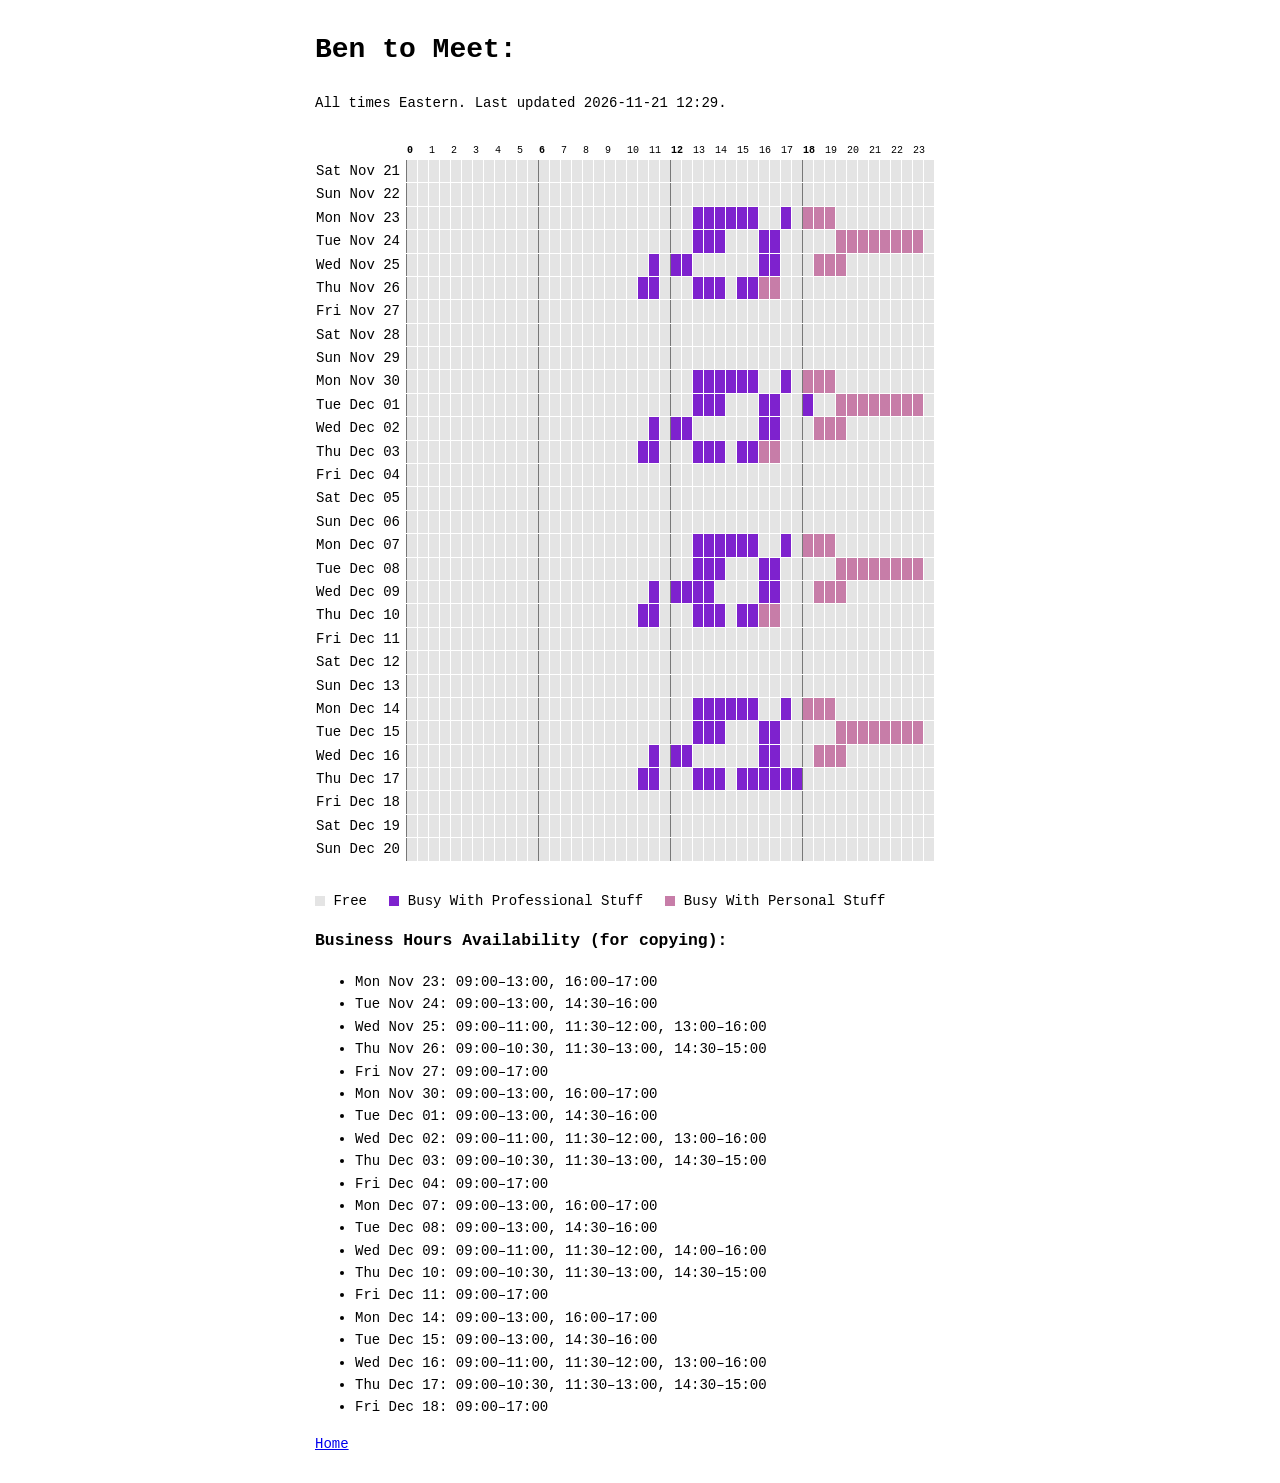
<file: availability/index.html>
<!DOCTYPE html>
<html lang="en"><head><meta charset="utf-8">
<meta name="viewport" content="width=device-width, initial-scale=1">
<title>Ben to Meet</title>
<link rel="stylesheet" href="/style.css">
<style>
.s{overflow-x:auto}
table{border-collapse:separate;border-spacing:1px;margin:1em 0}
th{font-weight:normal;text-align:left;padding:0 6px 0 0;white-space:nowrap}
thead th{font-size:10px;padding:0}
thead th:nth-child(6n+2){font-weight:bold}
td:nth-child(12n+2){box-shadow:-1px 0 0 #777}
td{width:10px;height:10px;background:#e4e4e4;padding:0}
.k{display:inline-block;width:10px;height:10px;vertical-align:middle;margin-left:1em}
.k:first-child{margin-left:0}
.c0{background:#7E22CE}
.c1{background:#C77DA8}
</style></head><body>
<h1>Ben to Meet:</h1>
<p>All times Eastern. Last updated 2026-11-21 12:29.</p>
<div class="s"><table><thead><tr><th></th><th colspan="2">0</th><th colspan="2">1</th><th colspan="2">2</th><th colspan="2">3</th><th colspan="2">4</th><th colspan="2">5</th><th colspan="2">6</th><th colspan="2">7</th><th colspan="2">8</th><th colspan="2">9</th><th colspan="2">10</th><th colspan="2">11</th><th colspan="2">12</th><th colspan="2">13</th><th colspan="2">14</th><th colspan="2">15</th><th colspan="2">16</th><th colspan="2">17</th><th colspan="2">18</th><th colspan="2">19</th><th colspan="2">20</th><th colspan="2">21</th><th colspan="2">22</th><th colspan="2">23</th></tr></thead><tbody>
<tr><th>Sat Nov 21</th><td title="Sat Nov 21 00:00–00:30: Free"></td><td title="Sat Nov 21 00:30–01:00: Free"></td><td title="Sat Nov 21 01:00–01:30: Free"></td><td title="Sat Nov 21 01:30–02:00: Free"></td><td title="Sat Nov 21 02:00–02:30: Free"></td><td title="Sat Nov 21 02:30–03:00: Free"></td><td title="Sat Nov 21 03:00–03:30: Free"></td><td title="Sat Nov 21 03:30–04:00: Free"></td><td title="Sat Nov 21 04:00–04:30: Free"></td><td title="Sat Nov 21 04:30–05:00: Free"></td><td title="Sat Nov 21 05:00–05:30: Free"></td><td title="Sat Nov 21 05:30–06:00: Free"></td><td title="Sat Nov 21 06:00–06:30: Free"></td><td title="Sat Nov 21 06:30–07:00: Free"></td><td title="Sat Nov 21 07:00–07:30: Free"></td><td title="Sat Nov 21 07:30–08:00: Free"></td><td title="Sat Nov 21 08:00–08:30: Free"></td><td title="Sat Nov 21 08:30–09:00: Free"></td><td title="Sat Nov 21 09:00–09:30: Free"></td><td title="Sat Nov 21 09:30–10:00: Free"></td><td title="Sat Nov 21 10:00–10:30: Free"></td><td title="Sat Nov 21 10:30–11:00: Free"></td><td title="Sat Nov 21 11:00–11:30: Free"></td><td title="Sat Nov 21 11:30–12:00: Free"></td><td title="Sat Nov 21 12:00–12:30: Free"></td><td title="Sat Nov 21 12:30–13:00: Free"></td><td title="Sat Nov 21 13:00–13:30: Free"></td><td title="Sat Nov 21 13:30–14:00: Free"></td><td title="Sat Nov 21 14:00–14:30: Free"></td><td title="Sat Nov 21 14:30–15:00: Free"></td><td title="Sat Nov 21 15:00–15:30: Free"></td><td title="Sat Nov 21 15:30–16:00: Free"></td><td title="Sat Nov 21 16:00–16:30: Free"></td><td title="Sat Nov 21 16:30–17:00: Free"></td><td title="Sat Nov 21 17:00–17:30: Free"></td><td title="Sat Nov 21 17:30–18:00: Free"></td><td title="Sat Nov 21 18:00–18:30: Free"></td><td title="Sat Nov 21 18:30–19:00: Free"></td><td title="Sat Nov 21 19:00–19:30: Free"></td><td title="Sat Nov 21 19:30–20:00: Free"></td><td title="Sat Nov 21 20:00–20:30: Free"></td><td title="Sat Nov 21 20:30–21:00: Free"></td><td title="Sat Nov 21 21:00–21:30: Free"></td><td title="Sat Nov 21 21:30–22:00: Free"></td><td title="Sat Nov 21 22:00–22:30: Free"></td><td title="Sat Nov 21 22:30–23:00: Free"></td><td title="Sat Nov 21 23:00–23:30: Free"></td><td title="Sat Nov 21 23:30–24:00: Free"></td></tr>
<tr><th>Sun Nov 22</th><td title="Sun Nov 22 00:00–00:30: Free"></td><td title="Sun Nov 22 00:30–01:00: Free"></td><td title="Sun Nov 22 01:00–01:30: Free"></td><td title="Sun Nov 22 01:30–02:00: Free"></td><td title="Sun Nov 22 02:00–02:30: Free"></td><td title="Sun Nov 22 02:30–03:00: Free"></td><td title="Sun Nov 22 03:00–03:30: Free"></td><td title="Sun Nov 22 03:30–04:00: Free"></td><td title="Sun Nov 22 04:00–04:30: Free"></td><td title="Sun Nov 22 04:30–05:00: Free"></td><td title="Sun Nov 22 05:00–05:30: Free"></td><td title="Sun Nov 22 05:30–06:00: Free"></td><td title="Sun Nov 22 06:00–06:30: Free"></td><td title="Sun Nov 22 06:30–07:00: Free"></td><td title="Sun Nov 22 07:00–07:30: Free"></td><td title="Sun Nov 22 07:30–08:00: Free"></td><td title="Sun Nov 22 08:00–08:30: Free"></td><td title="Sun Nov 22 08:30–09:00: Free"></td><td title="Sun Nov 22 09:00–09:30: Free"></td><td title="Sun Nov 22 09:30–10:00: Free"></td><td title="Sun Nov 22 10:00–10:30: Free"></td><td title="Sun Nov 22 10:30–11:00: Free"></td><td title="Sun Nov 22 11:00–11:30: Free"></td><td title="Sun Nov 22 11:30–12:00: Free"></td><td title="Sun Nov 22 12:00–12:30: Free"></td><td title="Sun Nov 22 12:30–13:00: Free"></td><td title="Sun Nov 22 13:00–13:30: Free"></td><td title="Sun Nov 22 13:30–14:00: Free"></td><td title="Sun Nov 22 14:00–14:30: Free"></td><td title="Sun Nov 22 14:30–15:00: Free"></td><td title="Sun Nov 22 15:00–15:30: Free"></td><td title="Sun Nov 22 15:30–16:00: Free"></td><td title="Sun Nov 22 16:00–16:30: Free"></td><td title="Sun Nov 22 16:30–17:00: Free"></td><td title="Sun Nov 22 17:00–17:30: Free"></td><td title="Sun Nov 22 17:30–18:00: Free"></td><td title="Sun Nov 22 18:00–18:30: Free"></td><td title="Sun Nov 22 18:30–19:00: Free"></td><td title="Sun Nov 22 19:00–19:30: Free"></td><td title="Sun Nov 22 19:30–20:00: Free"></td><td title="Sun Nov 22 20:00–20:30: Free"></td><td title="Sun Nov 22 20:30–21:00: Free"></td><td title="Sun Nov 22 21:00–21:30: Free"></td><td title="Sun Nov 22 21:30–22:00: Free"></td><td title="Sun Nov 22 22:00–22:30: Free"></td><td title="Sun Nov 22 22:30–23:00: Free"></td><td title="Sun Nov 22 23:00–23:30: Free"></td><td title="Sun Nov 22 23:30–24:00: Free"></td></tr>
<tr><th>Mon Nov 23</th><td title="Mon Nov 23 00:00–00:30: Free"></td><td title="Mon Nov 23 00:30–01:00: Free"></td><td title="Mon Nov 23 01:00–01:30: Free"></td><td title="Mon Nov 23 01:30–02:00: Free"></td><td title="Mon Nov 23 02:00–02:30: Free"></td><td title="Mon Nov 23 02:30–03:00: Free"></td><td title="Mon Nov 23 03:00–03:30: Free"></td><td title="Mon Nov 23 03:30–04:00: Free"></td><td title="Mon Nov 23 04:00–04:30: Free"></td><td title="Mon Nov 23 04:30–05:00: Free"></td><td title="Mon Nov 23 05:00–05:30: Free"></td><td title="Mon Nov 23 05:30–06:00: Free"></td><td title="Mon Nov 23 06:00–06:30: Free"></td><td title="Mon Nov 23 06:30–07:00: Free"></td><td title="Mon Nov 23 07:00–07:30: Free"></td><td title="Mon Nov 23 07:30–08:00: Free"></td><td title="Mon Nov 23 08:00–08:30: Free"></td><td title="Mon Nov 23 08:30–09:00: Free"></td><td title="Mon Nov 23 09:00–09:30: Free"></td><td title="Mon Nov 23 09:30–10:00: Free"></td><td title="Mon Nov 23 10:00–10:30: Free"></td><td title="Mon Nov 23 10:30–11:00: Free"></td><td title="Mon Nov 23 11:00–11:30: Free"></td><td title="Mon Nov 23 11:30–12:00: Free"></td><td title="Mon Nov 23 12:00–12:30: Free"></td><td title="Mon Nov 23 12:30–13:00: Free"></td><td class="c0" title="Mon Nov 23 13:00–13:30: Busy With Professional Stuff"></td><td class="c0" title="Mon Nov 23 13:30–14:00: Busy With Professional Stuff"></td><td class="c0" title="Mon Nov 23 14:00–14:30: Busy With Professional Stuff"></td><td class="c0" title="Mon Nov 23 14:30–15:00: Busy With Professional Stuff"></td><td class="c0" title="Mon Nov 23 15:00–15:30: Busy With Professional Stuff"></td><td class="c0" title="Mon Nov 23 15:30–16:00: Busy With Professional Stuff"></td><td title="Mon Nov 23 16:00–16:30: Free"></td><td title="Mon Nov 23 16:30–17:00: Free"></td><td class="c0" title="Mon Nov 23 17:00–17:30: Busy With Professional Stuff"></td><td title="Mon Nov 23 17:30–18:00: Free"></td><td class="c1" title="Mon Nov 23 18:00–18:30: Busy With Personal Stuff"></td><td class="c1" title="Mon Nov 23 18:30–19:00: Busy With Personal Stuff"></td><td class="c1" title="Mon Nov 23 19:00–19:30: Busy With Personal Stuff"></td><td title="Mon Nov 23 19:30–20:00: Free"></td><td title="Mon Nov 23 20:00–20:30: Free"></td><td title="Mon Nov 23 20:30–21:00: Free"></td><td title="Mon Nov 23 21:00–21:30: Free"></td><td title="Mon Nov 23 21:30–22:00: Free"></td><td title="Mon Nov 23 22:00–22:30: Free"></td><td title="Mon Nov 23 22:30–23:00: Free"></td><td title="Mon Nov 23 23:00–23:30: Free"></td><td title="Mon Nov 23 23:30–24:00: Free"></td></tr>
<tr><th>Tue Nov 24</th><td title="Tue Nov 24 00:00–00:30: Free"></td><td title="Tue Nov 24 00:30–01:00: Free"></td><td title="Tue Nov 24 01:00–01:30: Free"></td><td title="Tue Nov 24 01:30–02:00: Free"></td><td title="Tue Nov 24 02:00–02:30: Free"></td><td title="Tue Nov 24 02:30–03:00: Free"></td><td title="Tue Nov 24 03:00–03:30: Free"></td><td title="Tue Nov 24 03:30–04:00: Free"></td><td title="Tue Nov 24 04:00–04:30: Free"></td><td title="Tue Nov 24 04:30–05:00: Free"></td><td title="Tue Nov 24 05:00–05:30: Free"></td><td title="Tue Nov 24 05:30–06:00: Free"></td><td title="Tue Nov 24 06:00–06:30: Free"></td><td title="Tue Nov 24 06:30–07:00: Free"></td><td title="Tue Nov 24 07:00–07:30: Free"></td><td title="Tue Nov 24 07:30–08:00: Free"></td><td title="Tue Nov 24 08:00–08:30: Free"></td><td title="Tue Nov 24 08:30–09:00: Free"></td><td title="Tue Nov 24 09:00–09:30: Free"></td><td title="Tue Nov 24 09:30–10:00: Free"></td><td title="Tue Nov 24 10:00–10:30: Free"></td><td title="Tue Nov 24 10:30–11:00: Free"></td><td title="Tue Nov 24 11:00–11:30: Free"></td><td title="Tue Nov 24 11:30–12:00: Free"></td><td title="Tue Nov 24 12:00–12:30: Free"></td><td title="Tue Nov 24 12:30–13:00: Free"></td><td class="c0" title="Tue Nov 24 13:00–13:30: Busy With Professional Stuff"></td><td class="c0" title="Tue Nov 24 13:30–14:00: Busy With Professional Stuff"></td><td class="c0" title="Tue Nov 24 14:00–14:30: Busy With Professional Stuff"></td><td title="Tue Nov 24 14:30–15:00: Free"></td><td title="Tue Nov 24 15:00–15:30: Free"></td><td title="Tue Nov 24 15:30–16:00: Free"></td><td class="c0" title="Tue Nov 24 16:00–16:30: Busy With Professional Stuff"></td><td class="c0" title="Tue Nov 24 16:30–17:00: Busy With Professional Stuff"></td><td title="Tue Nov 24 17:00–17:30: Free"></td><td title="Tue Nov 24 17:30–18:00: Free"></td><td title="Tue Nov 24 18:00–18:30: Free"></td><td title="Tue Nov 24 18:30–19:00: Free"></td><td title="Tue Nov 24 19:00–19:30: Free"></td><td class="c1" title="Tue Nov 24 19:30–20:00: Busy With Personal Stuff"></td><td class="c1" title="Tue Nov 24 20:00–20:30: Busy With Personal Stuff"></td><td class="c1" title="Tue Nov 24 20:30–21:00: Busy With Personal Stuff"></td><td class="c1" title="Tue Nov 24 21:00–21:30: Busy With Personal Stuff"></td><td class="c1" title="Tue Nov 24 21:30–22:00: Busy With Personal Stuff"></td><td class="c1" title="Tue Nov 24 22:00–22:30: Busy With Personal Stuff"></td><td class="c1" title="Tue Nov 24 22:30–23:00: Busy With Personal Stuff"></td><td class="c1" title="Tue Nov 24 23:00–23:30: Busy With Personal Stuff"></td><td title="Tue Nov 24 23:30–24:00: Free"></td></tr>
<tr><th>Wed Nov 25</th><td title="Wed Nov 25 00:00–00:30: Free"></td><td title="Wed Nov 25 00:30–01:00: Free"></td><td title="Wed Nov 25 01:00–01:30: Free"></td><td title="Wed Nov 25 01:30–02:00: Free"></td><td title="Wed Nov 25 02:00–02:30: Free"></td><td title="Wed Nov 25 02:30–03:00: Free"></td><td title="Wed Nov 25 03:00–03:30: Free"></td><td title="Wed Nov 25 03:30–04:00: Free"></td><td title="Wed Nov 25 04:00–04:30: Free"></td><td title="Wed Nov 25 04:30–05:00: Free"></td><td title="Wed Nov 25 05:00–05:30: Free"></td><td title="Wed Nov 25 05:30–06:00: Free"></td><td title="Wed Nov 25 06:00–06:30: Free"></td><td title="Wed Nov 25 06:30–07:00: Free"></td><td title="Wed Nov 25 07:00–07:30: Free"></td><td title="Wed Nov 25 07:30–08:00: Free"></td><td title="Wed Nov 25 08:00–08:30: Free"></td><td title="Wed Nov 25 08:30–09:00: Free"></td><td title="Wed Nov 25 09:00–09:30: Free"></td><td title="Wed Nov 25 09:30–10:00: Free"></td><td title="Wed Nov 25 10:00–10:30: Free"></td><td title="Wed Nov 25 10:30–11:00: Free"></td><td class="c0" title="Wed Nov 25 11:00–11:30: Busy With Professional Stuff"></td><td title="Wed Nov 25 11:30–12:00: Free"></td><td class="c0" title="Wed Nov 25 12:00–12:30: Busy With Professional Stuff"></td><td class="c0" title="Wed Nov 25 12:30–13:00: Busy With Professional Stuff"></td><td title="Wed Nov 25 13:00–13:30: Free"></td><td title="Wed Nov 25 13:30–14:00: Free"></td><td title="Wed Nov 25 14:00–14:30: Free"></td><td title="Wed Nov 25 14:30–15:00: Free"></td><td title="Wed Nov 25 15:00–15:30: Free"></td><td title="Wed Nov 25 15:30–16:00: Free"></td><td class="c0" title="Wed Nov 25 16:00–16:30: Busy With Professional Stuff"></td><td class="c0" title="Wed Nov 25 16:30–17:00: Busy With Professional Stuff"></td><td title="Wed Nov 25 17:00–17:30: Free"></td><td title="Wed Nov 25 17:30–18:00: Free"></td><td title="Wed Nov 25 18:00–18:30: Free"></td><td class="c1" title="Wed Nov 25 18:30–19:00: Busy With Personal Stuff"></td><td class="c1" title="Wed Nov 25 19:00–19:30: Busy With Personal Stuff"></td><td class="c1" title="Wed Nov 25 19:30–20:00: Busy With Personal Stuff"></td><td title="Wed Nov 25 20:00–20:30: Free"></td><td title="Wed Nov 25 20:30–21:00: Free"></td><td title="Wed Nov 25 21:00–21:30: Free"></td><td title="Wed Nov 25 21:30–22:00: Free"></td><td title="Wed Nov 25 22:00–22:30: Free"></td><td title="Wed Nov 25 22:30–23:00: Free"></td><td title="Wed Nov 25 23:00–23:30: Free"></td><td title="Wed Nov 25 23:30–24:00: Free"></td></tr>
<tr><th>Thu Nov 26</th><td title="Thu Nov 26 00:00–00:30: Free"></td><td title="Thu Nov 26 00:30–01:00: Free"></td><td title="Thu Nov 26 01:00–01:30: Free"></td><td title="Thu Nov 26 01:30–02:00: Free"></td><td title="Thu Nov 26 02:00–02:30: Free"></td><td title="Thu Nov 26 02:30–03:00: Free"></td><td title="Thu Nov 26 03:00–03:30: Free"></td><td title="Thu Nov 26 03:30–04:00: Free"></td><td title="Thu Nov 26 04:00–04:30: Free"></td><td title="Thu Nov 26 04:30–05:00: Free"></td><td title="Thu Nov 26 05:00–05:30: Free"></td><td title="Thu Nov 26 05:30–06:00: Free"></td><td title="Thu Nov 26 06:00–06:30: Free"></td><td title="Thu Nov 26 06:30–07:00: Free"></td><td title="Thu Nov 26 07:00–07:30: Free"></td><td title="Thu Nov 26 07:30–08:00: Free"></td><td title="Thu Nov 26 08:00–08:30: Free"></td><td title="Thu Nov 26 08:30–09:00: Free"></td><td title="Thu Nov 26 09:00–09:30: Free"></td><td title="Thu Nov 26 09:30–10:00: Free"></td><td title="Thu Nov 26 10:00–10:30: Free"></td><td class="c0" title="Thu Nov 26 10:30–11:00: Busy With Professional Stuff"></td><td class="c0" title="Thu Nov 26 11:00–11:30: Busy With Professional Stuff"></td><td title="Thu Nov 26 11:30–12:00: Free"></td><td title="Thu Nov 26 12:00–12:30: Free"></td><td title="Thu Nov 26 12:30–13:00: Free"></td><td class="c0" title="Thu Nov 26 13:00–13:30: Busy With Professional Stuff"></td><td class="c0" title="Thu Nov 26 13:30–14:00: Busy With Professional Stuff"></td><td class="c0" title="Thu Nov 26 14:00–14:30: Busy With Professional Stuff"></td><td title="Thu Nov 26 14:30–15:00: Free"></td><td class="c0" title="Thu Nov 26 15:00–15:30: Busy With Professional Stuff"></td><td class="c0" title="Thu Nov 26 15:30–16:00: Busy With Professional Stuff"></td><td class="c1" title="Thu Nov 26 16:00–16:30: Busy With Personal Stuff"></td><td class="c1" title="Thu Nov 26 16:30–17:00: Busy With Personal Stuff"></td><td title="Thu Nov 26 17:00–17:30: Free"></td><td title="Thu Nov 26 17:30–18:00: Free"></td><td title="Thu Nov 26 18:00–18:30: Free"></td><td title="Thu Nov 26 18:30–19:00: Free"></td><td title="Thu Nov 26 19:00–19:30: Free"></td><td title="Thu Nov 26 19:30–20:00: Free"></td><td title="Thu Nov 26 20:00–20:30: Free"></td><td title="Thu Nov 26 20:30–21:00: Free"></td><td title="Thu Nov 26 21:00–21:30: Free"></td><td title="Thu Nov 26 21:30–22:00: Free"></td><td title="Thu Nov 26 22:00–22:30: Free"></td><td title="Thu Nov 26 22:30–23:00: Free"></td><td title="Thu Nov 26 23:00–23:30: Free"></td><td title="Thu Nov 26 23:30–24:00: Free"></td></tr>
<tr><th>Fri Nov 27</th><td title="Fri Nov 27 00:00–00:30: Free"></td><td title="Fri Nov 27 00:30–01:00: Free"></td><td title="Fri Nov 27 01:00–01:30: Free"></td><td title="Fri Nov 27 01:30–02:00: Free"></td><td title="Fri Nov 27 02:00–02:30: Free"></td><td title="Fri Nov 27 02:30–03:00: Free"></td><td title="Fri Nov 27 03:00–03:30: Free"></td><td title="Fri Nov 27 03:30–04:00: Free"></td><td title="Fri Nov 27 04:00–04:30: Free"></td><td title="Fri Nov 27 04:30–05:00: Free"></td><td title="Fri Nov 27 05:00–05:30: Free"></td><td title="Fri Nov 27 05:30–06:00: Free"></td><td title="Fri Nov 27 06:00–06:30: Free"></td><td title="Fri Nov 27 06:30–07:00: Free"></td><td title="Fri Nov 27 07:00–07:30: Free"></td><td title="Fri Nov 27 07:30–08:00: Free"></td><td title="Fri Nov 27 08:00–08:30: Free"></td><td title="Fri Nov 27 08:30–09:00: Free"></td><td title="Fri Nov 27 09:00–09:30: Free"></td><td title="Fri Nov 27 09:30–10:00: Free"></td><td title="Fri Nov 27 10:00–10:30: Free"></td><td title="Fri Nov 27 10:30–11:00: Free"></td><td title="Fri Nov 27 11:00–11:30: Free"></td><td title="Fri Nov 27 11:30–12:00: Free"></td><td title="Fri Nov 27 12:00–12:30: Free"></td><td title="Fri Nov 27 12:30–13:00: Free"></td><td title="Fri Nov 27 13:00–13:30: Free"></td><td title="Fri Nov 27 13:30–14:00: Free"></td><td title="Fri Nov 27 14:00–14:30: Free"></td><td title="Fri Nov 27 14:30–15:00: Free"></td><td title="Fri Nov 27 15:00–15:30: Free"></td><td title="Fri Nov 27 15:30–16:00: Free"></td><td title="Fri Nov 27 16:00–16:30: Free"></td><td title="Fri Nov 27 16:30–17:00: Free"></td><td title="Fri Nov 27 17:00–17:30: Free"></td><td title="Fri Nov 27 17:30–18:00: Free"></td><td title="Fri Nov 27 18:00–18:30: Free"></td><td title="Fri Nov 27 18:30–19:00: Free"></td><td title="Fri Nov 27 19:00–19:30: Free"></td><td title="Fri Nov 27 19:30–20:00: Free"></td><td title="Fri Nov 27 20:00–20:30: Free"></td><td title="Fri Nov 27 20:30–21:00: Free"></td><td title="Fri Nov 27 21:00–21:30: Free"></td><td title="Fri Nov 27 21:30–22:00: Free"></td><td title="Fri Nov 27 22:00–22:30: Free"></td><td title="Fri Nov 27 22:30–23:00: Free"></td><td title="Fri Nov 27 23:00–23:30: Free"></td><td title="Fri Nov 27 23:30–24:00: Free"></td></tr>
<tr><th>Sat Nov 28</th><td title="Sat Nov 28 00:00–00:30: Free"></td><td title="Sat Nov 28 00:30–01:00: Free"></td><td title="Sat Nov 28 01:00–01:30: Free"></td><td title="Sat Nov 28 01:30–02:00: Free"></td><td title="Sat Nov 28 02:00–02:30: Free"></td><td title="Sat Nov 28 02:30–03:00: Free"></td><td title="Sat Nov 28 03:00–03:30: Free"></td><td title="Sat Nov 28 03:30–04:00: Free"></td><td title="Sat Nov 28 04:00–04:30: Free"></td><td title="Sat Nov 28 04:30–05:00: Free"></td><td title="Sat Nov 28 05:00–05:30: Free"></td><td title="Sat Nov 28 05:30–06:00: Free"></td><td title="Sat Nov 28 06:00–06:30: Free"></td><td title="Sat Nov 28 06:30–07:00: Free"></td><td title="Sat Nov 28 07:00–07:30: Free"></td><td title="Sat Nov 28 07:30–08:00: Free"></td><td title="Sat Nov 28 08:00–08:30: Free"></td><td title="Sat Nov 28 08:30–09:00: Free"></td><td title="Sat Nov 28 09:00–09:30: Free"></td><td title="Sat Nov 28 09:30–10:00: Free"></td><td title="Sat Nov 28 10:00–10:30: Free"></td><td title="Sat Nov 28 10:30–11:00: Free"></td><td title="Sat Nov 28 11:00–11:30: Free"></td><td title="Sat Nov 28 11:30–12:00: Free"></td><td title="Sat Nov 28 12:00–12:30: Free"></td><td title="Sat Nov 28 12:30–13:00: Free"></td><td title="Sat Nov 28 13:00–13:30: Free"></td><td title="Sat Nov 28 13:30–14:00: Free"></td><td title="Sat Nov 28 14:00–14:30: Free"></td><td title="Sat Nov 28 14:30–15:00: Free"></td><td title="Sat Nov 28 15:00–15:30: Free"></td><td title="Sat Nov 28 15:30–16:00: Free"></td><td title="Sat Nov 28 16:00–16:30: Free"></td><td title="Sat Nov 28 16:30–17:00: Free"></td><td title="Sat Nov 28 17:00–17:30: Free"></td><td title="Sat Nov 28 17:30–18:00: Free"></td><td title="Sat Nov 28 18:00–18:30: Free"></td><td title="Sat Nov 28 18:30–19:00: Free"></td><td title="Sat Nov 28 19:00–19:30: Free"></td><td title="Sat Nov 28 19:30–20:00: Free"></td><td title="Sat Nov 28 20:00–20:30: Free"></td><td title="Sat Nov 28 20:30–21:00: Free"></td><td title="Sat Nov 28 21:00–21:30: Free"></td><td title="Sat Nov 28 21:30–22:00: Free"></td><td title="Sat Nov 28 22:00–22:30: Free"></td><td title="Sat Nov 28 22:30–23:00: Free"></td><td title="Sat Nov 28 23:00–23:30: Free"></td><td title="Sat Nov 28 23:30–24:00: Free"></td></tr>
<tr><th>Sun Nov 29</th><td title="Sun Nov 29 00:00–00:30: Free"></td><td title="Sun Nov 29 00:30–01:00: Free"></td><td title="Sun Nov 29 01:00–01:30: Free"></td><td title="Sun Nov 29 01:30–02:00: Free"></td><td title="Sun Nov 29 02:00–02:30: Free"></td><td title="Sun Nov 29 02:30–03:00: Free"></td><td title="Sun Nov 29 03:00–03:30: Free"></td><td title="Sun Nov 29 03:30–04:00: Free"></td><td title="Sun Nov 29 04:00–04:30: Free"></td><td title="Sun Nov 29 04:30–05:00: Free"></td><td title="Sun Nov 29 05:00–05:30: Free"></td><td title="Sun Nov 29 05:30–06:00: Free"></td><td title="Sun Nov 29 06:00–06:30: Free"></td><td title="Sun Nov 29 06:30–07:00: Free"></td><td title="Sun Nov 29 07:00–07:30: Free"></td><td title="Sun Nov 29 07:30–08:00: Free"></td><td title="Sun Nov 29 08:00–08:30: Free"></td><td title="Sun Nov 29 08:30–09:00: Free"></td><td title="Sun Nov 29 09:00–09:30: Free"></td><td title="Sun Nov 29 09:30–10:00: Free"></td><td title="Sun Nov 29 10:00–10:30: Free"></td><td title="Sun Nov 29 10:30–11:00: Free"></td><td title="Sun Nov 29 11:00–11:30: Free"></td><td title="Sun Nov 29 11:30–12:00: Free"></td><td title="Sun Nov 29 12:00–12:30: Free"></td><td title="Sun Nov 29 12:30–13:00: Free"></td><td title="Sun Nov 29 13:00–13:30: Free"></td><td title="Sun Nov 29 13:30–14:00: Free"></td><td title="Sun Nov 29 14:00–14:30: Free"></td><td title="Sun Nov 29 14:30–15:00: Free"></td><td title="Sun Nov 29 15:00–15:30: Free"></td><td title="Sun Nov 29 15:30–16:00: Free"></td><td title="Sun Nov 29 16:00–16:30: Free"></td><td title="Sun Nov 29 16:30–17:00: Free"></td><td title="Sun Nov 29 17:00–17:30: Free"></td><td title="Sun Nov 29 17:30–18:00: Free"></td><td title="Sun Nov 29 18:00–18:30: Free"></td><td title="Sun Nov 29 18:30–19:00: Free"></td><td title="Sun Nov 29 19:00–19:30: Free"></td><td title="Sun Nov 29 19:30–20:00: Free"></td><td title="Sun Nov 29 20:00–20:30: Free"></td><td title="Sun Nov 29 20:30–21:00: Free"></td><td title="Sun Nov 29 21:00–21:30: Free"></td><td title="Sun Nov 29 21:30–22:00: Free"></td><td title="Sun Nov 29 22:00–22:30: Free"></td><td title="Sun Nov 29 22:30–23:00: Free"></td><td title="Sun Nov 29 23:00–23:30: Free"></td><td title="Sun Nov 29 23:30–24:00: Free"></td></tr>
<tr><th>Mon Nov 30</th><td title="Mon Nov 30 00:00–00:30: Free"></td><td title="Mon Nov 30 00:30–01:00: Free"></td><td title="Mon Nov 30 01:00–01:30: Free"></td><td title="Mon Nov 30 01:30–02:00: Free"></td><td title="Mon Nov 30 02:00–02:30: Free"></td><td title="Mon Nov 30 02:30–03:00: Free"></td><td title="Mon Nov 30 03:00–03:30: Free"></td><td title="Mon Nov 30 03:30–04:00: Free"></td><td title="Mon Nov 30 04:00–04:30: Free"></td><td title="Mon Nov 30 04:30–05:00: Free"></td><td title="Mon Nov 30 05:00–05:30: Free"></td><td title="Mon Nov 30 05:30–06:00: Free"></td><td title="Mon Nov 30 06:00–06:30: Free"></td><td title="Mon Nov 30 06:30–07:00: Free"></td><td title="Mon Nov 30 07:00–07:30: Free"></td><td title="Mon Nov 30 07:30–08:00: Free"></td><td title="Mon Nov 30 08:00–08:30: Free"></td><td title="Mon Nov 30 08:30–09:00: Free"></td><td title="Mon Nov 30 09:00–09:30: Free"></td><td title="Mon Nov 30 09:30–10:00: Free"></td><td title="Mon Nov 30 10:00–10:30: Free"></td><td title="Mon Nov 30 10:30–11:00: Free"></td><td title="Mon Nov 30 11:00–11:30: Free"></td><td title="Mon Nov 30 11:30–12:00: Free"></td><td title="Mon Nov 30 12:00–12:30: Free"></td><td title="Mon Nov 30 12:30–13:00: Free"></td><td class="c0" title="Mon Nov 30 13:00–13:30: Busy With Professional Stuff"></td><td class="c0" title="Mon Nov 30 13:30–14:00: Busy With Professional Stuff"></td><td class="c0" title="Mon Nov 30 14:00–14:30: Busy With Professional Stuff"></td><td class="c0" title="Mon Nov 30 14:30–15:00: Busy With Professional Stuff"></td><td class="c0" title="Mon Nov 30 15:00–15:30: Busy With Professional Stuff"></td><td class="c0" title="Mon Nov 30 15:30–16:00: Busy With Professional Stuff"></td><td title="Mon Nov 30 16:00–16:30: Free"></td><td title="Mon Nov 30 16:30–17:00: Free"></td><td class="c0" title="Mon Nov 30 17:00–17:30: Busy With Professional Stuff"></td><td title="Mon Nov 30 17:30–18:00: Free"></td><td class="c1" title="Mon Nov 30 18:00–18:30: Busy With Personal Stuff"></td><td class="c1" title="Mon Nov 30 18:30–19:00: Busy With Personal Stuff"></td><td class="c1" title="Mon Nov 30 19:00–19:30: Busy With Personal Stuff"></td><td title="Mon Nov 30 19:30–20:00: Free"></td><td title="Mon Nov 30 20:00–20:30: Free"></td><td title="Mon Nov 30 20:30–21:00: Free"></td><td title="Mon Nov 30 21:00–21:30: Free"></td><td title="Mon Nov 30 21:30–22:00: Free"></td><td title="Mon Nov 30 22:00–22:30: Free"></td><td title="Mon Nov 30 22:30–23:00: Free"></td><td title="Mon Nov 30 23:00–23:30: Free"></td><td title="Mon Nov 30 23:30–24:00: Free"></td></tr>
<tr><th>Tue Dec 01</th><td title="Tue Dec 01 00:00–00:30: Free"></td><td title="Tue Dec 01 00:30–01:00: Free"></td><td title="Tue Dec 01 01:00–01:30: Free"></td><td title="Tue Dec 01 01:30–02:00: Free"></td><td title="Tue Dec 01 02:00–02:30: Free"></td><td title="Tue Dec 01 02:30–03:00: Free"></td><td title="Tue Dec 01 03:00–03:30: Free"></td><td title="Tue Dec 01 03:30–04:00: Free"></td><td title="Tue Dec 01 04:00–04:30: Free"></td><td title="Tue Dec 01 04:30–05:00: Free"></td><td title="Tue Dec 01 05:00–05:30: Free"></td><td title="Tue Dec 01 05:30–06:00: Free"></td><td title="Tue Dec 01 06:00–06:30: Free"></td><td title="Tue Dec 01 06:30–07:00: Free"></td><td title="Tue Dec 01 07:00–07:30: Free"></td><td title="Tue Dec 01 07:30–08:00: Free"></td><td title="Tue Dec 01 08:00–08:30: Free"></td><td title="Tue Dec 01 08:30–09:00: Free"></td><td title="Tue Dec 01 09:00–09:30: Free"></td><td title="Tue Dec 01 09:30–10:00: Free"></td><td title="Tue Dec 01 10:00–10:30: Free"></td><td title="Tue Dec 01 10:30–11:00: Free"></td><td title="Tue Dec 01 11:00–11:30: Free"></td><td title="Tue Dec 01 11:30–12:00: Free"></td><td title="Tue Dec 01 12:00–12:30: Free"></td><td title="Tue Dec 01 12:30–13:00: Free"></td><td class="c0" title="Tue Dec 01 13:00–13:30: Busy With Professional Stuff"></td><td class="c0" title="Tue Dec 01 13:30–14:00: Busy With Professional Stuff"></td><td class="c0" title="Tue Dec 01 14:00–14:30: Busy With Professional Stuff"></td><td title="Tue Dec 01 14:30–15:00: Free"></td><td title="Tue Dec 01 15:00–15:30: Free"></td><td title="Tue Dec 01 15:30–16:00: Free"></td><td class="c0" title="Tue Dec 01 16:00–16:30: Busy With Professional Stuff"></td><td class="c0" title="Tue Dec 01 16:30–17:00: Busy With Professional Stuff"></td><td title="Tue Dec 01 17:00–17:30: Free"></td><td title="Tue Dec 01 17:30–18:00: Free"></td><td class="c0" title="Tue Dec 01 18:00–18:30: Busy With Professional Stuff"></td><td title="Tue Dec 01 18:30–19:00: Free"></td><td title="Tue Dec 01 19:00–19:30: Free"></td><td class="c1" title="Tue Dec 01 19:30–20:00: Busy With Personal Stuff"></td><td class="c1" title="Tue Dec 01 20:00–20:30: Busy With Personal Stuff"></td><td class="c1" title="Tue Dec 01 20:30–21:00: Busy With Personal Stuff"></td><td class="c1" title="Tue Dec 01 21:00–21:30: Busy With Personal Stuff"></td><td class="c1" title="Tue Dec 01 21:30–22:00: Busy With Personal Stuff"></td><td class="c1" title="Tue Dec 01 22:00–22:30: Busy With Personal Stuff"></td><td class="c1" title="Tue Dec 01 22:30–23:00: Busy With Personal Stuff"></td><td class="c1" title="Tue Dec 01 23:00–23:30: Busy With Personal Stuff"></td><td title="Tue Dec 01 23:30–24:00: Free"></td></tr>
<tr><th>Wed Dec 02</th><td title="Wed Dec 02 00:00–00:30: Free"></td><td title="Wed Dec 02 00:30–01:00: Free"></td><td title="Wed Dec 02 01:00–01:30: Free"></td><td title="Wed Dec 02 01:30–02:00: Free"></td><td title="Wed Dec 02 02:00–02:30: Free"></td><td title="Wed Dec 02 02:30–03:00: Free"></td><td title="Wed Dec 02 03:00–03:30: Free"></td><td title="Wed Dec 02 03:30–04:00: Free"></td><td title="Wed Dec 02 04:00–04:30: Free"></td><td title="Wed Dec 02 04:30–05:00: Free"></td><td title="Wed Dec 02 05:00–05:30: Free"></td><td title="Wed Dec 02 05:30–06:00: Free"></td><td title="Wed Dec 02 06:00–06:30: Free"></td><td title="Wed Dec 02 06:30–07:00: Free"></td><td title="Wed Dec 02 07:00–07:30: Free"></td><td title="Wed Dec 02 07:30–08:00: Free"></td><td title="Wed Dec 02 08:00–08:30: Free"></td><td title="Wed Dec 02 08:30–09:00: Free"></td><td title="Wed Dec 02 09:00–09:30: Free"></td><td title="Wed Dec 02 09:30–10:00: Free"></td><td title="Wed Dec 02 10:00–10:30: Free"></td><td title="Wed Dec 02 10:30–11:00: Free"></td><td class="c0" title="Wed Dec 02 11:00–11:30: Busy With Professional Stuff"></td><td title="Wed Dec 02 11:30–12:00: Free"></td><td class="c0" title="Wed Dec 02 12:00–12:30: Busy With Professional Stuff"></td><td class="c0" title="Wed Dec 02 12:30–13:00: Busy With Professional Stuff"></td><td title="Wed Dec 02 13:00–13:30: Free"></td><td title="Wed Dec 02 13:30–14:00: Free"></td><td title="Wed Dec 02 14:00–14:30: Free"></td><td title="Wed Dec 02 14:30–15:00: Free"></td><td title="Wed Dec 02 15:00–15:30: Free"></td><td title="Wed Dec 02 15:30–16:00: Free"></td><td class="c0" title="Wed Dec 02 16:00–16:30: Busy With Professional Stuff"></td><td class="c0" title="Wed Dec 02 16:30–17:00: Busy With Professional Stuff"></td><td title="Wed Dec 02 17:00–17:30: Free"></td><td title="Wed Dec 02 17:30–18:00: Free"></td><td title="Wed Dec 02 18:00–18:30: Free"></td><td class="c1" title="Wed Dec 02 18:30–19:00: Busy With Personal Stuff"></td><td class="c1" title="Wed Dec 02 19:00–19:30: Busy With Personal Stuff"></td><td class="c1" title="Wed Dec 02 19:30–20:00: Busy With Personal Stuff"></td><td title="Wed Dec 02 20:00–20:30: Free"></td><td title="Wed Dec 02 20:30–21:00: Free"></td><td title="Wed Dec 02 21:00–21:30: Free"></td><td title="Wed Dec 02 21:30–22:00: Free"></td><td title="Wed Dec 02 22:00–22:30: Free"></td><td title="Wed Dec 02 22:30–23:00: Free"></td><td title="Wed Dec 02 23:00–23:30: Free"></td><td title="Wed Dec 02 23:30–24:00: Free"></td></tr>
<tr><th>Thu Dec 03</th><td title="Thu Dec 03 00:00–00:30: Free"></td><td title="Thu Dec 03 00:30–01:00: Free"></td><td title="Thu Dec 03 01:00–01:30: Free"></td><td title="Thu Dec 03 01:30–02:00: Free"></td><td title="Thu Dec 03 02:00–02:30: Free"></td><td title="Thu Dec 03 02:30–03:00: Free"></td><td title="Thu Dec 03 03:00–03:30: Free"></td><td title="Thu Dec 03 03:30–04:00: Free"></td><td title="Thu Dec 03 04:00–04:30: Free"></td><td title="Thu Dec 03 04:30–05:00: Free"></td><td title="Thu Dec 03 05:00–05:30: Free"></td><td title="Thu Dec 03 05:30–06:00: Free"></td><td title="Thu Dec 03 06:00–06:30: Free"></td><td title="Thu Dec 03 06:30–07:00: Free"></td><td title="Thu Dec 03 07:00–07:30: Free"></td><td title="Thu Dec 03 07:30–08:00: Free"></td><td title="Thu Dec 03 08:00–08:30: Free"></td><td title="Thu Dec 03 08:30–09:00: Free"></td><td title="Thu Dec 03 09:00–09:30: Free"></td><td title="Thu Dec 03 09:30–10:00: Free"></td><td title="Thu Dec 03 10:00–10:30: Free"></td><td class="c0" title="Thu Dec 03 10:30–11:00: Busy With Professional Stuff"></td><td class="c0" title="Thu Dec 03 11:00–11:30: Busy With Professional Stuff"></td><td title="Thu Dec 03 11:30–12:00: Free"></td><td title="Thu Dec 03 12:00–12:30: Free"></td><td title="Thu Dec 03 12:30–13:00: Free"></td><td class="c0" title="Thu Dec 03 13:00–13:30: Busy With Professional Stuff"></td><td class="c0" title="Thu Dec 03 13:30–14:00: Busy With Professional Stuff"></td><td class="c0" title="Thu Dec 03 14:00–14:30: Busy With Professional Stuff"></td><td title="Thu Dec 03 14:30–15:00: Free"></td><td class="c0" title="Thu Dec 03 15:00–15:30: Busy With Professional Stuff"></td><td class="c0" title="Thu Dec 03 15:30–16:00: Busy With Professional Stuff"></td><td class="c1" title="Thu Dec 03 16:00–16:30: Busy With Personal Stuff"></td><td class="c1" title="Thu Dec 03 16:30–17:00: Busy With Personal Stuff"></td><td title="Thu Dec 03 17:00–17:30: Free"></td><td title="Thu Dec 03 17:30–18:00: Free"></td><td title="Thu Dec 03 18:00–18:30: Free"></td><td title="Thu Dec 03 18:30–19:00: Free"></td><td title="Thu Dec 03 19:00–19:30: Free"></td><td title="Thu Dec 03 19:30–20:00: Free"></td><td title="Thu Dec 03 20:00–20:30: Free"></td><td title="Thu Dec 03 20:30–21:00: Free"></td><td title="Thu Dec 03 21:00–21:30: Free"></td><td title="Thu Dec 03 21:30–22:00: Free"></td><td title="Thu Dec 03 22:00–22:30: Free"></td><td title="Thu Dec 03 22:30–23:00: Free"></td><td title="Thu Dec 03 23:00–23:30: Free"></td><td title="Thu Dec 03 23:30–24:00: Free"></td></tr>
<tr><th>Fri Dec 04</th><td title="Fri Dec 04 00:00–00:30: Free"></td><td title="Fri Dec 04 00:30–01:00: Free"></td><td title="Fri Dec 04 01:00–01:30: Free"></td><td title="Fri Dec 04 01:30–02:00: Free"></td><td title="Fri Dec 04 02:00–02:30: Free"></td><td title="Fri Dec 04 02:30–03:00: Free"></td><td title="Fri Dec 04 03:00–03:30: Free"></td><td title="Fri Dec 04 03:30–04:00: Free"></td><td title="Fri Dec 04 04:00–04:30: Free"></td><td title="Fri Dec 04 04:30–05:00: Free"></td><td title="Fri Dec 04 05:00–05:30: Free"></td><td title="Fri Dec 04 05:30–06:00: Free"></td><td title="Fri Dec 04 06:00–06:30: Free"></td><td title="Fri Dec 04 06:30–07:00: Free"></td><td title="Fri Dec 04 07:00–07:30: Free"></td><td title="Fri Dec 04 07:30–08:00: Free"></td><td title="Fri Dec 04 08:00–08:30: Free"></td><td title="Fri Dec 04 08:30–09:00: Free"></td><td title="Fri Dec 04 09:00–09:30: Free"></td><td title="Fri Dec 04 09:30–10:00: Free"></td><td title="Fri Dec 04 10:00–10:30: Free"></td><td title="Fri Dec 04 10:30–11:00: Free"></td><td title="Fri Dec 04 11:00–11:30: Free"></td><td title="Fri Dec 04 11:30–12:00: Free"></td><td title="Fri Dec 04 12:00–12:30: Free"></td><td title="Fri Dec 04 12:30–13:00: Free"></td><td title="Fri Dec 04 13:00–13:30: Free"></td><td title="Fri Dec 04 13:30–14:00: Free"></td><td title="Fri Dec 04 14:00–14:30: Free"></td><td title="Fri Dec 04 14:30–15:00: Free"></td><td title="Fri Dec 04 15:00–15:30: Free"></td><td title="Fri Dec 04 15:30–16:00: Free"></td><td title="Fri Dec 04 16:00–16:30: Free"></td><td title="Fri Dec 04 16:30–17:00: Free"></td><td title="Fri Dec 04 17:00–17:30: Free"></td><td title="Fri Dec 04 17:30–18:00: Free"></td><td title="Fri Dec 04 18:00–18:30: Free"></td><td title="Fri Dec 04 18:30–19:00: Free"></td><td title="Fri Dec 04 19:00–19:30: Free"></td><td title="Fri Dec 04 19:30–20:00: Free"></td><td title="Fri Dec 04 20:00–20:30: Free"></td><td title="Fri Dec 04 20:30–21:00: Free"></td><td title="Fri Dec 04 21:00–21:30: Free"></td><td title="Fri Dec 04 21:30–22:00: Free"></td><td title="Fri Dec 04 22:00–22:30: Free"></td><td title="Fri Dec 04 22:30–23:00: Free"></td><td title="Fri Dec 04 23:00–23:30: Free"></td><td title="Fri Dec 04 23:30–24:00: Free"></td></tr>
<tr><th>Sat Dec 05</th><td title="Sat Dec 05 00:00–00:30: Free"></td><td title="Sat Dec 05 00:30–01:00: Free"></td><td title="Sat Dec 05 01:00–01:30: Free"></td><td title="Sat Dec 05 01:30–02:00: Free"></td><td title="Sat Dec 05 02:00–02:30: Free"></td><td title="Sat Dec 05 02:30–03:00: Free"></td><td title="Sat Dec 05 03:00–03:30: Free"></td><td title="Sat Dec 05 03:30–04:00: Free"></td><td title="Sat Dec 05 04:00–04:30: Free"></td><td title="Sat Dec 05 04:30–05:00: Free"></td><td title="Sat Dec 05 05:00–05:30: Free"></td><td title="Sat Dec 05 05:30–06:00: Free"></td><td title="Sat Dec 05 06:00–06:30: Free"></td><td title="Sat Dec 05 06:30–07:00: Free"></td><td title="Sat Dec 05 07:00–07:30: Free"></td><td title="Sat Dec 05 07:30–08:00: Free"></td><td title="Sat Dec 05 08:00–08:30: Free"></td><td title="Sat Dec 05 08:30–09:00: Free"></td><td title="Sat Dec 05 09:00–09:30: Free"></td><td title="Sat Dec 05 09:30–10:00: Free"></td><td title="Sat Dec 05 10:00–10:30: Free"></td><td title="Sat Dec 05 10:30–11:00: Free"></td><td title="Sat Dec 05 11:00–11:30: Free"></td><td title="Sat Dec 05 11:30–12:00: Free"></td><td title="Sat Dec 05 12:00–12:30: Free"></td><td title="Sat Dec 05 12:30–13:00: Free"></td><td title="Sat Dec 05 13:00–13:30: Free"></td><td title="Sat Dec 05 13:30–14:00: Free"></td><td title="Sat Dec 05 14:00–14:30: Free"></td><td title="Sat Dec 05 14:30–15:00: Free"></td><td title="Sat Dec 05 15:00–15:30: Free"></td><td title="Sat Dec 05 15:30–16:00: Free"></td><td title="Sat Dec 05 16:00–16:30: Free"></td><td title="Sat Dec 05 16:30–17:00: Free"></td><td title="Sat Dec 05 17:00–17:30: Free"></td><td title="Sat Dec 05 17:30–18:00: Free"></td><td title="Sat Dec 05 18:00–18:30: Free"></td><td title="Sat Dec 05 18:30–19:00: Free"></td><td title="Sat Dec 05 19:00–19:30: Free"></td><td title="Sat Dec 05 19:30–20:00: Free"></td><td title="Sat Dec 05 20:00–20:30: Free"></td><td title="Sat Dec 05 20:30–21:00: Free"></td><td title="Sat Dec 05 21:00–21:30: Free"></td><td title="Sat Dec 05 21:30–22:00: Free"></td><td title="Sat Dec 05 22:00–22:30: Free"></td><td title="Sat Dec 05 22:30–23:00: Free"></td><td title="Sat Dec 05 23:00–23:30: Free"></td><td title="Sat Dec 05 23:30–24:00: Free"></td></tr>
<tr><th>Sun Dec 06</th><td title="Sun Dec 06 00:00–00:30: Free"></td><td title="Sun Dec 06 00:30–01:00: Free"></td><td title="Sun Dec 06 01:00–01:30: Free"></td><td title="Sun Dec 06 01:30–02:00: Free"></td><td title="Sun Dec 06 02:00–02:30: Free"></td><td title="Sun Dec 06 02:30–03:00: Free"></td><td title="Sun Dec 06 03:00–03:30: Free"></td><td title="Sun Dec 06 03:30–04:00: Free"></td><td title="Sun Dec 06 04:00–04:30: Free"></td><td title="Sun Dec 06 04:30–05:00: Free"></td><td title="Sun Dec 06 05:00–05:30: Free"></td><td title="Sun Dec 06 05:30–06:00: Free"></td><td title="Sun Dec 06 06:00–06:30: Free"></td><td title="Sun Dec 06 06:30–07:00: Free"></td><td title="Sun Dec 06 07:00–07:30: Free"></td><td title="Sun Dec 06 07:30–08:00: Free"></td><td title="Sun Dec 06 08:00–08:30: Free"></td><td title="Sun Dec 06 08:30–09:00: Free"></td><td title="Sun Dec 06 09:00–09:30: Free"></td><td title="Sun Dec 06 09:30–10:00: Free"></td><td title="Sun Dec 06 10:00–10:30: Free"></td><td title="Sun Dec 06 10:30–11:00: Free"></td><td title="Sun Dec 06 11:00–11:30: Free"></td><td title="Sun Dec 06 11:30–12:00: Free"></td><td title="Sun Dec 06 12:00–12:30: Free"></td><td title="Sun Dec 06 12:30–13:00: Free"></td><td title="Sun Dec 06 13:00–13:30: Free"></td><td title="Sun Dec 06 13:30–14:00: Free"></td><td title="Sun Dec 06 14:00–14:30: Free"></td><td title="Sun Dec 06 14:30–15:00: Free"></td><td title="Sun Dec 06 15:00–15:30: Free"></td><td title="Sun Dec 06 15:30–16:00: Free"></td><td title="Sun Dec 06 16:00–16:30: Free"></td><td title="Sun Dec 06 16:30–17:00: Free"></td><td title="Sun Dec 06 17:00–17:30: Free"></td><td title="Sun Dec 06 17:30–18:00: Free"></td><td title="Sun Dec 06 18:00–18:30: Free"></td><td title="Sun Dec 06 18:30–19:00: Free"></td><td title="Sun Dec 06 19:00–19:30: Free"></td><td title="Sun Dec 06 19:30–20:00: Free"></td><td title="Sun Dec 06 20:00–20:30: Free"></td><td title="Sun Dec 06 20:30–21:00: Free"></td><td title="Sun Dec 06 21:00–21:30: Free"></td><td title="Sun Dec 06 21:30–22:00: Free"></td><td title="Sun Dec 06 22:00–22:30: Free"></td><td title="Sun Dec 06 22:30–23:00: Free"></td><td title="Sun Dec 06 23:00–23:30: Free"></td><td title="Sun Dec 06 23:30–24:00: Free"></td></tr>
<tr><th>Mon Dec 07</th><td title="Mon Dec 07 00:00–00:30: Free"></td><td title="Mon Dec 07 00:30–01:00: Free"></td><td title="Mon Dec 07 01:00–01:30: Free"></td><td title="Mon Dec 07 01:30–02:00: Free"></td><td title="Mon Dec 07 02:00–02:30: Free"></td><td title="Mon Dec 07 02:30–03:00: Free"></td><td title="Mon Dec 07 03:00–03:30: Free"></td><td title="Mon Dec 07 03:30–04:00: Free"></td><td title="Mon Dec 07 04:00–04:30: Free"></td><td title="Mon Dec 07 04:30–05:00: Free"></td><td title="Mon Dec 07 05:00–05:30: Free"></td><td title="Mon Dec 07 05:30–06:00: Free"></td><td title="Mon Dec 07 06:00–06:30: Free"></td><td title="Mon Dec 07 06:30–07:00: Free"></td><td title="Mon Dec 07 07:00–07:30: Free"></td><td title="Mon Dec 07 07:30–08:00: Free"></td><td title="Mon Dec 07 08:00–08:30: Free"></td><td title="Mon Dec 07 08:30–09:00: Free"></td><td title="Mon Dec 07 09:00–09:30: Free"></td><td title="Mon Dec 07 09:30–10:00: Free"></td><td title="Mon Dec 07 10:00–10:30: Free"></td><td title="Mon Dec 07 10:30–11:00: Free"></td><td title="Mon Dec 07 11:00–11:30: Free"></td><td title="Mon Dec 07 11:30–12:00: Free"></td><td title="Mon Dec 07 12:00–12:30: Free"></td><td title="Mon Dec 07 12:30–13:00: Free"></td><td class="c0" title="Mon Dec 07 13:00–13:30: Busy With Professional Stuff"></td><td class="c0" title="Mon Dec 07 13:30–14:00: Busy With Professional Stuff"></td><td class="c0" title="Mon Dec 07 14:00–14:30: Busy With Professional Stuff"></td><td class="c0" title="Mon Dec 07 14:30–15:00: Busy With Professional Stuff"></td><td class="c0" title="Mon Dec 07 15:00–15:30: Busy With Professional Stuff"></td><td class="c0" title="Mon Dec 07 15:30–16:00: Busy With Professional Stuff"></td><td title="Mon Dec 07 16:00–16:30: Free"></td><td title="Mon Dec 07 16:30–17:00: Free"></td><td class="c0" title="Mon Dec 07 17:00–17:30: Busy With Professional Stuff"></td><td title="Mon Dec 07 17:30–18:00: Free"></td><td class="c1" title="Mon Dec 07 18:00–18:30: Busy With Personal Stuff"></td><td class="c1" title="Mon Dec 07 18:30–19:00: Busy With Personal Stuff"></td><td class="c1" title="Mon Dec 07 19:00–19:30: Busy With Personal Stuff"></td><td title="Mon Dec 07 19:30–20:00: Free"></td><td title="Mon Dec 07 20:00–20:30: Free"></td><td title="Mon Dec 07 20:30–21:00: Free"></td><td title="Mon Dec 07 21:00–21:30: Free"></td><td title="Mon Dec 07 21:30–22:00: Free"></td><td title="Mon Dec 07 22:00–22:30: Free"></td><td title="Mon Dec 07 22:30–23:00: Free"></td><td title="Mon Dec 07 23:00–23:30: Free"></td><td title="Mon Dec 07 23:30–24:00: Free"></td></tr>
<tr><th>Tue Dec 08</th><td title="Tue Dec 08 00:00–00:30: Free"></td><td title="Tue Dec 08 00:30–01:00: Free"></td><td title="Tue Dec 08 01:00–01:30: Free"></td><td title="Tue Dec 08 01:30–02:00: Free"></td><td title="Tue Dec 08 02:00–02:30: Free"></td><td title="Tue Dec 08 02:30–03:00: Free"></td><td title="Tue Dec 08 03:00–03:30: Free"></td><td title="Tue Dec 08 03:30–04:00: Free"></td><td title="Tue Dec 08 04:00–04:30: Free"></td><td title="Tue Dec 08 04:30–05:00: Free"></td><td title="Tue Dec 08 05:00–05:30: Free"></td><td title="Tue Dec 08 05:30–06:00: Free"></td><td title="Tue Dec 08 06:00–06:30: Free"></td><td title="Tue Dec 08 06:30–07:00: Free"></td><td title="Tue Dec 08 07:00–07:30: Free"></td><td title="Tue Dec 08 07:30–08:00: Free"></td><td title="Tue Dec 08 08:00–08:30: Free"></td><td title="Tue Dec 08 08:30–09:00: Free"></td><td title="Tue Dec 08 09:00–09:30: Free"></td><td title="Tue Dec 08 09:30–10:00: Free"></td><td title="Tue Dec 08 10:00–10:30: Free"></td><td title="Tue Dec 08 10:30–11:00: Free"></td><td title="Tue Dec 08 11:00–11:30: Free"></td><td title="Tue Dec 08 11:30–12:00: Free"></td><td title="Tue Dec 08 12:00–12:30: Free"></td><td title="Tue Dec 08 12:30–13:00: Free"></td><td class="c0" title="Tue Dec 08 13:00–13:30: Busy With Professional Stuff"></td><td class="c0" title="Tue Dec 08 13:30–14:00: Busy With Professional Stuff"></td><td class="c0" title="Tue Dec 08 14:00–14:30: Busy With Professional Stuff"></td><td title="Tue Dec 08 14:30–15:00: Free"></td><td title="Tue Dec 08 15:00–15:30: Free"></td><td title="Tue Dec 08 15:30–16:00: Free"></td><td class="c0" title="Tue Dec 08 16:00–16:30: Busy With Professional Stuff"></td><td class="c0" title="Tue Dec 08 16:30–17:00: Busy With Professional Stuff"></td><td title="Tue Dec 08 17:00–17:30: Free"></td><td title="Tue Dec 08 17:30–18:00: Free"></td><td title="Tue Dec 08 18:00–18:30: Free"></td><td title="Tue Dec 08 18:30–19:00: Free"></td><td title="Tue Dec 08 19:00–19:30: Free"></td><td class="c1" title="Tue Dec 08 19:30–20:00: Busy With Personal Stuff"></td><td class="c1" title="Tue Dec 08 20:00–20:30: Busy With Personal Stuff"></td><td class="c1" title="Tue Dec 08 20:30–21:00: Busy With Personal Stuff"></td><td class="c1" title="Tue Dec 08 21:00–21:30: Busy With Personal Stuff"></td><td class="c1" title="Tue Dec 08 21:30–22:00: Busy With Personal Stuff"></td><td class="c1" title="Tue Dec 08 22:00–22:30: Busy With Personal Stuff"></td><td class="c1" title="Tue Dec 08 22:30–23:00: Busy With Personal Stuff"></td><td class="c1" title="Tue Dec 08 23:00–23:30: Busy With Personal Stuff"></td><td title="Tue Dec 08 23:30–24:00: Free"></td></tr>
<tr><th>Wed Dec 09</th><td title="Wed Dec 09 00:00–00:30: Free"></td><td title="Wed Dec 09 00:30–01:00: Free"></td><td title="Wed Dec 09 01:00–01:30: Free"></td><td title="Wed Dec 09 01:30–02:00: Free"></td><td title="Wed Dec 09 02:00–02:30: Free"></td><td title="Wed Dec 09 02:30–03:00: Free"></td><td title="Wed Dec 09 03:00–03:30: Free"></td><td title="Wed Dec 09 03:30–04:00: Free"></td><td title="Wed Dec 09 04:00–04:30: Free"></td><td title="Wed Dec 09 04:30–05:00: Free"></td><td title="Wed Dec 09 05:00–05:30: Free"></td><td title="Wed Dec 09 05:30–06:00: Free"></td><td title="Wed Dec 09 06:00–06:30: Free"></td><td title="Wed Dec 09 06:30–07:00: Free"></td><td title="Wed Dec 09 07:00–07:30: Free"></td><td title="Wed Dec 09 07:30–08:00: Free"></td><td title="Wed Dec 09 08:00–08:30: Free"></td><td title="Wed Dec 09 08:30–09:00: Free"></td><td title="Wed Dec 09 09:00–09:30: Free"></td><td title="Wed Dec 09 09:30–10:00: Free"></td><td title="Wed Dec 09 10:00–10:30: Free"></td><td title="Wed Dec 09 10:30–11:00: Free"></td><td class="c0" title="Wed Dec 09 11:00–11:30: Busy With Professional Stuff"></td><td title="Wed Dec 09 11:30–12:00: Free"></td><td class="c0" title="Wed Dec 09 12:00–12:30: Busy With Professional Stuff"></td><td class="c0" title="Wed Dec 09 12:30–13:00: Busy With Professional Stuff"></td><td class="c0" title="Wed Dec 09 13:00–13:30: Busy With Professional Stuff"></td><td class="c0" title="Wed Dec 09 13:30–14:00: Busy With Professional Stuff"></td><td title="Wed Dec 09 14:00–14:30: Free"></td><td title="Wed Dec 09 14:30–15:00: Free"></td><td title="Wed Dec 09 15:00–15:30: Free"></td><td title="Wed Dec 09 15:30–16:00: Free"></td><td class="c0" title="Wed Dec 09 16:00–16:30: Busy With Professional Stuff"></td><td class="c0" title="Wed Dec 09 16:30–17:00: Busy With Professional Stuff"></td><td title="Wed Dec 09 17:00–17:30: Free"></td><td title="Wed Dec 09 17:30–18:00: Free"></td><td title="Wed Dec 09 18:00–18:30: Free"></td><td class="c1" title="Wed Dec 09 18:30–19:00: Busy With Personal Stuff"></td><td class="c1" title="Wed Dec 09 19:00–19:30: Busy With Personal Stuff"></td><td class="c1" title="Wed Dec 09 19:30–20:00: Busy With Personal Stuff"></td><td title="Wed Dec 09 20:00–20:30: Free"></td><td title="Wed Dec 09 20:30–21:00: Free"></td><td title="Wed Dec 09 21:00–21:30: Free"></td><td title="Wed Dec 09 21:30–22:00: Free"></td><td title="Wed Dec 09 22:00–22:30: Free"></td><td title="Wed Dec 09 22:30–23:00: Free"></td><td title="Wed Dec 09 23:00–23:30: Free"></td><td title="Wed Dec 09 23:30–24:00: Free"></td></tr>
<tr><th>Thu Dec 10</th><td title="Thu Dec 10 00:00–00:30: Free"></td><td title="Thu Dec 10 00:30–01:00: Free"></td><td title="Thu Dec 10 01:00–01:30: Free"></td><td title="Thu Dec 10 01:30–02:00: Free"></td><td title="Thu Dec 10 02:00–02:30: Free"></td><td title="Thu Dec 10 02:30–03:00: Free"></td><td title="Thu Dec 10 03:00–03:30: Free"></td><td title="Thu Dec 10 03:30–04:00: Free"></td><td title="Thu Dec 10 04:00–04:30: Free"></td><td title="Thu Dec 10 04:30–05:00: Free"></td><td title="Thu Dec 10 05:00–05:30: Free"></td><td title="Thu Dec 10 05:30–06:00: Free"></td><td title="Thu Dec 10 06:00–06:30: Free"></td><td title="Thu Dec 10 06:30–07:00: Free"></td><td title="Thu Dec 10 07:00–07:30: Free"></td><td title="Thu Dec 10 07:30–08:00: Free"></td><td title="Thu Dec 10 08:00–08:30: Free"></td><td title="Thu Dec 10 08:30–09:00: Free"></td><td title="Thu Dec 10 09:00–09:30: Free"></td><td title="Thu Dec 10 09:30–10:00: Free"></td><td title="Thu Dec 10 10:00–10:30: Free"></td><td class="c0" title="Thu Dec 10 10:30–11:00: Busy With Professional Stuff"></td><td class="c0" title="Thu Dec 10 11:00–11:30: Busy With Professional Stuff"></td><td title="Thu Dec 10 11:30–12:00: Free"></td><td title="Thu Dec 10 12:00–12:30: Free"></td><td title="Thu Dec 10 12:30–13:00: Free"></td><td class="c0" title="Thu Dec 10 13:00–13:30: Busy With Professional Stuff"></td><td class="c0" title="Thu Dec 10 13:30–14:00: Busy With Professional Stuff"></td><td class="c0" title="Thu Dec 10 14:00–14:30: Busy With Professional Stuff"></td><td title="Thu Dec 10 14:30–15:00: Free"></td><td class="c0" title="Thu Dec 10 15:00–15:30: Busy With Professional Stuff"></td><td class="c0" title="Thu Dec 10 15:30–16:00: Busy With Professional Stuff"></td><td class="c1" title="Thu Dec 10 16:00–16:30: Busy With Personal Stuff"></td><td class="c1" title="Thu Dec 10 16:30–17:00: Busy With Personal Stuff"></td><td title="Thu Dec 10 17:00–17:30: Free"></td><td title="Thu Dec 10 17:30–18:00: Free"></td><td title="Thu Dec 10 18:00–18:30: Free"></td><td title="Thu Dec 10 18:30–19:00: Free"></td><td title="Thu Dec 10 19:00–19:30: Free"></td><td title="Thu Dec 10 19:30–20:00: Free"></td><td title="Thu Dec 10 20:00–20:30: Free"></td><td title="Thu Dec 10 20:30–21:00: Free"></td><td title="Thu Dec 10 21:00–21:30: Free"></td><td title="Thu Dec 10 21:30–22:00: Free"></td><td title="Thu Dec 10 22:00–22:30: Free"></td><td title="Thu Dec 10 22:30–23:00: Free"></td><td title="Thu Dec 10 23:00–23:30: Free"></td><td title="Thu Dec 10 23:30–24:00: Free"></td></tr>
<tr><th>Fri Dec 11</th><td title="Fri Dec 11 00:00–00:30: Free"></td><td title="Fri Dec 11 00:30–01:00: Free"></td><td title="Fri Dec 11 01:00–01:30: Free"></td><td title="Fri Dec 11 01:30–02:00: Free"></td><td title="Fri Dec 11 02:00–02:30: Free"></td><td title="Fri Dec 11 02:30–03:00: Free"></td><td title="Fri Dec 11 03:00–03:30: Free"></td><td title="Fri Dec 11 03:30–04:00: Free"></td><td title="Fri Dec 11 04:00–04:30: Free"></td><td title="Fri Dec 11 04:30–05:00: Free"></td><td title="Fri Dec 11 05:00–05:30: Free"></td><td title="Fri Dec 11 05:30–06:00: Free"></td><td title="Fri Dec 11 06:00–06:30: Free"></td><td title="Fri Dec 11 06:30–07:00: Free"></td><td title="Fri Dec 11 07:00–07:30: Free"></td><td title="Fri Dec 11 07:30–08:00: Free"></td><td title="Fri Dec 11 08:00–08:30: Free"></td><td title="Fri Dec 11 08:30–09:00: Free"></td><td title="Fri Dec 11 09:00–09:30: Free"></td><td title="Fri Dec 11 09:30–10:00: Free"></td><td title="Fri Dec 11 10:00–10:30: Free"></td><td title="Fri Dec 11 10:30–11:00: Free"></td><td title="Fri Dec 11 11:00–11:30: Free"></td><td title="Fri Dec 11 11:30–12:00: Free"></td><td title="Fri Dec 11 12:00–12:30: Free"></td><td title="Fri Dec 11 12:30–13:00: Free"></td><td title="Fri Dec 11 13:00–13:30: Free"></td><td title="Fri Dec 11 13:30–14:00: Free"></td><td title="Fri Dec 11 14:00–14:30: Free"></td><td title="Fri Dec 11 14:30–15:00: Free"></td><td title="Fri Dec 11 15:00–15:30: Free"></td><td title="Fri Dec 11 15:30–16:00: Free"></td><td title="Fri Dec 11 16:00–16:30: Free"></td><td title="Fri Dec 11 16:30–17:00: Free"></td><td title="Fri Dec 11 17:00–17:30: Free"></td><td title="Fri Dec 11 17:30–18:00: Free"></td><td title="Fri Dec 11 18:00–18:30: Free"></td><td title="Fri Dec 11 18:30–19:00: Free"></td><td title="Fri Dec 11 19:00–19:30: Free"></td><td title="Fri Dec 11 19:30–20:00: Free"></td><td title="Fri Dec 11 20:00–20:30: Free"></td><td title="Fri Dec 11 20:30–21:00: Free"></td><td title="Fri Dec 11 21:00–21:30: Free"></td><td title="Fri Dec 11 21:30–22:00: Free"></td><td title="Fri Dec 11 22:00–22:30: Free"></td><td title="Fri Dec 11 22:30–23:00: Free"></td><td title="Fri Dec 11 23:00–23:30: Free"></td><td title="Fri Dec 11 23:30–24:00: Free"></td></tr>
<tr><th>Sat Dec 12</th><td title="Sat Dec 12 00:00–00:30: Free"></td><td title="Sat Dec 12 00:30–01:00: Free"></td><td title="Sat Dec 12 01:00–01:30: Free"></td><td title="Sat Dec 12 01:30–02:00: Free"></td><td title="Sat Dec 12 02:00–02:30: Free"></td><td title="Sat Dec 12 02:30–03:00: Free"></td><td title="Sat Dec 12 03:00–03:30: Free"></td><td title="Sat Dec 12 03:30–04:00: Free"></td><td title="Sat Dec 12 04:00–04:30: Free"></td><td title="Sat Dec 12 04:30–05:00: Free"></td><td title="Sat Dec 12 05:00–05:30: Free"></td><td title="Sat Dec 12 05:30–06:00: Free"></td><td title="Sat Dec 12 06:00–06:30: Free"></td><td title="Sat Dec 12 06:30–07:00: Free"></td><td title="Sat Dec 12 07:00–07:30: Free"></td><td title="Sat Dec 12 07:30–08:00: Free"></td><td title="Sat Dec 12 08:00–08:30: Free"></td><td title="Sat Dec 12 08:30–09:00: Free"></td><td title="Sat Dec 12 09:00–09:30: Free"></td><td title="Sat Dec 12 09:30–10:00: Free"></td><td title="Sat Dec 12 10:00–10:30: Free"></td><td title="Sat Dec 12 10:30–11:00: Free"></td><td title="Sat Dec 12 11:00–11:30: Free"></td><td title="Sat Dec 12 11:30–12:00: Free"></td><td title="Sat Dec 12 12:00–12:30: Free"></td><td title="Sat Dec 12 12:30–13:00: Free"></td><td title="Sat Dec 12 13:00–13:30: Free"></td><td title="Sat Dec 12 13:30–14:00: Free"></td><td title="Sat Dec 12 14:00–14:30: Free"></td><td title="Sat Dec 12 14:30–15:00: Free"></td><td title="Sat Dec 12 15:00–15:30: Free"></td><td title="Sat Dec 12 15:30–16:00: Free"></td><td title="Sat Dec 12 16:00–16:30: Free"></td><td title="Sat Dec 12 16:30–17:00: Free"></td><td title="Sat Dec 12 17:00–17:30: Free"></td><td title="Sat Dec 12 17:30–18:00: Free"></td><td title="Sat Dec 12 18:00–18:30: Free"></td><td title="Sat Dec 12 18:30–19:00: Free"></td><td title="Sat Dec 12 19:00–19:30: Free"></td><td title="Sat Dec 12 19:30–20:00: Free"></td><td title="Sat Dec 12 20:00–20:30: Free"></td><td title="Sat Dec 12 20:30–21:00: Free"></td><td title="Sat Dec 12 21:00–21:30: Free"></td><td title="Sat Dec 12 21:30–22:00: Free"></td><td title="Sat Dec 12 22:00–22:30: Free"></td><td title="Sat Dec 12 22:30–23:00: Free"></td><td title="Sat Dec 12 23:00–23:30: Free"></td><td title="Sat Dec 12 23:30–24:00: Free"></td></tr>
<tr><th>Sun Dec 13</th><td title="Sun Dec 13 00:00–00:30: Free"></td><td title="Sun Dec 13 00:30–01:00: Free"></td><td title="Sun Dec 13 01:00–01:30: Free"></td><td title="Sun Dec 13 01:30–02:00: Free"></td><td title="Sun Dec 13 02:00–02:30: Free"></td><td title="Sun Dec 13 02:30–03:00: Free"></td><td title="Sun Dec 13 03:00–03:30: Free"></td><td title="Sun Dec 13 03:30–04:00: Free"></td><td title="Sun Dec 13 04:00–04:30: Free"></td><td title="Sun Dec 13 04:30–05:00: Free"></td><td title="Sun Dec 13 05:00–05:30: Free"></td><td title="Sun Dec 13 05:30–06:00: Free"></td><td title="Sun Dec 13 06:00–06:30: Free"></td><td title="Sun Dec 13 06:30–07:00: Free"></td><td title="Sun Dec 13 07:00–07:30: Free"></td><td title="Sun Dec 13 07:30–08:00: Free"></td><td title="Sun Dec 13 08:00–08:30: Free"></td><td title="Sun Dec 13 08:30–09:00: Free"></td><td title="Sun Dec 13 09:00–09:30: Free"></td><td title="Sun Dec 13 09:30–10:00: Free"></td><td title="Sun Dec 13 10:00–10:30: Free"></td><td title="Sun Dec 13 10:30–11:00: Free"></td><td title="Sun Dec 13 11:00–11:30: Free"></td><td title="Sun Dec 13 11:30–12:00: Free"></td><td title="Sun Dec 13 12:00–12:30: Free"></td><td title="Sun Dec 13 12:30–13:00: Free"></td><td title="Sun Dec 13 13:00–13:30: Free"></td><td title="Sun Dec 13 13:30–14:00: Free"></td><td title="Sun Dec 13 14:00–14:30: Free"></td><td title="Sun Dec 13 14:30–15:00: Free"></td><td title="Sun Dec 13 15:00–15:30: Free"></td><td title="Sun Dec 13 15:30–16:00: Free"></td><td title="Sun Dec 13 16:00–16:30: Free"></td><td title="Sun Dec 13 16:30–17:00: Free"></td><td title="Sun Dec 13 17:00–17:30: Free"></td><td title="Sun Dec 13 17:30–18:00: Free"></td><td title="Sun Dec 13 18:00–18:30: Free"></td><td title="Sun Dec 13 18:30–19:00: Free"></td><td title="Sun Dec 13 19:00–19:30: Free"></td><td title="Sun Dec 13 19:30–20:00: Free"></td><td title="Sun Dec 13 20:00–20:30: Free"></td><td title="Sun Dec 13 20:30–21:00: Free"></td><td title="Sun Dec 13 21:00–21:30: Free"></td><td title="Sun Dec 13 21:30–22:00: Free"></td><td title="Sun Dec 13 22:00–22:30: Free"></td><td title="Sun Dec 13 22:30–23:00: Free"></td><td title="Sun Dec 13 23:00–23:30: Free"></td><td title="Sun Dec 13 23:30–24:00: Free"></td></tr>
<tr><th>Mon Dec 14</th><td title="Mon Dec 14 00:00–00:30: Free"></td><td title="Mon Dec 14 00:30–01:00: Free"></td><td title="Mon Dec 14 01:00–01:30: Free"></td><td title="Mon Dec 14 01:30–02:00: Free"></td><td title="Mon Dec 14 02:00–02:30: Free"></td><td title="Mon Dec 14 02:30–03:00: Free"></td><td title="Mon Dec 14 03:00–03:30: Free"></td><td title="Mon Dec 14 03:30–04:00: Free"></td><td title="Mon Dec 14 04:00–04:30: Free"></td><td title="Mon Dec 14 04:30–05:00: Free"></td><td title="Mon Dec 14 05:00–05:30: Free"></td><td title="Mon Dec 14 05:30–06:00: Free"></td><td title="Mon Dec 14 06:00–06:30: Free"></td><td title="Mon Dec 14 06:30–07:00: Free"></td><td title="Mon Dec 14 07:00–07:30: Free"></td><td title="Mon Dec 14 07:30–08:00: Free"></td><td title="Mon Dec 14 08:00–08:30: Free"></td><td title="Mon Dec 14 08:30–09:00: Free"></td><td title="Mon Dec 14 09:00–09:30: Free"></td><td title="Mon Dec 14 09:30–10:00: Free"></td><td title="Mon Dec 14 10:00–10:30: Free"></td><td title="Mon Dec 14 10:30–11:00: Free"></td><td title="Mon Dec 14 11:00–11:30: Free"></td><td title="Mon Dec 14 11:30–12:00: Free"></td><td title="Mon Dec 14 12:00–12:30: Free"></td><td title="Mon Dec 14 12:30–13:00: Free"></td><td class="c0" title="Mon Dec 14 13:00–13:30: Busy With Professional Stuff"></td><td class="c0" title="Mon Dec 14 13:30–14:00: Busy With Professional Stuff"></td><td class="c0" title="Mon Dec 14 14:00–14:30: Busy With Professional Stuff"></td><td class="c0" title="Mon Dec 14 14:30–15:00: Busy With Professional Stuff"></td><td class="c0" title="Mon Dec 14 15:00–15:30: Busy With Professional Stuff"></td><td class="c0" title="Mon Dec 14 15:30–16:00: Busy With Professional Stuff"></td><td title="Mon Dec 14 16:00–16:30: Free"></td><td title="Mon Dec 14 16:30–17:00: Free"></td><td class="c0" title="Mon Dec 14 17:00–17:30: Busy With Professional Stuff"></td><td title="Mon Dec 14 17:30–18:00: Free"></td><td class="c1" title="Mon Dec 14 18:00–18:30: Busy With Personal Stuff"></td><td class="c1" title="Mon Dec 14 18:30–19:00: Busy With Personal Stuff"></td><td class="c1" title="Mon Dec 14 19:00–19:30: Busy With Personal Stuff"></td><td title="Mon Dec 14 19:30–20:00: Free"></td><td title="Mon Dec 14 20:00–20:30: Free"></td><td title="Mon Dec 14 20:30–21:00: Free"></td><td title="Mon Dec 14 21:00–21:30: Free"></td><td title="Mon Dec 14 21:30–22:00: Free"></td><td title="Mon Dec 14 22:00–22:30: Free"></td><td title="Mon Dec 14 22:30–23:00: Free"></td><td title="Mon Dec 14 23:00–23:30: Free"></td><td title="Mon Dec 14 23:30–24:00: Free"></td></tr>
<tr><th>Tue Dec 15</th><td title="Tue Dec 15 00:00–00:30: Free"></td><td title="Tue Dec 15 00:30–01:00: Free"></td><td title="Tue Dec 15 01:00–01:30: Free"></td><td title="Tue Dec 15 01:30–02:00: Free"></td><td title="Tue Dec 15 02:00–02:30: Free"></td><td title="Tue Dec 15 02:30–03:00: Free"></td><td title="Tue Dec 15 03:00–03:30: Free"></td><td title="Tue Dec 15 03:30–04:00: Free"></td><td title="Tue Dec 15 04:00–04:30: Free"></td><td title="Tue Dec 15 04:30–05:00: Free"></td><td title="Tue Dec 15 05:00–05:30: Free"></td><td title="Tue Dec 15 05:30–06:00: Free"></td><td title="Tue Dec 15 06:00–06:30: Free"></td><td title="Tue Dec 15 06:30–07:00: Free"></td><td title="Tue Dec 15 07:00–07:30: Free"></td><td title="Tue Dec 15 07:30–08:00: Free"></td><td title="Tue Dec 15 08:00–08:30: Free"></td><td title="Tue Dec 15 08:30–09:00: Free"></td><td title="Tue Dec 15 09:00–09:30: Free"></td><td title="Tue Dec 15 09:30–10:00: Free"></td><td title="Tue Dec 15 10:00–10:30: Free"></td><td title="Tue Dec 15 10:30–11:00: Free"></td><td title="Tue Dec 15 11:00–11:30: Free"></td><td title="Tue Dec 15 11:30–12:00: Free"></td><td title="Tue Dec 15 12:00–12:30: Free"></td><td title="Tue Dec 15 12:30–13:00: Free"></td><td class="c0" title="Tue Dec 15 13:00–13:30: Busy With Professional Stuff"></td><td class="c0" title="Tue Dec 15 13:30–14:00: Busy With Professional Stuff"></td><td class="c0" title="Tue Dec 15 14:00–14:30: Busy With Professional Stuff"></td><td title="Tue Dec 15 14:30–15:00: Free"></td><td title="Tue Dec 15 15:00–15:30: Free"></td><td title="Tue Dec 15 15:30–16:00: Free"></td><td class="c0" title="Tue Dec 15 16:00–16:30: Busy With Professional Stuff"></td><td class="c0" title="Tue Dec 15 16:30–17:00: Busy With Professional Stuff"></td><td title="Tue Dec 15 17:00–17:30: Free"></td><td title="Tue Dec 15 17:30–18:00: Free"></td><td title="Tue Dec 15 18:00–18:30: Free"></td><td title="Tue Dec 15 18:30–19:00: Free"></td><td title="Tue Dec 15 19:00–19:30: Free"></td><td class="c1" title="Tue Dec 15 19:30–20:00: Busy With Personal Stuff"></td><td class="c1" title="Tue Dec 15 20:00–20:30: Busy With Personal Stuff"></td><td class="c1" title="Tue Dec 15 20:30–21:00: Busy With Personal Stuff"></td><td class="c1" title="Tue Dec 15 21:00–21:30: Busy With Personal Stuff"></td><td class="c1" title="Tue Dec 15 21:30–22:00: Busy With Personal Stuff"></td><td class="c1" title="Tue Dec 15 22:00–22:30: Busy With Personal Stuff"></td><td class="c1" title="Tue Dec 15 22:30–23:00: Busy With Personal Stuff"></td><td class="c1" title="Tue Dec 15 23:00–23:30: Busy With Personal Stuff"></td><td title="Tue Dec 15 23:30–24:00: Free"></td></tr>
<tr><th>Wed Dec 16</th><td title="Wed Dec 16 00:00–00:30: Free"></td><td title="Wed Dec 16 00:30–01:00: Free"></td><td title="Wed Dec 16 01:00–01:30: Free"></td><td title="Wed Dec 16 01:30–02:00: Free"></td><td title="Wed Dec 16 02:00–02:30: Free"></td><td title="Wed Dec 16 02:30–03:00: Free"></td><td title="Wed Dec 16 03:00–03:30: Free"></td><td title="Wed Dec 16 03:30–04:00: Free"></td><td title="Wed Dec 16 04:00–04:30: Free"></td><td title="Wed Dec 16 04:30–05:00: Free"></td><td title="Wed Dec 16 05:00–05:30: Free"></td><td title="Wed Dec 16 05:30–06:00: Free"></td><td title="Wed Dec 16 06:00–06:30: Free"></td><td title="Wed Dec 16 06:30–07:00: Free"></td><td title="Wed Dec 16 07:00–07:30: Free"></td><td title="Wed Dec 16 07:30–08:00: Free"></td><td title="Wed Dec 16 08:00–08:30: Free"></td><td title="Wed Dec 16 08:30–09:00: Free"></td><td title="Wed Dec 16 09:00–09:30: Free"></td><td title="Wed Dec 16 09:30–10:00: Free"></td><td title="Wed Dec 16 10:00–10:30: Free"></td><td title="Wed Dec 16 10:30–11:00: Free"></td><td class="c0" title="Wed Dec 16 11:00–11:30: Busy With Professional Stuff"></td><td title="Wed Dec 16 11:30–12:00: Free"></td><td class="c0" title="Wed Dec 16 12:00–12:30: Busy With Professional Stuff"></td><td class="c0" title="Wed Dec 16 12:30–13:00: Busy With Professional Stuff"></td><td title="Wed Dec 16 13:00–13:30: Free"></td><td title="Wed Dec 16 13:30–14:00: Free"></td><td title="Wed Dec 16 14:00–14:30: Free"></td><td title="Wed Dec 16 14:30–15:00: Free"></td><td title="Wed Dec 16 15:00–15:30: Free"></td><td title="Wed Dec 16 15:30–16:00: Free"></td><td class="c0" title="Wed Dec 16 16:00–16:30: Busy With Professional Stuff"></td><td class="c0" title="Wed Dec 16 16:30–17:00: Busy With Professional Stuff"></td><td title="Wed Dec 16 17:00–17:30: Free"></td><td title="Wed Dec 16 17:30–18:00: Free"></td><td title="Wed Dec 16 18:00–18:30: Free"></td><td class="c1" title="Wed Dec 16 18:30–19:00: Busy With Personal Stuff"></td><td class="c1" title="Wed Dec 16 19:00–19:30: Busy With Personal Stuff"></td><td class="c1" title="Wed Dec 16 19:30–20:00: Busy With Personal Stuff"></td><td title="Wed Dec 16 20:00–20:30: Free"></td><td title="Wed Dec 16 20:30–21:00: Free"></td><td title="Wed Dec 16 21:00–21:30: Free"></td><td title="Wed Dec 16 21:30–22:00: Free"></td><td title="Wed Dec 16 22:00–22:30: Free"></td><td title="Wed Dec 16 22:30–23:00: Free"></td><td title="Wed Dec 16 23:00–23:30: Free"></td><td title="Wed Dec 16 23:30–24:00: Free"></td></tr>
<tr><th>Thu Dec 17</th><td title="Thu Dec 17 00:00–00:30: Free"></td><td title="Thu Dec 17 00:30–01:00: Free"></td><td title="Thu Dec 17 01:00–01:30: Free"></td><td title="Thu Dec 17 01:30–02:00: Free"></td><td title="Thu Dec 17 02:00–02:30: Free"></td><td title="Thu Dec 17 02:30–03:00: Free"></td><td title="Thu Dec 17 03:00–03:30: Free"></td><td title="Thu Dec 17 03:30–04:00: Free"></td><td title="Thu Dec 17 04:00–04:30: Free"></td><td title="Thu Dec 17 04:30–05:00: Free"></td><td title="Thu Dec 17 05:00–05:30: Free"></td><td title="Thu Dec 17 05:30–06:00: Free"></td><td title="Thu Dec 17 06:00–06:30: Free"></td><td title="Thu Dec 17 06:30–07:00: Free"></td><td title="Thu Dec 17 07:00–07:30: Free"></td><td title="Thu Dec 17 07:30–08:00: Free"></td><td title="Thu Dec 17 08:00–08:30: Free"></td><td title="Thu Dec 17 08:30–09:00: Free"></td><td title="Thu Dec 17 09:00–09:30: Free"></td><td title="Thu Dec 17 09:30–10:00: Free"></td><td title="Thu Dec 17 10:00–10:30: Free"></td><td class="c0" title="Thu Dec 17 10:30–11:00: Busy With Professional Stuff"></td><td class="c0" title="Thu Dec 17 11:00–11:30: Busy With Professional Stuff"></td><td title="Thu Dec 17 11:30–12:00: Free"></td><td title="Thu Dec 17 12:00–12:30: Free"></td><td title="Thu Dec 17 12:30–13:00: Free"></td><td class="c0" title="Thu Dec 17 13:00–13:30: Busy With Professional Stuff"></td><td class="c0" title="Thu Dec 17 13:30–14:00: Busy With Professional Stuff"></td><td class="c0" title="Thu Dec 17 14:00–14:30: Busy With Professional Stuff"></td><td title="Thu Dec 17 14:30–15:00: Free"></td><td class="c0" title="Thu Dec 17 15:00–15:30: Busy With Professional Stuff"></td><td class="c0" title="Thu Dec 17 15:30–16:00: Busy With Professional Stuff"></td><td class="c0" title="Thu Dec 17 16:00–16:30: Busy With Professional Stuff"></td><td class="c0" title="Thu Dec 17 16:30–17:00: Busy With Professional Stuff"></td><td class="c0" title="Thu Dec 17 17:00–17:30: Busy With Professional Stuff"></td><td class="c0" title="Thu Dec 17 17:30–18:00: Busy With Professional Stuff"></td><td title="Thu Dec 17 18:00–18:30: Free"></td><td title="Thu Dec 17 18:30–19:00: Free"></td><td title="Thu Dec 17 19:00–19:30: Free"></td><td title="Thu Dec 17 19:30–20:00: Free"></td><td title="Thu Dec 17 20:00–20:30: Free"></td><td title="Thu Dec 17 20:30–21:00: Free"></td><td title="Thu Dec 17 21:00–21:30: Free"></td><td title="Thu Dec 17 21:30–22:00: Free"></td><td title="Thu Dec 17 22:00–22:30: Free"></td><td title="Thu Dec 17 22:30–23:00: Free"></td><td title="Thu Dec 17 23:00–23:30: Free"></td><td title="Thu Dec 17 23:30–24:00: Free"></td></tr>
<tr><th>Fri Dec 18</th><td title="Fri Dec 18 00:00–00:30: Free"></td><td title="Fri Dec 18 00:30–01:00: Free"></td><td title="Fri Dec 18 01:00–01:30: Free"></td><td title="Fri Dec 18 01:30–02:00: Free"></td><td title="Fri Dec 18 02:00–02:30: Free"></td><td title="Fri Dec 18 02:30–03:00: Free"></td><td title="Fri Dec 18 03:00–03:30: Free"></td><td title="Fri Dec 18 03:30–04:00: Free"></td><td title="Fri Dec 18 04:00–04:30: Free"></td><td title="Fri Dec 18 04:30–05:00: Free"></td><td title="Fri Dec 18 05:00–05:30: Free"></td><td title="Fri Dec 18 05:30–06:00: Free"></td><td title="Fri Dec 18 06:00–06:30: Free"></td><td title="Fri Dec 18 06:30–07:00: Free"></td><td title="Fri Dec 18 07:00–07:30: Free"></td><td title="Fri Dec 18 07:30–08:00: Free"></td><td title="Fri Dec 18 08:00–08:30: Free"></td><td title="Fri Dec 18 08:30–09:00: Free"></td><td title="Fri Dec 18 09:00–09:30: Free"></td><td title="Fri Dec 18 09:30–10:00: Free"></td><td title="Fri Dec 18 10:00–10:30: Free"></td><td title="Fri Dec 18 10:30–11:00: Free"></td><td title="Fri Dec 18 11:00–11:30: Free"></td><td title="Fri Dec 18 11:30–12:00: Free"></td><td title="Fri Dec 18 12:00–12:30: Free"></td><td title="Fri Dec 18 12:30–13:00: Free"></td><td title="Fri Dec 18 13:00–13:30: Free"></td><td title="Fri Dec 18 13:30–14:00: Free"></td><td title="Fri Dec 18 14:00–14:30: Free"></td><td title="Fri Dec 18 14:30–15:00: Free"></td><td title="Fri Dec 18 15:00–15:30: Free"></td><td title="Fri Dec 18 15:30–16:00: Free"></td><td title="Fri Dec 18 16:00–16:30: Free"></td><td title="Fri Dec 18 16:30–17:00: Free"></td><td title="Fri Dec 18 17:00–17:30: Free"></td><td title="Fri Dec 18 17:30–18:00: Free"></td><td title="Fri Dec 18 18:00–18:30: Free"></td><td title="Fri Dec 18 18:30–19:00: Free"></td><td title="Fri Dec 18 19:00–19:30: Free"></td><td title="Fri Dec 18 19:30–20:00: Free"></td><td title="Fri Dec 18 20:00–20:30: Free"></td><td title="Fri Dec 18 20:30–21:00: Free"></td><td title="Fri Dec 18 21:00–21:30: Free"></td><td title="Fri Dec 18 21:30–22:00: Free"></td><td title="Fri Dec 18 22:00–22:30: Free"></td><td title="Fri Dec 18 22:30–23:00: Free"></td><td title="Fri Dec 18 23:00–23:30: Free"></td><td title="Fri Dec 18 23:30–24:00: Free"></td></tr>
<tr><th>Sat Dec 19</th><td title="Sat Dec 19 00:00–00:30: Free"></td><td title="Sat Dec 19 00:30–01:00: Free"></td><td title="Sat Dec 19 01:00–01:30: Free"></td><td title="Sat Dec 19 01:30–02:00: Free"></td><td title="Sat Dec 19 02:00–02:30: Free"></td><td title="Sat Dec 19 02:30–03:00: Free"></td><td title="Sat Dec 19 03:00–03:30: Free"></td><td title="Sat Dec 19 03:30–04:00: Free"></td><td title="Sat Dec 19 04:00–04:30: Free"></td><td title="Sat Dec 19 04:30–05:00: Free"></td><td title="Sat Dec 19 05:00–05:30: Free"></td><td title="Sat Dec 19 05:30–06:00: Free"></td><td title="Sat Dec 19 06:00–06:30: Free"></td><td title="Sat Dec 19 06:30–07:00: Free"></td><td title="Sat Dec 19 07:00–07:30: Free"></td><td title="Sat Dec 19 07:30–08:00: Free"></td><td title="Sat Dec 19 08:00–08:30: Free"></td><td title="Sat Dec 19 08:30–09:00: Free"></td><td title="Sat Dec 19 09:00–09:30: Free"></td><td title="Sat Dec 19 09:30–10:00: Free"></td><td title="Sat Dec 19 10:00–10:30: Free"></td><td title="Sat Dec 19 10:30–11:00: Free"></td><td title="Sat Dec 19 11:00–11:30: Free"></td><td title="Sat Dec 19 11:30–12:00: Free"></td><td title="Sat Dec 19 12:00–12:30: Free"></td><td title="Sat Dec 19 12:30–13:00: Free"></td><td title="Sat Dec 19 13:00–13:30: Free"></td><td title="Sat Dec 19 13:30–14:00: Free"></td><td title="Sat Dec 19 14:00–14:30: Free"></td><td title="Sat Dec 19 14:30–15:00: Free"></td><td title="Sat Dec 19 15:00–15:30: Free"></td><td title="Sat Dec 19 15:30–16:00: Free"></td><td title="Sat Dec 19 16:00–16:30: Free"></td><td title="Sat Dec 19 16:30–17:00: Free"></td><td title="Sat Dec 19 17:00–17:30: Free"></td><td title="Sat Dec 19 17:30–18:00: Free"></td><td title="Sat Dec 19 18:00–18:30: Free"></td><td title="Sat Dec 19 18:30–19:00: Free"></td><td title="Sat Dec 19 19:00–19:30: Free"></td><td title="Sat Dec 19 19:30–20:00: Free"></td><td title="Sat Dec 19 20:00–20:30: Free"></td><td title="Sat Dec 19 20:30–21:00: Free"></td><td title="Sat Dec 19 21:00–21:30: Free"></td><td title="Sat Dec 19 21:30–22:00: Free"></td><td title="Sat Dec 19 22:00–22:30: Free"></td><td title="Sat Dec 19 22:30–23:00: Free"></td><td title="Sat Dec 19 23:00–23:30: Free"></td><td title="Sat Dec 19 23:30–24:00: Free"></td></tr>
<tr><th>Sun Dec 20</th><td title="Sun Dec 20 00:00–00:30: Free"></td><td title="Sun Dec 20 00:30–01:00: Free"></td><td title="Sun Dec 20 01:00–01:30: Free"></td><td title="Sun Dec 20 01:30–02:00: Free"></td><td title="Sun Dec 20 02:00–02:30: Free"></td><td title="Sun Dec 20 02:30–03:00: Free"></td><td title="Sun Dec 20 03:00–03:30: Free"></td><td title="Sun Dec 20 03:30–04:00: Free"></td><td title="Sun Dec 20 04:00–04:30: Free"></td><td title="Sun Dec 20 04:30–05:00: Free"></td><td title="Sun Dec 20 05:00–05:30: Free"></td><td title="Sun Dec 20 05:30–06:00: Free"></td><td title="Sun Dec 20 06:00–06:30: Free"></td><td title="Sun Dec 20 06:30–07:00: Free"></td><td title="Sun Dec 20 07:00–07:30: Free"></td><td title="Sun Dec 20 07:30–08:00: Free"></td><td title="Sun Dec 20 08:00–08:30: Free"></td><td title="Sun Dec 20 08:30–09:00: Free"></td><td title="Sun Dec 20 09:00–09:30: Free"></td><td title="Sun Dec 20 09:30–10:00: Free"></td><td title="Sun Dec 20 10:00–10:30: Free"></td><td title="Sun Dec 20 10:30–11:00: Free"></td><td title="Sun Dec 20 11:00–11:30: Free"></td><td title="Sun Dec 20 11:30–12:00: Free"></td><td title="Sun Dec 20 12:00–12:30: Free"></td><td title="Sun Dec 20 12:30–13:00: Free"></td><td title="Sun Dec 20 13:00–13:30: Free"></td><td title="Sun Dec 20 13:30–14:00: Free"></td><td title="Sun Dec 20 14:00–14:30: Free"></td><td title="Sun Dec 20 14:30–15:00: Free"></td><td title="Sun Dec 20 15:00–15:30: Free"></td><td title="Sun Dec 20 15:30–16:00: Free"></td><td title="Sun Dec 20 16:00–16:30: Free"></td><td title="Sun Dec 20 16:30–17:00: Free"></td><td title="Sun Dec 20 17:00–17:30: Free"></td><td title="Sun Dec 20 17:30–18:00: Free"></td><td title="Sun Dec 20 18:00–18:30: Free"></td><td title="Sun Dec 20 18:30–19:00: Free"></td><td title="Sun Dec 20 19:00–19:30: Free"></td><td title="Sun Dec 20 19:30–20:00: Free"></td><td title="Sun Dec 20 20:00–20:30: Free"></td><td title="Sun Dec 20 20:30–21:00: Free"></td><td title="Sun Dec 20 21:00–21:30: Free"></td><td title="Sun Dec 20 21:30–22:00: Free"></td><td title="Sun Dec 20 22:00–22:30: Free"></td><td title="Sun Dec 20 22:30–23:00: Free"></td><td title="Sun Dec 20 23:00–23:30: Free"></td><td title="Sun Dec 20 23:30–24:00: Free"></td></tr>
</tbody></table></div>
<p><span class="k" style="margin-left:0;background:#e4e4e4"></span> Free <span class="k c0"></span> Busy With Professional Stuff <span class="k c1"></span> Busy With Personal Stuff</p>
<h3> Business Hours Availability (for copying): </h3>
<ul>
<li>Mon Nov 23: 09:00–13:00, 16:00–17:00</li>
<li>Tue Nov 24: 09:00–13:00, 14:30–16:00</li>
<li>Wed Nov 25: 09:00–11:00, 11:30–12:00, 13:00–16:00</li>
<li>Thu Nov 26: 09:00–10:30, 11:30–13:00, 14:30–15:00</li>
<li>Fri Nov 27: 09:00–17:00</li>
<li>Mon Nov 30: 09:00–13:00, 16:00–17:00</li>
<li>Tue Dec 01: 09:00–13:00, 14:30–16:00</li>
<li>Wed Dec 02: 09:00–11:00, 11:30–12:00, 13:00–16:00</li>
<li>Thu Dec 03: 09:00–10:30, 11:30–13:00, 14:30–15:00</li>
<li>Fri Dec 04: 09:00–17:00</li>
<li>Mon Dec 07: 09:00–13:00, 16:00–17:00</li>
<li>Tue Dec 08: 09:00–13:00, 14:30–16:00</li>
<li>Wed Dec 09: 09:00–11:00, 11:30–12:00, 14:00–16:00</li>
<li>Thu Dec 10: 09:00–10:30, 11:30–13:00, 14:30–15:00</li>
<li>Fri Dec 11: 09:00–17:00</li>
<li>Mon Dec 14: 09:00–13:00, 16:00–17:00</li>
<li>Tue Dec 15: 09:00–13:00, 14:30–16:00</li>
<li>Wed Dec 16: 09:00–11:00, 11:30–12:00, 13:00–16:00</li>
<li>Thu Dec 17: 09:00–10:30, 11:30–13:00, 14:30–15:00</li>
<li>Fri Dec 18: 09:00–17:00</li>
</ul>
<p><a href="/">Home</a></p>
</body></html>
</file>
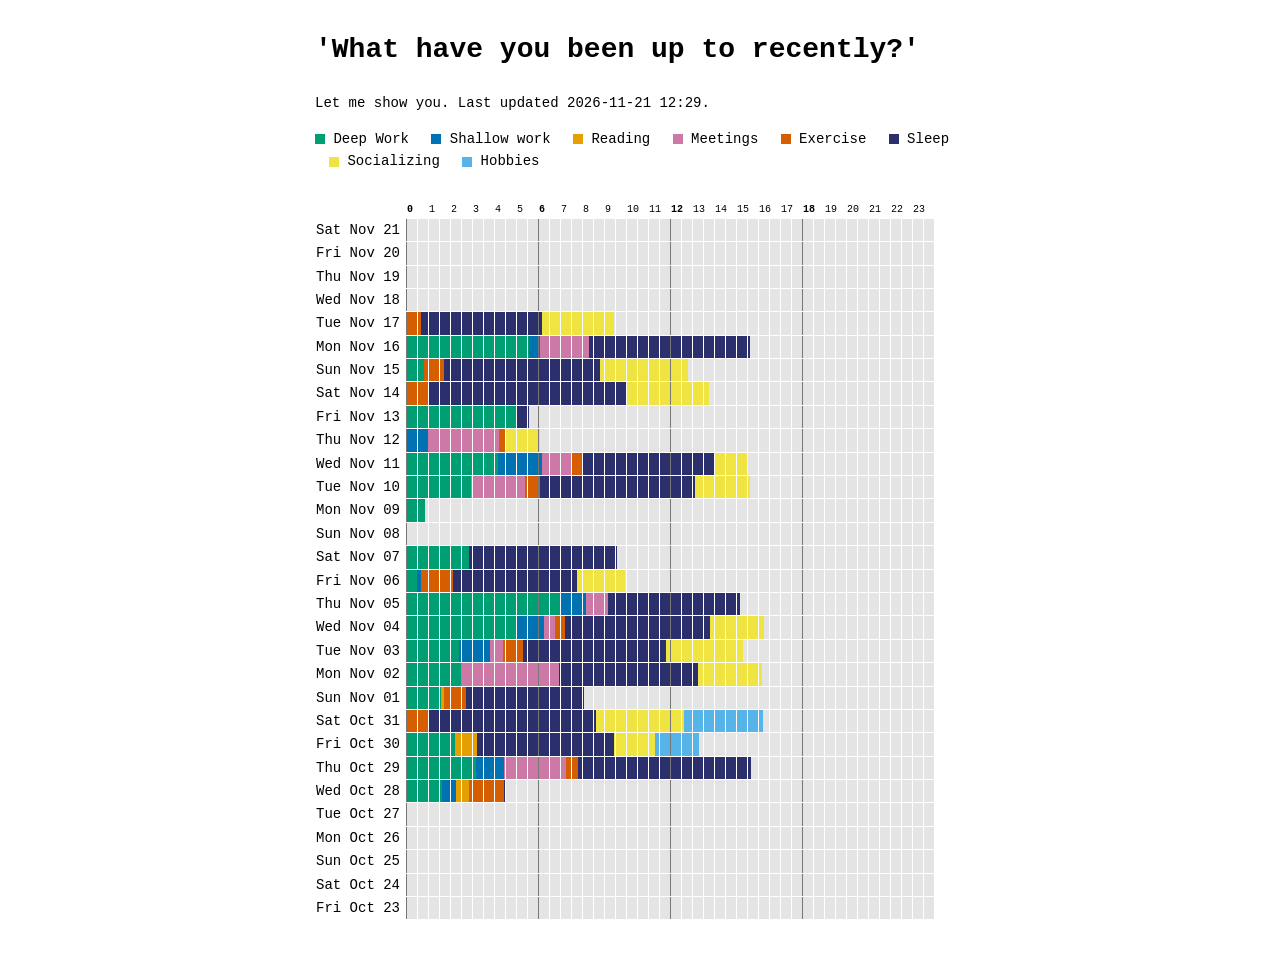
<file: stats/index.html>
<!DOCTYPE html>
<html lang="en"><head><meta charset="utf-8">
<meta name="viewport" content="width=device-width, initial-scale=1">
<title>&#x27;What have you been up to recently?&#x27; · beniamino.org</title>
<link rel="stylesheet" href="/style.css">
<style>/* Base typography and page width come from /style.css, as on /availability/. */
.time-stats .s { overflow-x: auto; }
.time-stats table { border-collapse: separate; border-spacing: 1px; margin: 1em 0; }
.time-stats th { font-weight: normal; text-align: left; padding: 0 6px 0 0; white-space: nowrap; }
.time-stats thead th { font-size: 10px; padding: 0; }
.time-stats thead th:nth-child(6n+2) { font-weight: bold; }
.time-stats td:nth-child(12n+2) { box-shadow: -1px 0 0 #777; }
.time-stats td { width: 10px; height: 10px; background: #e4e4e4; padding: 0; }
.time-stats .block { position: relative; }
.time-stats .fill { position: absolute; top: 0; bottom: 0; display: block; }
.time-stats .k { display: inline-block; width: 10px; height: 10px; vertical-align: middle; margin-left: 1em; }
.time-stats .k:first-child { margin-left: 0; }
@media print {
  .time-stats .block, .time-stats .fill, .time-stats .k { print-color-adjust: exact; }
}

.time-stats .c0{background:#009e73}
.time-stats .c1{background:#0072b2}
.time-stats .c2{background:#e69f00}
.time-stats .c3{background:#cc79a7}
.time-stats .c4{background:#d55e00}
.time-stats .c5{background:#2b2f6b}
.time-stats .c6{background:#f0e442}
.time-stats .c7{background:#56b4e9}</style>
</head><body>
<main class="time-stats" id="time-stats">
<h1>&#x27;What have you been up to recently?&#x27;</h1>
<p> Let me show you. Last updated 2026-11-21 12:29.</p>
<p class="legend" aria-label="Activities"><span class="k c0" aria-hidden="true"></span> Deep Work <span class="k c1" aria-hidden="true"></span> Shallow work <span class="k c2" aria-hidden="true"></span> Reading <span class="k c3" aria-hidden="true"></span> Meetings <span class="k c4" aria-hidden="true"></span> Exercise <span class="k c5" aria-hidden="true"></span> Sleep <span class="k c6" aria-hidden="true"></span> Socializing <span class="k c7" aria-hidden="true"></span> Hobbies</p>
<div class="s"><table aria-label="Daily time totals, hours grouped by activity"><thead><tr><th scope="col" aria-label="Day"></th><th colspan="2" scope="colgroup">0</th><th colspan="2" scope="colgroup">1</th><th colspan="2" scope="colgroup">2</th><th colspan="2" scope="colgroup">3</th><th colspan="2" scope="colgroup">4</th><th colspan="2" scope="colgroup">5</th><th colspan="2" scope="colgroup">6</th><th colspan="2" scope="colgroup">7</th><th colspan="2" scope="colgroup">8</th><th colspan="2" scope="colgroup">9</th><th colspan="2" scope="colgroup">10</th><th colspan="2" scope="colgroup">11</th><th colspan="2" scope="colgroup">12</th><th colspan="2" scope="colgroup">13</th><th colspan="2" scope="colgroup">14</th><th colspan="2" scope="colgroup">15</th><th colspan="2" scope="colgroup">16</th><th colspan="2" scope="colgroup">17</th><th colspan="2" scope="colgroup">18</th><th colspan="2" scope="colgroup">19</th><th colspan="2" scope="colgroup">20</th><th colspan="2" scope="colgroup">21</th><th colspan="2" scope="colgroup">22</th><th colspan="2" scope="colgroup">23</th></tr></thead><tbody><tr class="day" title="Sat 21 Nov · Deep Work: 0m · Shallow work: 0m · Reading: 0m · Meetings: 0m · Exercise: 0m · Sleep: 0m · Socializing: 0m · Hobbies: 0m · Total: 0m" aria-label="Sat 21 Nov · Deep Work: 0m · Shallow work: 0m · Reading: 0m · Meetings: 0m · Exercise: 0m · Sleep: 0m · Socializing: 0m · Hobbies: 0m · Total: 0m"><th scope="row"><time datetime="2026-11-21">Sat Nov 21</time></th><td class="block" aria-hidden="true"></td><td class="block" aria-hidden="true"></td><td class="block" aria-hidden="true"></td><td class="block" aria-hidden="true"></td><td class="block" aria-hidden="true"></td><td class="block" aria-hidden="true"></td><td class="block" aria-hidden="true"></td><td class="block" aria-hidden="true"></td><td class="block" aria-hidden="true"></td><td class="block" aria-hidden="true"></td><td class="block" aria-hidden="true"></td><td class="block" aria-hidden="true"></td><td class="block" aria-hidden="true"></td><td class="block" aria-hidden="true"></td><td class="block" aria-hidden="true"></td><td class="block" aria-hidden="true"></td><td class="block" aria-hidden="true"></td><td class="block" aria-hidden="true"></td><td class="block" aria-hidden="true"></td><td class="block" aria-hidden="true"></td><td class="block" aria-hidden="true"></td><td class="block" aria-hidden="true"></td><td class="block" aria-hidden="true"></td><td class="block" aria-hidden="true"></td><td class="block" aria-hidden="true"></td><td class="block" aria-hidden="true"></td><td class="block" aria-hidden="true"></td><td class="block" aria-hidden="true"></td><td class="block" aria-hidden="true"></td><td class="block" aria-hidden="true"></td><td class="block" aria-hidden="true"></td><td class="block" aria-hidden="true"></td><td class="block" aria-hidden="true"></td><td class="block" aria-hidden="true"></td><td class="block" aria-hidden="true"></td><td class="block" aria-hidden="true"></td><td class="block" aria-hidden="true"></td><td class="block" aria-hidden="true"></td><td class="block" aria-hidden="true"></td><td class="block" aria-hidden="true"></td><td class="block" aria-hidden="true"></td><td class="block" aria-hidden="true"></td><td class="block" aria-hidden="true"></td><td class="block" aria-hidden="true"></td><td class="block" aria-hidden="true"></td><td class="block" aria-hidden="true"></td><td class="block" aria-hidden="true"></td><td class="block" aria-hidden="true"></td></tr>
<tr class="day" title="Fri 20 Nov · Deep Work: 0m · Shallow work: 0m · Reading: 0m · Meetings: 0m · Exercise: 0m · Sleep: 0m · Socializing: 0m · Hobbies: 0m · Total: 0m" aria-label="Fri 20 Nov · Deep Work: 0m · Shallow work: 0m · Reading: 0m · Meetings: 0m · Exercise: 0m · Sleep: 0m · Socializing: 0m · Hobbies: 0m · Total: 0m"><th scope="row"><time datetime="2026-11-20">Fri Nov 20</time></th><td class="block" aria-hidden="true"></td><td class="block" aria-hidden="true"></td><td class="block" aria-hidden="true"></td><td class="block" aria-hidden="true"></td><td class="block" aria-hidden="true"></td><td class="block" aria-hidden="true"></td><td class="block" aria-hidden="true"></td><td class="block" aria-hidden="true"></td><td class="block" aria-hidden="true"></td><td class="block" aria-hidden="true"></td><td class="block" aria-hidden="true"></td><td class="block" aria-hidden="true"></td><td class="block" aria-hidden="true"></td><td class="block" aria-hidden="true"></td><td class="block" aria-hidden="true"></td><td class="block" aria-hidden="true"></td><td class="block" aria-hidden="true"></td><td class="block" aria-hidden="true"></td><td class="block" aria-hidden="true"></td><td class="block" aria-hidden="true"></td><td class="block" aria-hidden="true"></td><td class="block" aria-hidden="true"></td><td class="block" aria-hidden="true"></td><td class="block" aria-hidden="true"></td><td class="block" aria-hidden="true"></td><td class="block" aria-hidden="true"></td><td class="block" aria-hidden="true"></td><td class="block" aria-hidden="true"></td><td class="block" aria-hidden="true"></td><td class="block" aria-hidden="true"></td><td class="block" aria-hidden="true"></td><td class="block" aria-hidden="true"></td><td class="block" aria-hidden="true"></td><td class="block" aria-hidden="true"></td><td class="block" aria-hidden="true"></td><td class="block" aria-hidden="true"></td><td class="block" aria-hidden="true"></td><td class="block" aria-hidden="true"></td><td class="block" aria-hidden="true"></td><td class="block" aria-hidden="true"></td><td class="block" aria-hidden="true"></td><td class="block" aria-hidden="true"></td><td class="block" aria-hidden="true"></td><td class="block" aria-hidden="true"></td><td class="block" aria-hidden="true"></td><td class="block" aria-hidden="true"></td><td class="block" aria-hidden="true"></td><td class="block" aria-hidden="true"></td></tr>
<tr class="day" title="Thu 19 Nov · Deep Work: 0m · Shallow work: 0m · Reading: 0m · Meetings: 0m · Exercise: 0m · Sleep: 0m · Socializing: 0m · Hobbies: 0m · Total: 0m" aria-label="Thu 19 Nov · Deep Work: 0m · Shallow work: 0m · Reading: 0m · Meetings: 0m · Exercise: 0m · Sleep: 0m · Socializing: 0m · Hobbies: 0m · Total: 0m"><th scope="row"><time datetime="2026-11-19">Thu Nov 19</time></th><td class="block" aria-hidden="true"></td><td class="block" aria-hidden="true"></td><td class="block" aria-hidden="true"></td><td class="block" aria-hidden="true"></td><td class="block" aria-hidden="true"></td><td class="block" aria-hidden="true"></td><td class="block" aria-hidden="true"></td><td class="block" aria-hidden="true"></td><td class="block" aria-hidden="true"></td><td class="block" aria-hidden="true"></td><td class="block" aria-hidden="true"></td><td class="block" aria-hidden="true"></td><td class="block" aria-hidden="true"></td><td class="block" aria-hidden="true"></td><td class="block" aria-hidden="true"></td><td class="block" aria-hidden="true"></td><td class="block" aria-hidden="true"></td><td class="block" aria-hidden="true"></td><td class="block" aria-hidden="true"></td><td class="block" aria-hidden="true"></td><td class="block" aria-hidden="true"></td><td class="block" aria-hidden="true"></td><td class="block" aria-hidden="true"></td><td class="block" aria-hidden="true"></td><td class="block" aria-hidden="true"></td><td class="block" aria-hidden="true"></td><td class="block" aria-hidden="true"></td><td class="block" aria-hidden="true"></td><td class="block" aria-hidden="true"></td><td class="block" aria-hidden="true"></td><td class="block" aria-hidden="true"></td><td class="block" aria-hidden="true"></td><td class="block" aria-hidden="true"></td><td class="block" aria-hidden="true"></td><td class="block" aria-hidden="true"></td><td class="block" aria-hidden="true"></td><td class="block" aria-hidden="true"></td><td class="block" aria-hidden="true"></td><td class="block" aria-hidden="true"></td><td class="block" aria-hidden="true"></td><td class="block" aria-hidden="true"></td><td class="block" aria-hidden="true"></td><td class="block" aria-hidden="true"></td><td class="block" aria-hidden="true"></td><td class="block" aria-hidden="true"></td><td class="block" aria-hidden="true"></td><td class="block" aria-hidden="true"></td><td class="block" aria-hidden="true"></td></tr>
<tr class="day" title="Wed 18 Nov · Deep Work: 0m · Shallow work: 0m · Reading: 0m · Meetings: 0m · Exercise: 0m · Sleep: 0m · Socializing: 0m · Hobbies: 0m · Total: 0m" aria-label="Wed 18 Nov · Deep Work: 0m · Shallow work: 0m · Reading: 0m · Meetings: 0m · Exercise: 0m · Sleep: 0m · Socializing: 0m · Hobbies: 0m · Total: 0m"><th scope="row"><time datetime="2026-11-18">Wed Nov 18</time></th><td class="block" aria-hidden="true"></td><td class="block" aria-hidden="true"></td><td class="block" aria-hidden="true"></td><td class="block" aria-hidden="true"></td><td class="block" aria-hidden="true"></td><td class="block" aria-hidden="true"></td><td class="block" aria-hidden="true"></td><td class="block" aria-hidden="true"></td><td class="block" aria-hidden="true"></td><td class="block" aria-hidden="true"></td><td class="block" aria-hidden="true"></td><td class="block" aria-hidden="true"></td><td class="block" aria-hidden="true"></td><td class="block" aria-hidden="true"></td><td class="block" aria-hidden="true"></td><td class="block" aria-hidden="true"></td><td class="block" aria-hidden="true"></td><td class="block" aria-hidden="true"></td><td class="block" aria-hidden="true"></td><td class="block" aria-hidden="true"></td><td class="block" aria-hidden="true"></td><td class="block" aria-hidden="true"></td><td class="block" aria-hidden="true"></td><td class="block" aria-hidden="true"></td><td class="block" aria-hidden="true"></td><td class="block" aria-hidden="true"></td><td class="block" aria-hidden="true"></td><td class="block" aria-hidden="true"></td><td class="block" aria-hidden="true"></td><td class="block" aria-hidden="true"></td><td class="block" aria-hidden="true"></td><td class="block" aria-hidden="true"></td><td class="block" aria-hidden="true"></td><td class="block" aria-hidden="true"></td><td class="block" aria-hidden="true"></td><td class="block" aria-hidden="true"></td><td class="block" aria-hidden="true"></td><td class="block" aria-hidden="true"></td><td class="block" aria-hidden="true"></td><td class="block" aria-hidden="true"></td><td class="block" aria-hidden="true"></td><td class="block" aria-hidden="true"></td><td class="block" aria-hidden="true"></td><td class="block" aria-hidden="true"></td><td class="block" aria-hidden="true"></td><td class="block" aria-hidden="true"></td><td class="block" aria-hidden="true"></td><td class="block" aria-hidden="true"></td></tr>
<tr class="day" title="Tue 17 Nov · Deep Work: 0m · Shallow work: 0m · Reading: 0m · Meetings: 0m · Exercise: 38m · Sleep: 5h 30m · Socializing: 3h 17m · Hobbies: 0m · Total: 9h 26m" aria-label="Tue 17 Nov · Deep Work: 0m · Shallow work: 0m · Reading: 0m · Meetings: 0m · Exercise: 38m · Sleep: 5h 30m · Socializing: 3h 17m · Hobbies: 0m · Total: 9h 26m"><th scope="row"><time datetime="2026-11-17">Tue Nov 17</time></th><td class="block" aria-hidden="true"><span class="fill c4" style="left:0.000000%;width:100.000000%"></span></td><td class="block" aria-hidden="true"><span class="fill c4" style="left:0.000000%;width:26.666667%"></span><span class="fill c5" style="left:26.666667%;width:73.333333%"></span></td><td class="block" aria-hidden="true"><span class="fill c5" style="left:0.000000%;width:100.000000%"></span></td><td class="block" aria-hidden="true"><span class="fill c5" style="left:0.000000%;width:100.000000%"></span></td><td class="block" aria-hidden="true"><span class="fill c5" style="left:0.000000%;width:100.000000%"></span></td><td class="block" aria-hidden="true"><span class="fill c5" style="left:0.000000%;width:100.000000%"></span></td><td class="block" aria-hidden="true"><span class="fill c5" style="left:0.000000%;width:100.000000%"></span></td><td class="block" aria-hidden="true"><span class="fill c5" style="left:0.000000%;width:100.000000%"></span></td><td class="block" aria-hidden="true"><span class="fill c5" style="left:0.000000%;width:100.000000%"></span></td><td class="block" aria-hidden="true"><span class="fill c5" style="left:0.000000%;width:100.000000%"></span></td><td class="block" aria-hidden="true"><span class="fill c5" style="left:0.000000%;width:100.000000%"></span></td><td class="block" aria-hidden="true"><span class="fill c5" style="left:0.000000%;width:100.000000%"></span></td><td class="block" aria-hidden="true"><span class="fill c5" style="left:0.000000%;width:27.789833%"></span><span class="fill c6" style="left:27.789833%;width:72.210167%"></span></td><td class="block" aria-hidden="true"><span class="fill c6" style="left:0.000000%;width:100.000000%"></span></td><td class="block" aria-hidden="true"><span class="fill c6" style="left:0.000000%;width:100.000000%"></span></td><td class="block" aria-hidden="true"><span class="fill c6" style="left:0.000000%;width:100.000000%"></span></td><td class="block" aria-hidden="true"><span class="fill c6" style="left:0.000000%;width:100.000000%"></span></td><td class="block" aria-hidden="true"><span class="fill c6" style="left:0.000000%;width:100.000000%"></span></td><td class="block" aria-hidden="true"><span class="fill c6" style="left:0.000000%;width:85.025689%"></span></td><td class="block" aria-hidden="true"></td><td class="block" aria-hidden="true"></td><td class="block" aria-hidden="true"></td><td class="block" aria-hidden="true"></td><td class="block" aria-hidden="true"></td><td class="block" aria-hidden="true"></td><td class="block" aria-hidden="true"></td><td class="block" aria-hidden="true"></td><td class="block" aria-hidden="true"></td><td class="block" aria-hidden="true"></td><td class="block" aria-hidden="true"></td><td class="block" aria-hidden="true"></td><td class="block" aria-hidden="true"></td><td class="block" aria-hidden="true"></td><td class="block" aria-hidden="true"></td><td class="block" aria-hidden="true"></td><td class="block" aria-hidden="true"></td><td class="block" aria-hidden="true"></td><td class="block" aria-hidden="true"></td><td class="block" aria-hidden="true"></td><td class="block" aria-hidden="true"></td><td class="block" aria-hidden="true"></td><td class="block" aria-hidden="true"></td><td class="block" aria-hidden="true"></td><td class="block" aria-hidden="true"></td><td class="block" aria-hidden="true"></td><td class="block" aria-hidden="true"></td><td class="block" aria-hidden="true"></td><td class="block" aria-hidden="true"></td></tr>
<tr class="day" title="Mon 16 Nov · Deep Work: 5h 34m · Shallow work: 29m · Reading: 0m · Meetings: 2h 16m · Exercise: 0m · Sleep: 7h 17m · Socializing: 0m · Hobbies: 0m · Total: 15h 36m" aria-label="Mon 16 Nov · Deep Work: 5h 34m · Shallow work: 29m · Reading: 0m · Meetings: 2h 16m · Exercise: 0m · Sleep: 7h 17m · Socializing: 0m · Hobbies: 0m · Total: 15h 36m"><th scope="row"><time datetime="2026-11-16">Mon Nov 16</time></th><td class="block" aria-hidden="true"><span class="fill c0" style="left:0.000000%;width:100.000000%"></span></td><td class="block" aria-hidden="true"><span class="fill c0" style="left:0.000000%;width:100.000000%"></span></td><td class="block" aria-hidden="true"><span class="fill c0" style="left:0.000000%;width:100.000000%"></span></td><td class="block" aria-hidden="true"><span class="fill c0" style="left:0.000000%;width:100.000000%"></span></td><td class="block" aria-hidden="true"><span class="fill c0" style="left:0.000000%;width:100.000000%"></span></td><td class="block" aria-hidden="true"><span class="fill c0" style="left:0.000000%;width:100.000000%"></span></td><td class="block" aria-hidden="true"><span class="fill c0" style="left:0.000000%;width:100.000000%"></span></td><td class="block" aria-hidden="true"><span class="fill c0" style="left:0.000000%;width:100.000000%"></span></td><td class="block" aria-hidden="true"><span class="fill c0" style="left:0.000000%;width:100.000000%"></span></td><td class="block" aria-hidden="true"><span class="fill c0" style="left:0.000000%;width:100.000000%"></span></td><td class="block" aria-hidden="true"><span class="fill c0" style="left:0.000000%;width:100.000000%"></span></td><td class="block" aria-hidden="true"><span class="fill c0" style="left:0.000000%;width:12.791405%"></span><span class="fill c1" style="left:12.791405%;width:87.208595%"></span></td><td class="block" aria-hidden="true"><span class="fill c1" style="left:0.000000%;width:9.137390%"></span><span class="fill c3" style="left:9.137390%;width:90.862610%"></span></td><td class="block" aria-hidden="true"><span class="fill c3" style="left:0.000000%;width:100.000000%"></span></td><td class="block" aria-hidden="true"><span class="fill c3" style="left:0.000000%;width:100.000000%"></span></td><td class="block" aria-hidden="true"><span class="fill c3" style="left:0.000000%;width:100.000000%"></span></td><td class="block" aria-hidden="true"><span class="fill c3" style="left:0.000000%;width:61.864725%"></span><span class="fill c5" style="left:61.864725%;width:38.135275%"></span></td><td class="block" aria-hidden="true"><span class="fill c5" style="left:0.000000%;width:100.000000%"></span></td><td class="block" aria-hidden="true"><span class="fill c5" style="left:0.000000%;width:100.000000%"></span></td><td class="block" aria-hidden="true"><span class="fill c5" style="left:0.000000%;width:100.000000%"></span></td><td class="block" aria-hidden="true"><span class="fill c5" style="left:0.000000%;width:100.000000%"></span></td><td class="block" aria-hidden="true"><span class="fill c5" style="left:0.000000%;width:100.000000%"></span></td><td class="block" aria-hidden="true"><span class="fill c5" style="left:0.000000%;width:100.000000%"></span></td><td class="block" aria-hidden="true"><span class="fill c5" style="left:0.000000%;width:100.000000%"></span></td><td class="block" aria-hidden="true"><span class="fill c5" style="left:0.000000%;width:100.000000%"></span></td><td class="block" aria-hidden="true"><span class="fill c5" style="left:0.000000%;width:100.000000%"></span></td><td class="block" aria-hidden="true"><span class="fill c5" style="left:0.000000%;width:100.000000%"></span></td><td class="block" aria-hidden="true"><span class="fill c5" style="left:0.000000%;width:100.000000%"></span></td><td class="block" aria-hidden="true"><span class="fill c5" style="left:0.000000%;width:100.000000%"></span></td><td class="block" aria-hidden="true"><span class="fill c5" style="left:0.000000%;width:100.000000%"></span></td><td class="block" aria-hidden="true"><span class="fill c5" style="left:0.000000%;width:100.000000%"></span></td><td class="block" aria-hidden="true"><span class="fill c5" style="left:0.000000%;width:20.142503%"></span></td><td class="block" aria-hidden="true"></td><td class="block" aria-hidden="true"></td><td class="block" aria-hidden="true"></td><td class="block" aria-hidden="true"></td><td class="block" aria-hidden="true"></td><td class="block" aria-hidden="true"></td><td class="block" aria-hidden="true"></td><td class="block" aria-hidden="true"></td><td class="block" aria-hidden="true"></td><td class="block" aria-hidden="true"></td><td class="block" aria-hidden="true"></td><td class="block" aria-hidden="true"></td><td class="block" aria-hidden="true"></td><td class="block" aria-hidden="true"></td><td class="block" aria-hidden="true"></td><td class="block" aria-hidden="true"></td></tr>
<tr class="day" title="Sun 15 Nov · Deep Work: 48m · Shallow work: 0m · Reading: 0m · Meetings: 0m · Exercise: 54m · Sleep: 7h 07m · Socializing: 4h · Hobbies: 0m · Total: 12h 49m" aria-label="Sun 15 Nov · Deep Work: 48m · Shallow work: 0m · Reading: 0m · Meetings: 0m · Exercise: 54m · Sleep: 7h 07m · Socializing: 4h · Hobbies: 0m · Total: 12h 49m"><th scope="row"><time datetime="2026-11-15">Sun Nov 15</time></th><td class="block" aria-hidden="true"><span class="fill c0" style="left:0.000000%;width:100.000000%"></span></td><td class="block" aria-hidden="true"><span class="fill c0" style="left:0.000000%;width:61.258924%"></span><span class="fill c4" style="left:61.258924%;width:38.741076%"></span></td><td class="block" aria-hidden="true"><span class="fill c4" style="left:0.000000%;width:100.000000%"></span></td><td class="block" aria-hidden="true"><span class="fill c4" style="left:0.000000%;width:40.336782%"></span><span class="fill c5" style="left:40.336782%;width:59.663218%"></span></td><td class="block" aria-hidden="true"><span class="fill c5" style="left:0.000000%;width:100.000000%"></span></td><td class="block" aria-hidden="true"><span class="fill c5" style="left:0.000000%;width:100.000000%"></span></td><td class="block" aria-hidden="true"><span class="fill c5" style="left:0.000000%;width:100.000000%"></span></td><td class="block" aria-hidden="true"><span class="fill c5" style="left:0.000000%;width:100.000000%"></span></td><td class="block" aria-hidden="true"><span class="fill c5" style="left:0.000000%;width:100.000000%"></span></td><td class="block" aria-hidden="true"><span class="fill c5" style="left:0.000000%;width:100.000000%"></span></td><td class="block" aria-hidden="true"><span class="fill c5" style="left:0.000000%;width:100.000000%"></span></td><td class="block" aria-hidden="true"><span class="fill c5" style="left:0.000000%;width:100.000000%"></span></td><td class="block" aria-hidden="true"><span class="fill c5" style="left:0.000000%;width:100.000000%"></span></td><td class="block" aria-hidden="true"><span class="fill c5" style="left:0.000000%;width:100.000000%"></span></td><td class="block" aria-hidden="true"><span class="fill c5" style="left:0.000000%;width:100.000000%"></span></td><td class="block" aria-hidden="true"><span class="fill c5" style="left:0.000000%;width:100.000000%"></span></td><td class="block" aria-hidden="true"><span class="fill c5" style="left:0.000000%;width:100.000000%"></span></td><td class="block" aria-hidden="true"><span class="fill c5" style="left:0.000000%;width:63.670115%"></span><span class="fill c6" style="left:63.670115%;width:36.329885%"></span></td><td class="block" aria-hidden="true"><span class="fill c6" style="left:0.000000%;width:100.000000%"></span></td><td class="block" aria-hidden="true"><span class="fill c6" style="left:0.000000%;width:100.000000%"></span></td><td class="block" aria-hidden="true"><span class="fill c6" style="left:0.000000%;width:100.000000%"></span></td><td class="block" aria-hidden="true"><span class="fill c6" style="left:0.000000%;width:100.000000%"></span></td><td class="block" aria-hidden="true"><span class="fill c6" style="left:0.000000%;width:100.000000%"></span></td><td class="block" aria-hidden="true"><span class="fill c6" style="left:0.000000%;width:100.000000%"></span></td><td class="block" aria-hidden="true"><span class="fill c6" style="left:0.000000%;width:100.000000%"></span></td><td class="block" aria-hidden="true"><span class="fill c6" style="left:0.000000%;width:63.670115%"></span></td><td class="block" aria-hidden="true"></td><td class="block" aria-hidden="true"></td><td class="block" aria-hidden="true"></td><td class="block" aria-hidden="true"></td><td class="block" aria-hidden="true"></td><td class="block" aria-hidden="true"></td><td class="block" aria-hidden="true"></td><td class="block" aria-hidden="true"></td><td class="block" aria-hidden="true"></td><td class="block" aria-hidden="true"></td><td class="block" aria-hidden="true"></td><td class="block" aria-hidden="true"></td><td class="block" aria-hidden="true"></td><td class="block" aria-hidden="true"></td><td class="block" aria-hidden="true"></td><td class="block" aria-hidden="true"></td><td class="block" aria-hidden="true"></td><td class="block" aria-hidden="true"></td><td class="block" aria-hidden="true"></td><td class="block" aria-hidden="true"></td><td class="block" aria-hidden="true"></td><td class="block" aria-hidden="true"></td></tr>
<tr class="day" title="Sat 14 Nov · Deep Work: 0m · Shallow work: 0m · Reading: 0m · Meetings: 0m · Exercise: 1h 01m · Sleep: 9h · Socializing: 3h 45m · Hobbies: 0m · Total: 13h 46m" aria-label="Sat 14 Nov · Deep Work: 0m · Shallow work: 0m · Reading: 0m · Meetings: 0m · Exercise: 1h 01m · Sleep: 9h · Socializing: 3h 45m · Hobbies: 0m · Total: 13h 46m"><th scope="row"><time datetime="2026-11-14">Sat Nov 14</time></th><td class="block" aria-hidden="true"><span class="fill c4" style="left:0.000000%;width:100.000000%"></span></td><td class="block" aria-hidden="true"><span class="fill c4" style="left:0.000000%;width:100.000000%"></span></td><td class="block" aria-hidden="true"><span class="fill c4" style="left:0.000000%;width:3.972722%"></span><span class="fill c5" style="left:3.972722%;width:96.027278%"></span></td><td class="block" aria-hidden="true"><span class="fill c5" style="left:0.000000%;width:100.000000%"></span></td><td class="block" aria-hidden="true"><span class="fill c5" style="left:0.000000%;width:100.000000%"></span></td><td class="block" aria-hidden="true"><span class="fill c5" style="left:0.000000%;width:100.000000%"></span></td><td class="block" aria-hidden="true"><span class="fill c5" style="left:0.000000%;width:100.000000%"></span></td><td class="block" aria-hidden="true"><span class="fill c5" style="left:0.000000%;width:100.000000%"></span></td><td class="block" aria-hidden="true"><span class="fill c5" style="left:0.000000%;width:100.000000%"></span></td><td class="block" aria-hidden="true"><span class="fill c5" style="left:0.000000%;width:100.000000%"></span></td><td class="block" aria-hidden="true"><span class="fill c5" style="left:0.000000%;width:100.000000%"></span></td><td class="block" aria-hidden="true"><span class="fill c5" style="left:0.000000%;width:100.000000%"></span></td><td class="block" aria-hidden="true"><span class="fill c5" style="left:0.000000%;width:100.000000%"></span></td><td class="block" aria-hidden="true"><span class="fill c5" style="left:0.000000%;width:100.000000%"></span></td><td class="block" aria-hidden="true"><span class="fill c5" style="left:0.000000%;width:100.000000%"></span></td><td class="block" aria-hidden="true"><span class="fill c5" style="left:0.000000%;width:100.000000%"></span></td><td class="block" aria-hidden="true"><span class="fill c5" style="left:0.000000%;width:100.000000%"></span></td><td class="block" aria-hidden="true"><span class="fill c5" style="left:0.000000%;width:100.000000%"></span></td><td class="block" aria-hidden="true"><span class="fill c5" style="left:0.000000%;width:100.000000%"></span></td><td class="block" aria-hidden="true"><span class="fill c5" style="left:0.000000%;width:100.000000%"></span></td><td class="block" aria-hidden="true"><span class="fill c5" style="left:0.000000%;width:3.972722%"></span><span class="fill c6" style="left:3.972722%;width:96.027278%"></span></td><td class="block" aria-hidden="true"><span class="fill c6" style="left:0.000000%;width:100.000000%"></span></td><td class="block" aria-hidden="true"><span class="fill c6" style="left:0.000000%;width:100.000000%"></span></td><td class="block" aria-hidden="true"><span class="fill c6" style="left:0.000000%;width:100.000000%"></span></td><td class="block" aria-hidden="true"><span class="fill c6" style="left:0.000000%;width:100.000000%"></span></td><td class="block" aria-hidden="true"><span class="fill c6" style="left:0.000000%;width:100.000000%"></span></td><td class="block" aria-hidden="true"><span class="fill c6" style="left:0.000000%;width:100.000000%"></span></td><td class="block" aria-hidden="true"><span class="fill c6" style="left:0.000000%;width:53.422111%"></span></td><td class="block" aria-hidden="true"></td><td class="block" aria-hidden="true"></td><td class="block" aria-hidden="true"></td><td class="block" aria-hidden="true"></td><td class="block" aria-hidden="true"></td><td class="block" aria-hidden="true"></td><td class="block" aria-hidden="true"></td><td class="block" aria-hidden="true"></td><td class="block" aria-hidden="true"></td><td class="block" aria-hidden="true"></td><td class="block" aria-hidden="true"></td><td class="block" aria-hidden="true"></td><td class="block" aria-hidden="true"></td><td class="block" aria-hidden="true"></td><td class="block" aria-hidden="true"></td><td class="block" aria-hidden="true"></td><td class="block" aria-hidden="true"></td><td class="block" aria-hidden="true"></td><td class="block" aria-hidden="true"></td><td class="block" aria-hidden="true"></td></tr>
<tr class="day" title="Fri 13 Nov · Deep Work: 5h · Shallow work: 0m · Reading: 0m · Meetings: 0m · Exercise: 0m · Sleep: 32m · Socializing: 0m · Hobbies: 0m · Total: 5h 32m" aria-label="Fri 13 Nov · Deep Work: 5h · Shallow work: 0m · Reading: 0m · Meetings: 0m · Exercise: 0m · Sleep: 32m · Socializing: 0m · Hobbies: 0m · Total: 5h 32m"><th scope="row"><time datetime="2026-11-13">Fri Nov 13</time></th><td class="block" aria-hidden="true"><span class="fill c0" style="left:0.000000%;width:100.000000%"></span></td><td class="block" aria-hidden="true"><span class="fill c0" style="left:0.000000%;width:100.000000%"></span></td><td class="block" aria-hidden="true"><span class="fill c0" style="left:0.000000%;width:100.000000%"></span></td><td class="block" aria-hidden="true"><span class="fill c0" style="left:0.000000%;width:100.000000%"></span></td><td class="block" aria-hidden="true"><span class="fill c0" style="left:0.000000%;width:100.000000%"></span></td><td class="block" aria-hidden="true"><span class="fill c0" style="left:0.000000%;width:100.000000%"></span></td><td class="block" aria-hidden="true"><span class="fill c0" style="left:0.000000%;width:100.000000%"></span></td><td class="block" aria-hidden="true"><span class="fill c0" style="left:0.000000%;width:100.000000%"></span></td><td class="block" aria-hidden="true"><span class="fill c0" style="left:0.000000%;width:100.000000%"></span></td><td class="block" aria-hidden="true"><span class="fill c0" style="left:0.000000%;width:100.000000%"></span></td><td class="block" aria-hidden="true"><span class="fill c5" style="left:0.000000%;width:100.000000%"></span></td><td class="block" aria-hidden="true"><span class="fill c5" style="left:0.000000%;width:6.666667%"></span></td><td class="block" aria-hidden="true"></td><td class="block" aria-hidden="true"></td><td class="block" aria-hidden="true"></td><td class="block" aria-hidden="true"></td><td class="block" aria-hidden="true"></td><td class="block" aria-hidden="true"></td><td class="block" aria-hidden="true"></td><td class="block" aria-hidden="true"></td><td class="block" aria-hidden="true"></td><td class="block" aria-hidden="true"></td><td class="block" aria-hidden="true"></td><td class="block" aria-hidden="true"></td><td class="block" aria-hidden="true"></td><td class="block" aria-hidden="true"></td><td class="block" aria-hidden="true"></td><td class="block" aria-hidden="true"></td><td class="block" aria-hidden="true"></td><td class="block" aria-hidden="true"></td><td class="block" aria-hidden="true"></td><td class="block" aria-hidden="true"></td><td class="block" aria-hidden="true"></td><td class="block" aria-hidden="true"></td><td class="block" aria-hidden="true"></td><td class="block" aria-hidden="true"></td><td class="block" aria-hidden="true"></td><td class="block" aria-hidden="true"></td><td class="block" aria-hidden="true"></td><td class="block" aria-hidden="true"></td><td class="block" aria-hidden="true"></td><td class="block" aria-hidden="true"></td><td class="block" aria-hidden="true"></td><td class="block" aria-hidden="true"></td><td class="block" aria-hidden="true"></td><td class="block" aria-hidden="true"></td><td class="block" aria-hidden="true"></td><td class="block" aria-hidden="true"></td></tr>
<tr class="day" title="Thu 12 Nov · Deep Work: 0m · Shallow work: 59m · Reading: 0m · Meetings: 3h 12m · Exercise: 20m · Sleep: 0m · Socializing: 1h 31m · Hobbies: 0m · Total: 6h 02m" aria-label="Thu 12 Nov · Deep Work: 0m · Shallow work: 59m · Reading: 0m · Meetings: 3h 12m · Exercise: 20m · Sleep: 0m · Socializing: 1h 31m · Hobbies: 0m · Total: 6h 02m"><th scope="row"><time datetime="2026-11-12">Thu Nov 12</time></th><td class="block" aria-hidden="true"><span class="fill c1" style="left:0.000000%;width:100.000000%"></span></td><td class="block" aria-hidden="true"><span class="fill c1" style="left:0.000000%;width:96.111111%"></span><span class="fill c3" style="left:96.111111%;width:3.888889%"></span></td><td class="block" aria-hidden="true"><span class="fill c3" style="left:0.000000%;width:100.000000%"></span></td><td class="block" aria-hidden="true"><span class="fill c3" style="left:0.000000%;width:100.000000%"></span></td><td class="block" aria-hidden="true"><span class="fill c3" style="left:0.000000%;width:100.000000%"></span></td><td class="block" aria-hidden="true"><span class="fill c3" style="left:0.000000%;width:100.000000%"></span></td><td class="block" aria-hidden="true"><span class="fill c3" style="left:0.000000%;width:100.000000%"></span></td><td class="block" aria-hidden="true"><span class="fill c3" style="left:0.000000%;width:100.000000%"></span></td><td class="block" aria-hidden="true"><span class="fill c3" style="left:0.000000%;width:36.611111%"></span><span class="fill c4" style="left:36.611111%;width:63.388889%"></span></td><td class="block" aria-hidden="true"><span class="fill c4" style="left:0.000000%;width:3.277778%"></span><span class="fill c6" style="left:3.277778%;width:96.722222%"></span></td><td class="block" aria-hidden="true"><span class="fill c6" style="left:0.000000%;width:100.000000%"></span></td><td class="block" aria-hidden="true"><span class="fill c6" style="left:0.000000%;width:100.000000%"></span></td><td class="block" aria-hidden="true"><span class="fill c6" style="left:0.000000%;width:6.666667%"></span></td><td class="block" aria-hidden="true"></td><td class="block" aria-hidden="true"></td><td class="block" aria-hidden="true"></td><td class="block" aria-hidden="true"></td><td class="block" aria-hidden="true"></td><td class="block" aria-hidden="true"></td><td class="block" aria-hidden="true"></td><td class="block" aria-hidden="true"></td><td class="block" aria-hidden="true"></td><td class="block" aria-hidden="true"></td><td class="block" aria-hidden="true"></td><td class="block" aria-hidden="true"></td><td class="block" aria-hidden="true"></td><td class="block" aria-hidden="true"></td><td class="block" aria-hidden="true"></td><td class="block" aria-hidden="true"></td><td class="block" aria-hidden="true"></td><td class="block" aria-hidden="true"></td><td class="block" aria-hidden="true"></td><td class="block" aria-hidden="true"></td><td class="block" aria-hidden="true"></td><td class="block" aria-hidden="true"></td><td class="block" aria-hidden="true"></td><td class="block" aria-hidden="true"></td><td class="block" aria-hidden="true"></td><td class="block" aria-hidden="true"></td><td class="block" aria-hidden="true"></td><td class="block" aria-hidden="true"></td><td class="block" aria-hidden="true"></td><td class="block" aria-hidden="true"></td><td class="block" aria-hidden="true"></td><td class="block" aria-hidden="true"></td><td class="block" aria-hidden="true"></td><td class="block" aria-hidden="true"></td><td class="block" aria-hidden="true"></td></tr>
<tr class="day" title="Wed 11 Nov · Deep Work: 4h 10m · Shallow work: 2h · Reading: 0m · Meetings: 1h 20m · Exercise: 30m · Sleep: 6h · Socializing: 1h 30m · Hobbies: 0m · Total: 15h 30m" aria-label="Wed 11 Nov · Deep Work: 4h 10m · Shallow work: 2h · Reading: 0m · Meetings: 1h 20m · Exercise: 30m · Sleep: 6h · Socializing: 1h 30m · Hobbies: 0m · Total: 15h 30m"><th scope="row"><time datetime="2026-11-11">Wed Nov 11</time></th><td class="block" aria-hidden="true"><span class="fill c0" style="left:0.000000%;width:100.000000%"></span></td><td class="block" aria-hidden="true"><span class="fill c0" style="left:0.000000%;width:100.000000%"></span></td><td class="block" aria-hidden="true"><span class="fill c0" style="left:0.000000%;width:100.000000%"></span></td><td class="block" aria-hidden="true"><span class="fill c0" style="left:0.000000%;width:100.000000%"></span></td><td class="block" aria-hidden="true"><span class="fill c0" style="left:0.000000%;width:100.000000%"></span></td><td class="block" aria-hidden="true"><span class="fill c0" style="left:0.000000%;width:100.000000%"></span></td><td class="block" aria-hidden="true"><span class="fill c0" style="left:0.000000%;width:100.000000%"></span></td><td class="block" aria-hidden="true"><span class="fill c0" style="left:0.000000%;width:100.000000%"></span></td><td class="block" aria-hidden="true"><span class="fill c0" style="left:0.000000%;width:33.333333%"></span><span class="fill c1" style="left:33.333333%;width:66.666667%"></span></td><td class="block" aria-hidden="true"><span class="fill c1" style="left:0.000000%;width:100.000000%"></span></td><td class="block" aria-hidden="true"><span class="fill c1" style="left:0.000000%;width:100.000000%"></span></td><td class="block" aria-hidden="true"><span class="fill c1" style="left:0.000000%;width:100.000000%"></span></td><td class="block" aria-hidden="true"><span class="fill c1" style="left:0.000000%;width:33.333333%"></span><span class="fill c3" style="left:33.333333%;width:66.666667%"></span></td><td class="block" aria-hidden="true"><span class="fill c3" style="left:0.000000%;width:100.000000%"></span></td><td class="block" aria-hidden="true"><span class="fill c3" style="left:0.000000%;width:100.000000%"></span></td><td class="block" aria-hidden="true"><span class="fill c4" style="left:0.000000%;width:100.000000%"></span></td><td class="block" aria-hidden="true"><span class="fill c5" style="left:0.000000%;width:100.000000%"></span></td><td class="block" aria-hidden="true"><span class="fill c5" style="left:0.000000%;width:100.000000%"></span></td><td class="block" aria-hidden="true"><span class="fill c5" style="left:0.000000%;width:100.000000%"></span></td><td class="block" aria-hidden="true"><span class="fill c5" style="left:0.000000%;width:100.000000%"></span></td><td class="block" aria-hidden="true"><span class="fill c5" style="left:0.000000%;width:100.000000%"></span></td><td class="block" aria-hidden="true"><span class="fill c5" style="left:0.000000%;width:100.000000%"></span></td><td class="block" aria-hidden="true"><span class="fill c5" style="left:0.000000%;width:100.000000%"></span></td><td class="block" aria-hidden="true"><span class="fill c5" style="left:0.000000%;width:100.000000%"></span></td><td class="block" aria-hidden="true"><span class="fill c5" style="left:0.000000%;width:100.000000%"></span></td><td class="block" aria-hidden="true"><span class="fill c5" style="left:0.000000%;width:100.000000%"></span></td><td class="block" aria-hidden="true"><span class="fill c5" style="left:0.000000%;width:100.000000%"></span></td><td class="block" aria-hidden="true"><span class="fill c5" style="left:0.000000%;width:100.000000%"></span></td><td class="block" aria-hidden="true"><span class="fill c6" style="left:0.000000%;width:100.000000%"></span></td><td class="block" aria-hidden="true"><span class="fill c6" style="left:0.000000%;width:100.000000%"></span></td><td class="block" aria-hidden="true"><span class="fill c6" style="left:0.000000%;width:100.000000%"></span></td><td class="block" aria-hidden="true"></td><td class="block" aria-hidden="true"></td><td class="block" aria-hidden="true"></td><td class="block" aria-hidden="true"></td><td class="block" aria-hidden="true"></td><td class="block" aria-hidden="true"></td><td class="block" aria-hidden="true"></td><td class="block" aria-hidden="true"></td><td class="block" aria-hidden="true"></td><td class="block" aria-hidden="true"></td><td class="block" aria-hidden="true"></td><td class="block" aria-hidden="true"></td><td class="block" aria-hidden="true"></td><td class="block" aria-hidden="true"></td><td class="block" aria-hidden="true"></td><td class="block" aria-hidden="true"></td><td class="block" aria-hidden="true"></td></tr>
<tr class="day" title="Tue 10 Nov · Deep Work: 2h 58m · Shallow work: 0m · Reading: 0m · Meetings: 2h 27m · Exercise: 38m · Sleep: 7h 03m · Socializing: 2h 30m · Hobbies: 0m · Total: 15h 36m" aria-label="Tue 10 Nov · Deep Work: 2h 58m · Shallow work: 0m · Reading: 0m · Meetings: 2h 27m · Exercise: 38m · Sleep: 7h 03m · Socializing: 2h 30m · Hobbies: 0m · Total: 15h 36m"><th scope="row"><time datetime="2026-11-10">Tue Nov 10</time></th><td class="block" aria-hidden="true"><span class="fill c0" style="left:0.000000%;width:100.000000%"></span></td><td class="block" aria-hidden="true"><span class="fill c0" style="left:0.000000%;width:100.000000%"></span></td><td class="block" aria-hidden="true"><span class="fill c0" style="left:0.000000%;width:100.000000%"></span></td><td class="block" aria-hidden="true"><span class="fill c0" style="left:0.000000%;width:100.000000%"></span></td><td class="block" aria-hidden="true"><span class="fill c0" style="left:0.000000%;width:100.000000%"></span></td><td class="block" aria-hidden="true"><span class="fill c0" style="left:0.000000%;width:92.166667%"></span><span class="fill c3" style="left:92.166667%;width:7.833333%"></span></td><td class="block" aria-hidden="true"><span class="fill c3" style="left:0.000000%;width:100.000000%"></span></td><td class="block" aria-hidden="true"><span class="fill c3" style="left:0.000000%;width:100.000000%"></span></td><td class="block" aria-hidden="true"><span class="fill c3" style="left:0.000000%;width:100.000000%"></span></td><td class="block" aria-hidden="true"><span class="fill c3" style="left:0.000000%;width:100.000000%"></span></td><td class="block" aria-hidden="true"><span class="fill c3" style="left:0.000000%;width:83.000176%"></span><span class="fill c4" style="left:83.000176%;width:16.999824%"></span></td><td class="block" aria-hidden="true"><span class="fill c4" style="left:0.000000%;width:100.000000%"></span></td><td class="block" aria-hidden="true"><span class="fill c4" style="left:0.000000%;width:8.581509%"></span><span class="fill c5" style="left:8.581509%;width:91.418491%"></span></td><td class="block" aria-hidden="true"><span class="fill c5" style="left:0.000000%;width:100.000000%"></span></td><td class="block" aria-hidden="true"><span class="fill c5" style="left:0.000000%;width:100.000000%"></span></td><td class="block" aria-hidden="true"><span class="fill c5" style="left:0.000000%;width:100.000000%"></span></td><td class="block" aria-hidden="true"><span class="fill c5" style="left:0.000000%;width:100.000000%"></span></td><td class="block" aria-hidden="true"><span class="fill c5" style="left:0.000000%;width:100.000000%"></span></td><td class="block" aria-hidden="true"><span class="fill c5" style="left:0.000000%;width:100.000000%"></span></td><td class="block" aria-hidden="true"><span class="fill c5" style="left:0.000000%;width:100.000000%"></span></td><td class="block" aria-hidden="true"><span class="fill c5" style="left:0.000000%;width:100.000000%"></span></td><td class="block" aria-hidden="true"><span class="fill c5" style="left:0.000000%;width:100.000000%"></span></td><td class="block" aria-hidden="true"><span class="fill c5" style="left:0.000000%;width:100.000000%"></span></td><td class="block" aria-hidden="true"><span class="fill c5" style="left:0.000000%;width:100.000000%"></span></td><td class="block" aria-hidden="true"><span class="fill c5" style="left:0.000000%;width:100.000000%"></span></td><td class="block" aria-hidden="true"><span class="fill c5" style="left:0.000000%;width:100.000000%"></span></td><td class="block" aria-hidden="true"><span class="fill c5" style="left:0.000000%;width:20.025954%"></span><span class="fill c6" style="left:20.025954%;width:79.974046%"></span></td><td class="block" aria-hidden="true"><span class="fill c6" style="left:0.000000%;width:100.000000%"></span></td><td class="block" aria-hidden="true"><span class="fill c6" style="left:0.000000%;width:100.000000%"></span></td><td class="block" aria-hidden="true"><span class="fill c6" style="left:0.000000%;width:100.000000%"></span></td><td class="block" aria-hidden="true"><span class="fill c6" style="left:0.000000%;width:100.000000%"></span></td><td class="block" aria-hidden="true"><span class="fill c6" style="left:0.000000%;width:20.025954%"></span></td><td class="block" aria-hidden="true"></td><td class="block" aria-hidden="true"></td><td class="block" aria-hidden="true"></td><td class="block" aria-hidden="true"></td><td class="block" aria-hidden="true"></td><td class="block" aria-hidden="true"></td><td class="block" aria-hidden="true"></td><td class="block" aria-hidden="true"></td><td class="block" aria-hidden="true"></td><td class="block" aria-hidden="true"></td><td class="block" aria-hidden="true"></td><td class="block" aria-hidden="true"></td><td class="block" aria-hidden="true"></td><td class="block" aria-hidden="true"></td><td class="block" aria-hidden="true"></td><td class="block" aria-hidden="true"></td></tr>
<tr class="day" title="Mon 09 Nov · Deep Work: 52m · Shallow work: 0m · Reading: 0m · Meetings: 0m · Exercise: 0m · Sleep: 0m · Socializing: 0m · Hobbies: 0m · Total: 52m" aria-label="Mon 09 Nov · Deep Work: 52m · Shallow work: 0m · Reading: 0m · Meetings: 0m · Exercise: 0m · Sleep: 0m · Socializing: 0m · Hobbies: 0m · Total: 52m"><th scope="row"><time datetime="2026-11-09">Mon Nov 09</time></th><td class="block" aria-hidden="true"><span class="fill c0" style="left:0.000000%;width:100.000000%"></span></td><td class="block" aria-hidden="true"><span class="fill c0" style="left:0.000000%;width:71.883654%"></span></td><td class="block" aria-hidden="true"></td><td class="block" aria-hidden="true"></td><td class="block" aria-hidden="true"></td><td class="block" aria-hidden="true"></td><td class="block" aria-hidden="true"></td><td class="block" aria-hidden="true"></td><td class="block" aria-hidden="true"></td><td class="block" aria-hidden="true"></td><td class="block" aria-hidden="true"></td><td class="block" aria-hidden="true"></td><td class="block" aria-hidden="true"></td><td class="block" aria-hidden="true"></td><td class="block" aria-hidden="true"></td><td class="block" aria-hidden="true"></td><td class="block" aria-hidden="true"></td><td class="block" aria-hidden="true"></td><td class="block" aria-hidden="true"></td><td class="block" aria-hidden="true"></td><td class="block" aria-hidden="true"></td><td class="block" aria-hidden="true"></td><td class="block" aria-hidden="true"></td><td class="block" aria-hidden="true"></td><td class="block" aria-hidden="true"></td><td class="block" aria-hidden="true"></td><td class="block" aria-hidden="true"></td><td class="block" aria-hidden="true"></td><td class="block" aria-hidden="true"></td><td class="block" aria-hidden="true"></td><td class="block" aria-hidden="true"></td><td class="block" aria-hidden="true"></td><td class="block" aria-hidden="true"></td><td class="block" aria-hidden="true"></td><td class="block" aria-hidden="true"></td><td class="block" aria-hidden="true"></td><td class="block" aria-hidden="true"></td><td class="block" aria-hidden="true"></td><td class="block" aria-hidden="true"></td><td class="block" aria-hidden="true"></td><td class="block" aria-hidden="true"></td><td class="block" aria-hidden="true"></td><td class="block" aria-hidden="true"></td><td class="block" aria-hidden="true"></td><td class="block" aria-hidden="true"></td><td class="block" aria-hidden="true"></td><td class="block" aria-hidden="true"></td><td class="block" aria-hidden="true"></td></tr>
<tr class="day" title="Sun 08 Nov · Deep Work: 0m · Shallow work: 0m · Reading: 0m · Meetings: 0m · Exercise: 0m · Sleep: 0m · Socializing: 0m · Hobbies: 0m · Total: 0m" aria-label="Sun 08 Nov · Deep Work: 0m · Shallow work: 0m · Reading: 0m · Meetings: 0m · Exercise: 0m · Sleep: 0m · Socializing: 0m · Hobbies: 0m · Total: 0m"><th scope="row"><time datetime="2026-11-08">Sun Nov 08</time></th><td class="block" aria-hidden="true"></td><td class="block" aria-hidden="true"></td><td class="block" aria-hidden="true"></td><td class="block" aria-hidden="true"></td><td class="block" aria-hidden="true"></td><td class="block" aria-hidden="true"></td><td class="block" aria-hidden="true"></td><td class="block" aria-hidden="true"></td><td class="block" aria-hidden="true"></td><td class="block" aria-hidden="true"></td><td class="block" aria-hidden="true"></td><td class="block" aria-hidden="true"></td><td class="block" aria-hidden="true"></td><td class="block" aria-hidden="true"></td><td class="block" aria-hidden="true"></td><td class="block" aria-hidden="true"></td><td class="block" aria-hidden="true"></td><td class="block" aria-hidden="true"></td><td class="block" aria-hidden="true"></td><td class="block" aria-hidden="true"></td><td class="block" aria-hidden="true"></td><td class="block" aria-hidden="true"></td><td class="block" aria-hidden="true"></td><td class="block" aria-hidden="true"></td><td class="block" aria-hidden="true"></td><td class="block" aria-hidden="true"></td><td class="block" aria-hidden="true"></td><td class="block" aria-hidden="true"></td><td class="block" aria-hidden="true"></td><td class="block" aria-hidden="true"></td><td class="block" aria-hidden="true"></td><td class="block" aria-hidden="true"></td><td class="block" aria-hidden="true"></td><td class="block" aria-hidden="true"></td><td class="block" aria-hidden="true"></td><td class="block" aria-hidden="true"></td><td class="block" aria-hidden="true"></td><td class="block" aria-hidden="true"></td><td class="block" aria-hidden="true"></td><td class="block" aria-hidden="true"></td><td class="block" aria-hidden="true"></td><td class="block" aria-hidden="true"></td><td class="block" aria-hidden="true"></td><td class="block" aria-hidden="true"></td><td class="block" aria-hidden="true"></td><td class="block" aria-hidden="true"></td><td class="block" aria-hidden="true"></td><td class="block" aria-hidden="true"></td></tr>
<tr class="day" title="Sat 07 Nov · Deep Work: 2h 51m · Shallow work: 0m · Reading: 0m · Meetings: 0m · Exercise: 0m · Sleep: 6h 42m · Socializing: 0m · Hobbies: 0m · Total: 9h 33m" aria-label="Sat 07 Nov · Deep Work: 2h 51m · Shallow work: 0m · Reading: 0m · Meetings: 0m · Exercise: 0m · Sleep: 6h 42m · Socializing: 0m · Hobbies: 0m · Total: 9h 33m"><th scope="row"><time datetime="2026-11-07">Sat Nov 07</time></th><td class="block" aria-hidden="true"><span class="fill c0" style="left:0.000000%;width:100.000000%"></span></td><td class="block" aria-hidden="true"><span class="fill c0" style="left:0.000000%;width:100.000000%"></span></td><td class="block" aria-hidden="true"><span class="fill c0" style="left:0.000000%;width:100.000000%"></span></td><td class="block" aria-hidden="true"><span class="fill c0" style="left:0.000000%;width:100.000000%"></span></td><td class="block" aria-hidden="true"><span class="fill c0" style="left:0.000000%;width:100.000000%"></span></td><td class="block" aria-hidden="true"><span class="fill c0" style="left:0.000000%;width:69.947270%"></span><span class="fill c5" style="left:69.947270%;width:30.052730%"></span></td><td class="block" aria-hidden="true"><span class="fill c5" style="left:0.000000%;width:100.000000%"></span></td><td class="block" aria-hidden="true"><span class="fill c5" style="left:0.000000%;width:100.000000%"></span></td><td class="block" aria-hidden="true"><span class="fill c5" style="left:0.000000%;width:100.000000%"></span></td><td class="block" aria-hidden="true"><span class="fill c5" style="left:0.000000%;width:100.000000%"></span></td><td class="block" aria-hidden="true"><span class="fill c5" style="left:0.000000%;width:100.000000%"></span></td><td class="block" aria-hidden="true"><span class="fill c5" style="left:0.000000%;width:100.000000%"></span></td><td class="block" aria-hidden="true"><span class="fill c5" style="left:0.000000%;width:100.000000%"></span></td><td class="block" aria-hidden="true"><span class="fill c5" style="left:0.000000%;width:100.000000%"></span></td><td class="block" aria-hidden="true"><span class="fill c5" style="left:0.000000%;width:100.000000%"></span></td><td class="block" aria-hidden="true"><span class="fill c5" style="left:0.000000%;width:100.000000%"></span></td><td class="block" aria-hidden="true"><span class="fill c5" style="left:0.000000%;width:100.000000%"></span></td><td class="block" aria-hidden="true"><span class="fill c5" style="left:0.000000%;width:100.000000%"></span></td><td class="block" aria-hidden="true"><span class="fill c5" style="left:0.000000%;width:100.000000%"></span></td><td class="block" aria-hidden="true"><span class="fill c5" style="left:0.000000%;width:9.947270%"></span></td><td class="block" aria-hidden="true"></td><td class="block" aria-hidden="true"></td><td class="block" aria-hidden="true"></td><td class="block" aria-hidden="true"></td><td class="block" aria-hidden="true"></td><td class="block" aria-hidden="true"></td><td class="block" aria-hidden="true"></td><td class="block" aria-hidden="true"></td><td class="block" aria-hidden="true"></td><td class="block" aria-hidden="true"></td><td class="block" aria-hidden="true"></td><td class="block" aria-hidden="true"></td><td class="block" aria-hidden="true"></td><td class="block" aria-hidden="true"></td><td class="block" aria-hidden="true"></td><td class="block" aria-hidden="true"></td><td class="block" aria-hidden="true"></td><td class="block" aria-hidden="true"></td><td class="block" aria-hidden="true"></td><td class="block" aria-hidden="true"></td><td class="block" aria-hidden="true"></td><td class="block" aria-hidden="true"></td><td class="block" aria-hidden="true"></td><td class="block" aria-hidden="true"></td><td class="block" aria-hidden="true"></td><td class="block" aria-hidden="true"></td><td class="block" aria-hidden="true"></td><td class="block" aria-hidden="true"></td></tr>
<tr class="day" title="Fri 06 Nov · Deep Work: 29m · Shallow work: 12m · Reading: 0m · Meetings: 0m · Exercise: 1h 26m · Sleep: 5h 39m · Socializing: 2h 10m · Hobbies: 0m · Total: 9h 56m" aria-label="Fri 06 Nov · Deep Work: 29m · Shallow work: 12m · Reading: 0m · Meetings: 0m · Exercise: 1h 26m · Sleep: 5h 39m · Socializing: 2h 10m · Hobbies: 0m · Total: 9h 56m"><th scope="row"><time datetime="2026-11-06">Fri Nov 06</time></th><td class="block" aria-hidden="true"><span class="fill c0" style="left:0.000000%;width:95.290639%"></span><span class="fill c1" style="left:95.290639%;width:4.709361%"></span></td><td class="block" aria-hidden="true"><span class="fill c1" style="left:0.000000%;width:34.261330%"></span><span class="fill c4" style="left:34.261330%;width:65.738670%"></span></td><td class="block" aria-hidden="true"><span class="fill c4" style="left:0.000000%;width:100.000000%"></span></td><td class="block" aria-hidden="true"><span class="fill c4" style="left:0.000000%;width:100.000000%"></span></td><td class="block" aria-hidden="true"><span class="fill c4" style="left:0.000000%;width:21.950199%"></span><span class="fill c5" style="left:21.950199%;width:78.049801%"></span></td><td class="block" aria-hidden="true"><span class="fill c5" style="left:0.000000%;width:100.000000%"></span></td><td class="block" aria-hidden="true"><span class="fill c5" style="left:0.000000%;width:100.000000%"></span></td><td class="block" aria-hidden="true"><span class="fill c5" style="left:0.000000%;width:100.000000%"></span></td><td class="block" aria-hidden="true"><span class="fill c5" style="left:0.000000%;width:100.000000%"></span></td><td class="block" aria-hidden="true"><span class="fill c5" style="left:0.000000%;width:100.000000%"></span></td><td class="block" aria-hidden="true"><span class="fill c5" style="left:0.000000%;width:100.000000%"></span></td><td class="block" aria-hidden="true"><span class="fill c5" style="left:0.000000%;width:100.000000%"></span></td><td class="block" aria-hidden="true"><span class="fill c5" style="left:0.000000%;width:100.000000%"></span></td><td class="block" aria-hidden="true"><span class="fill c5" style="left:0.000000%;width:100.000000%"></span></td><td class="block" aria-hidden="true"><span class="fill c5" style="left:0.000000%;width:100.000000%"></span></td><td class="block" aria-hidden="true"><span class="fill c5" style="left:0.000000%;width:51.450199%"></span><span class="fill c6" style="left:51.450199%;width:48.549801%"></span></td><td class="block" aria-hidden="true"><span class="fill c6" style="left:0.000000%;width:100.000000%"></span></td><td class="block" aria-hidden="true"><span class="fill c6" style="left:0.000000%;width:100.000000%"></span></td><td class="block" aria-hidden="true"><span class="fill c6" style="left:0.000000%;width:100.000000%"></span></td><td class="block" aria-hidden="true"><span class="fill c6" style="left:0.000000%;width:85.518456%"></span></td><td class="block" aria-hidden="true"></td><td class="block" aria-hidden="true"></td><td class="block" aria-hidden="true"></td><td class="block" aria-hidden="true"></td><td class="block" aria-hidden="true"></td><td class="block" aria-hidden="true"></td><td class="block" aria-hidden="true"></td><td class="block" aria-hidden="true"></td><td class="block" aria-hidden="true"></td><td class="block" aria-hidden="true"></td><td class="block" aria-hidden="true"></td><td class="block" aria-hidden="true"></td><td class="block" aria-hidden="true"></td><td class="block" aria-hidden="true"></td><td class="block" aria-hidden="true"></td><td class="block" aria-hidden="true"></td><td class="block" aria-hidden="true"></td><td class="block" aria-hidden="true"></td><td class="block" aria-hidden="true"></td><td class="block" aria-hidden="true"></td><td class="block" aria-hidden="true"></td><td class="block" aria-hidden="true"></td><td class="block" aria-hidden="true"></td><td class="block" aria-hidden="true"></td><td class="block" aria-hidden="true"></td><td class="block" aria-hidden="true"></td><td class="block" aria-hidden="true"></td><td class="block" aria-hidden="true"></td></tr>
<tr class="day" title="Thu 05 Nov · Deep Work: 7h 01m · Shallow work: 1h 08m · Reading: 0m · Meetings: 59m · Exercise: 0m · Sleep: 6h · Socializing: 0m · Hobbies: 0m · Total: 15h 08m" aria-label="Thu 05 Nov · Deep Work: 7h 01m · Shallow work: 1h 08m · Reading: 0m · Meetings: 59m · Exercise: 0m · Sleep: 6h · Socializing: 0m · Hobbies: 0m · Total: 15h 08m"><th scope="row"><time datetime="2026-11-05">Thu Nov 05</time></th><td class="block" aria-hidden="true"><span class="fill c0" style="left:0.000000%;width:100.000000%"></span></td><td class="block" aria-hidden="true"><span class="fill c0" style="left:0.000000%;width:100.000000%"></span></td><td class="block" aria-hidden="true"><span class="fill c0" style="left:0.000000%;width:100.000000%"></span></td><td class="block" aria-hidden="true"><span class="fill c0" style="left:0.000000%;width:100.000000%"></span></td><td class="block" aria-hidden="true"><span class="fill c0" style="left:0.000000%;width:100.000000%"></span></td><td class="block" aria-hidden="true"><span class="fill c0" style="left:0.000000%;width:100.000000%"></span></td><td class="block" aria-hidden="true"><span class="fill c0" style="left:0.000000%;width:100.000000%"></span></td><td class="block" aria-hidden="true"><span class="fill c0" style="left:0.000000%;width:100.000000%"></span></td><td class="block" aria-hidden="true"><span class="fill c0" style="left:0.000000%;width:100.000000%"></span></td><td class="block" aria-hidden="true"><span class="fill c0" style="left:0.000000%;width:100.000000%"></span></td><td class="block" aria-hidden="true"><span class="fill c0" style="left:0.000000%;width:100.000000%"></span></td><td class="block" aria-hidden="true"><span class="fill c0" style="left:0.000000%;width:100.000000%"></span></td><td class="block" aria-hidden="true"><span class="fill c0" style="left:0.000000%;width:100.000000%"></span></td><td class="block" aria-hidden="true"><span class="fill c0" style="left:0.000000%;width:100.000000%"></span></td><td class="block" aria-hidden="true"><span class="fill c0" style="left:0.000000%;width:4.702416%"></span><span class="fill c1" style="left:4.702416%;width:95.297584%"></span></td><td class="block" aria-hidden="true"><span class="fill c1" style="left:0.000000%;width:100.000000%"></span></td><td class="block" aria-hidden="true"><span class="fill c1" style="left:0.000000%;width:31.869160%"></span><span class="fill c3" style="left:31.869160%;width:68.130840%"></span></td><td class="block" aria-hidden="true"><span class="fill c3" style="left:0.000000%;width:100.000000%"></span></td><td class="block" aria-hidden="true"><span class="fill c3" style="left:0.000000%;width:27.313604%"></span><span class="fill c5" style="left:27.313604%;width:72.686396%"></span></td><td class="block" aria-hidden="true"><span class="fill c5" style="left:0.000000%;width:100.000000%"></span></td><td class="block" aria-hidden="true"><span class="fill c5" style="left:0.000000%;width:100.000000%"></span></td><td class="block" aria-hidden="true"><span class="fill c5" style="left:0.000000%;width:100.000000%"></span></td><td class="block" aria-hidden="true"><span class="fill c5" style="left:0.000000%;width:100.000000%"></span></td><td class="block" aria-hidden="true"><span class="fill c5" style="left:0.000000%;width:100.000000%"></span></td><td class="block" aria-hidden="true"><span class="fill c5" style="left:0.000000%;width:100.000000%"></span></td><td class="block" aria-hidden="true"><span class="fill c5" style="left:0.000000%;width:100.000000%"></span></td><td class="block" aria-hidden="true"><span class="fill c5" style="left:0.000000%;width:100.000000%"></span></td><td class="block" aria-hidden="true"><span class="fill c5" style="left:0.000000%;width:100.000000%"></span></td><td class="block" aria-hidden="true"><span class="fill c5" style="left:0.000000%;width:100.000000%"></span></td><td class="block" aria-hidden="true"><span class="fill c5" style="left:0.000000%;width:100.000000%"></span></td><td class="block" aria-hidden="true"><span class="fill c5" style="left:0.000000%;width:27.313604%"></span></td><td class="block" aria-hidden="true"></td><td class="block" aria-hidden="true"></td><td class="block" aria-hidden="true"></td><td class="block" aria-hidden="true"></td><td class="block" aria-hidden="true"></td><td class="block" aria-hidden="true"></td><td class="block" aria-hidden="true"></td><td class="block" aria-hidden="true"></td><td class="block" aria-hidden="true"></td><td class="block" aria-hidden="true"></td><td class="block" aria-hidden="true"></td><td class="block" aria-hidden="true"></td><td class="block" aria-hidden="true"></td><td class="block" aria-hidden="true"></td><td class="block" aria-hidden="true"></td><td class="block" aria-hidden="true"></td><td class="block" aria-hidden="true"></td></tr>
<tr class="day" title="Wed 04 Nov · Deep Work: 5h 01m · Shallow work: 1h 14m · Reading: 0m · Meetings: 31m · Exercise: 26m · Sleep: 6h 37m · Socializing: 2h 25m · Hobbies: 0m · Total: 16h 14m" aria-label="Wed 04 Nov · Deep Work: 5h 01m · Shallow work: 1h 14m · Reading: 0m · Meetings: 31m · Exercise: 26m · Sleep: 6h 37m · Socializing: 2h 25m · Hobbies: 0m · Total: 16h 14m"><th scope="row"><time datetime="2026-11-04">Wed Nov 04</time></th><td class="block" aria-hidden="true"><span class="fill c0" style="left:0.000000%;width:100.000000%"></span></td><td class="block" aria-hidden="true"><span class="fill c0" style="left:0.000000%;width:100.000000%"></span></td><td class="block" aria-hidden="true"><span class="fill c0" style="left:0.000000%;width:100.000000%"></span></td><td class="block" aria-hidden="true"><span class="fill c0" style="left:0.000000%;width:100.000000%"></span></td><td class="block" aria-hidden="true"><span class="fill c0" style="left:0.000000%;width:100.000000%"></span></td><td class="block" aria-hidden="true"><span class="fill c0" style="left:0.000000%;width:100.000000%"></span></td><td class="block" aria-hidden="true"><span class="fill c0" style="left:0.000000%;width:100.000000%"></span></td><td class="block" aria-hidden="true"><span class="fill c0" style="left:0.000000%;width:100.000000%"></span></td><td class="block" aria-hidden="true"><span class="fill c0" style="left:0.000000%;width:100.000000%"></span></td><td class="block" aria-hidden="true"><span class="fill c0" style="left:0.000000%;width:100.000000%"></span></td><td class="block" aria-hidden="true"><span class="fill c0" style="left:0.000000%;width:2.050618%"></span><span class="fill c1" style="left:2.050618%;width:97.949382%"></span></td><td class="block" aria-hidden="true"><span class="fill c1" style="left:0.000000%;width:100.000000%"></span></td><td class="block" aria-hidden="true"><span class="fill c1" style="left:0.000000%;width:50.128616%"></span><span class="fill c3" style="left:50.128616%;width:49.871384%"></span></td><td class="block" aria-hidden="true"><span class="fill c3" style="left:0.000000%;width:53.628616%"></span><span class="fill c4" style="left:53.628616%;width:46.371384%"></span></td><td class="block" aria-hidden="true"><span class="fill c4" style="left:0.000000%;width:40.017505%"></span><span class="fill c5" style="left:40.017505%;width:59.982495%"></span></td><td class="block" aria-hidden="true"><span class="fill c5" style="left:0.000000%;width:100.000000%"></span></td><td class="block" aria-hidden="true"><span class="fill c5" style="left:0.000000%;width:100.000000%"></span></td><td class="block" aria-hidden="true"><span class="fill c5" style="left:0.000000%;width:100.000000%"></span></td><td class="block" aria-hidden="true"><span class="fill c5" style="left:0.000000%;width:100.000000%"></span></td><td class="block" aria-hidden="true"><span class="fill c5" style="left:0.000000%;width:100.000000%"></span></td><td class="block" aria-hidden="true"><span class="fill c5" style="left:0.000000%;width:100.000000%"></span></td><td class="block" aria-hidden="true"><span class="fill c5" style="left:0.000000%;width:100.000000%"></span></td><td class="block" aria-hidden="true"><span class="fill c5" style="left:0.000000%;width:100.000000%"></span></td><td class="block" aria-hidden="true"><span class="fill c5" style="left:0.000000%;width:100.000000%"></span></td><td class="block" aria-hidden="true"><span class="fill c5" style="left:0.000000%;width:100.000000%"></span></td><td class="block" aria-hidden="true"><span class="fill c5" style="left:0.000000%;width:100.000000%"></span></td><td class="block" aria-hidden="true"><span class="fill c5" style="left:0.000000%;width:100.000000%"></span></td><td class="block" aria-hidden="true"><span class="fill c5" style="left:0.000000%;width:63.350838%"></span><span class="fill c6" style="left:63.350838%;width:36.649162%"></span></td><td class="block" aria-hidden="true"><span class="fill c6" style="left:0.000000%;width:100.000000%"></span></td><td class="block" aria-hidden="true"><span class="fill c6" style="left:0.000000%;width:100.000000%"></span></td><td class="block" aria-hidden="true"><span class="fill c6" style="left:0.000000%;width:100.000000%"></span></td><td class="block" aria-hidden="true"><span class="fill c6" style="left:0.000000%;width:100.000000%"></span></td><td class="block" aria-hidden="true"><span class="fill c6" style="left:0.000000%;width:47.734022%"></span></td><td class="block" aria-hidden="true"></td><td class="block" aria-hidden="true"></td><td class="block" aria-hidden="true"></td><td class="block" aria-hidden="true"></td><td class="block" aria-hidden="true"></td><td class="block" aria-hidden="true"></td><td class="block" aria-hidden="true"></td><td class="block" aria-hidden="true"></td><td class="block" aria-hidden="true"></td><td class="block" aria-hidden="true"></td><td class="block" aria-hidden="true"></td><td class="block" aria-hidden="true"></td><td class="block" aria-hidden="true"></td><td class="block" aria-hidden="true"></td><td class="block" aria-hidden="true"></td></tr>
<tr class="day" title="Tue 03 Nov · Deep Work: 2h 24m · Shallow work: 1h 25m · Reading: 0m · Meetings: 35m · Exercise: 55m · Sleep: 6h 28m · Socializing: 3h 30m · Hobbies: 0m · Total: 15h 17m" aria-label="Tue 03 Nov · Deep Work: 2h 24m · Shallow work: 1h 25m · Reading: 0m · Meetings: 35m · Exercise: 55m · Sleep: 6h 28m · Socializing: 3h 30m · Hobbies: 0m · Total: 15h 17m"><th scope="row"><time datetime="2026-11-03">Tue Nov 03</time></th><td class="block" aria-hidden="true"><span class="fill c0" style="left:0.000000%;width:100.000000%"></span></td><td class="block" aria-hidden="true"><span class="fill c0" style="left:0.000000%;width:100.000000%"></span></td><td class="block" aria-hidden="true"><span class="fill c0" style="left:0.000000%;width:100.000000%"></span></td><td class="block" aria-hidden="true"><span class="fill c0" style="left:0.000000%;width:100.000000%"></span></td><td class="block" aria-hidden="true"><span class="fill c0" style="left:0.000000%;width:79.657808%"></span><span class="fill c1" style="left:79.657808%;width:20.342192%"></span></td><td class="block" aria-hidden="true"><span class="fill c1" style="left:0.000000%;width:100.000000%"></span></td><td class="block" aria-hidden="true"><span class="fill c1" style="left:0.000000%;width:100.000000%"></span></td><td class="block" aria-hidden="true"><span class="fill c1" style="left:0.000000%;width:64.122215%"></span><span class="fill c3" style="left:64.122215%;width:35.877785%"></span></td><td class="block" aria-hidden="true"><span class="fill c3" style="left:0.000000%;width:80.788882%"></span><span class="fill c4" style="left:80.788882%;width:19.211118%"></span></td><td class="block" aria-hidden="true"><span class="fill c4" style="left:0.000000%;width:100.000000%"></span></td><td class="block" aria-hidden="true"><span class="fill c4" style="left:0.000000%;width:64.122215%"></span><span class="fill c5" style="left:64.122215%;width:35.877785%"></span></td><td class="block" aria-hidden="true"><span class="fill c5" style="left:0.000000%;width:100.000000%"></span></td><td class="block" aria-hidden="true"><span class="fill c5" style="left:0.000000%;width:100.000000%"></span></td><td class="block" aria-hidden="true"><span class="fill c5" style="left:0.000000%;width:100.000000%"></span></td><td class="block" aria-hidden="true"><span class="fill c5" style="left:0.000000%;width:100.000000%"></span></td><td class="block" aria-hidden="true"><span class="fill c5" style="left:0.000000%;width:100.000000%"></span></td><td class="block" aria-hidden="true"><span class="fill c5" style="left:0.000000%;width:100.000000%"></span></td><td class="block" aria-hidden="true"><span class="fill c5" style="left:0.000000%;width:100.000000%"></span></td><td class="block" aria-hidden="true"><span class="fill c5" style="left:0.000000%;width:100.000000%"></span></td><td class="block" aria-hidden="true"><span class="fill c5" style="left:0.000000%;width:100.000000%"></span></td><td class="block" aria-hidden="true"><span class="fill c5" style="left:0.000000%;width:100.000000%"></span></td><td class="block" aria-hidden="true"><span class="fill c5" style="left:0.000000%;width:100.000000%"></span></td><td class="block" aria-hidden="true"><span class="fill c5" style="left:0.000000%;width:100.000000%"></span></td><td class="block" aria-hidden="true"><span class="fill c5" style="left:0.000000%;width:57.233326%"></span><span class="fill c6" style="left:57.233326%;width:42.766674%"></span></td><td class="block" aria-hidden="true"><span class="fill c6" style="left:0.000000%;width:100.000000%"></span></td><td class="block" aria-hidden="true"><span class="fill c6" style="left:0.000000%;width:100.000000%"></span></td><td class="block" aria-hidden="true"><span class="fill c6" style="left:0.000000%;width:100.000000%"></span></td><td class="block" aria-hidden="true"><span class="fill c6" style="left:0.000000%;width:100.000000%"></span></td><td class="block" aria-hidden="true"><span class="fill c6" style="left:0.000000%;width:100.000000%"></span></td><td class="block" aria-hidden="true"><span class="fill c6" style="left:0.000000%;width:100.000000%"></span></td><td class="block" aria-hidden="true"><span class="fill c6" style="left:0.000000%;width:57.233326%"></span></td><td class="block" aria-hidden="true"></td><td class="block" aria-hidden="true"></td><td class="block" aria-hidden="true"></td><td class="block" aria-hidden="true"></td><td class="block" aria-hidden="true"></td><td class="block" aria-hidden="true"></td><td class="block" aria-hidden="true"></td><td class="block" aria-hidden="true"></td><td class="block" aria-hidden="true"></td><td class="block" aria-hidden="true"></td><td class="block" aria-hidden="true"></td><td class="block" aria-hidden="true"></td><td class="block" aria-hidden="true"></td><td class="block" aria-hidden="true"></td><td class="block" aria-hidden="true"></td><td class="block" aria-hidden="true"></td><td class="block" aria-hidden="true"></td></tr>
<tr class="day" title="Mon 02 Nov · Deep Work: 2h 29m · Shallow work: 0m · Reading: 0m · Meetings: 4h 30m · Exercise: 0m · Sleep: 6h 18m · Socializing: 2h 52m · Hobbies: 0m · Total: 16h 08m" aria-label="Mon 02 Nov · Deep Work: 2h 29m · Shallow work: 0m · Reading: 0m · Meetings: 4h 30m · Exercise: 0m · Sleep: 6h 18m · Socializing: 2h 52m · Hobbies: 0m · Total: 16h 08m"><th scope="row"><time datetime="2026-11-02">Mon Nov 02</time></th><td class="block" aria-hidden="true"><span class="fill c0" style="left:0.000000%;width:100.000000%"></span></td><td class="block" aria-hidden="true"><span class="fill c0" style="left:0.000000%;width:100.000000%"></span></td><td class="block" aria-hidden="true"><span class="fill c0" style="left:0.000000%;width:100.000000%"></span></td><td class="block" aria-hidden="true"><span class="fill c0" style="left:0.000000%;width:100.000000%"></span></td><td class="block" aria-hidden="true"><span class="fill c0" style="left:0.000000%;width:95.259984%"></span><span class="fill c3" style="left:95.259984%;width:4.740016%"></span></td><td class="block" aria-hidden="true"><span class="fill c3" style="left:0.000000%;width:100.000000%"></span></td><td class="block" aria-hidden="true"><span class="fill c3" style="left:0.000000%;width:100.000000%"></span></td><td class="block" aria-hidden="true"><span class="fill c3" style="left:0.000000%;width:100.000000%"></span></td><td class="block" aria-hidden="true"><span class="fill c3" style="left:0.000000%;width:100.000000%"></span></td><td class="block" aria-hidden="true"><span class="fill c3" style="left:0.000000%;width:100.000000%"></span></td><td class="block" aria-hidden="true"><span class="fill c3" style="left:0.000000%;width:100.000000%"></span></td><td class="block" aria-hidden="true"><span class="fill c3" style="left:0.000000%;width:100.000000%"></span></td><td class="block" aria-hidden="true"><span class="fill c3" style="left:0.000000%;width:100.000000%"></span></td><td class="block" aria-hidden="true"><span class="fill c3" style="left:0.000000%;width:94.758463%"></span><span class="fill c5" style="left:94.758463%;width:5.241537%"></span></td><td class="block" aria-hidden="true"><span class="fill c5" style="left:0.000000%;width:100.000000%"></span></td><td class="block" aria-hidden="true"><span class="fill c5" style="left:0.000000%;width:100.000000%"></span></td><td class="block" aria-hidden="true"><span class="fill c5" style="left:0.000000%;width:100.000000%"></span></td><td class="block" aria-hidden="true"><span class="fill c5" style="left:0.000000%;width:100.000000%"></span></td><td class="block" aria-hidden="true"><span class="fill c5" style="left:0.000000%;width:100.000000%"></span></td><td class="block" aria-hidden="true"><span class="fill c5" style="left:0.000000%;width:100.000000%"></span></td><td class="block" aria-hidden="true"><span class="fill c5" style="left:0.000000%;width:100.000000%"></span></td><td class="block" aria-hidden="true"><span class="fill c5" style="left:0.000000%;width:100.000000%"></span></td><td class="block" aria-hidden="true"><span class="fill c5" style="left:0.000000%;width:100.000000%"></span></td><td class="block" aria-hidden="true"><span class="fill c5" style="left:0.000000%;width:100.000000%"></span></td><td class="block" aria-hidden="true"><span class="fill c5" style="left:0.000000%;width:100.000000%"></span></td><td class="block" aria-hidden="true"><span class="fill c5" style="left:0.000000%;width:100.000000%"></span></td><td class="block" aria-hidden="true"><span class="fill c5" style="left:0.000000%;width:54.758463%"></span><span class="fill c6" style="left:54.758463%;width:45.241537%"></span></td><td class="block" aria-hidden="true"><span class="fill c6" style="left:0.000000%;width:100.000000%"></span></td><td class="block" aria-hidden="true"><span class="fill c6" style="left:0.000000%;width:100.000000%"></span></td><td class="block" aria-hidden="true"><span class="fill c6" style="left:0.000000%;width:100.000000%"></span></td><td class="block" aria-hidden="true"><span class="fill c6" style="left:0.000000%;width:100.000000%"></span></td><td class="block" aria-hidden="true"><span class="fill c6" style="left:0.000000%;width:100.000000%"></span></td><td class="block" aria-hidden="true"><span class="fill c6" style="left:0.000000%;width:28.219778%"></span></td><td class="block" aria-hidden="true"></td><td class="block" aria-hidden="true"></td><td class="block" aria-hidden="true"></td><td class="block" aria-hidden="true"></td><td class="block" aria-hidden="true"></td><td class="block" aria-hidden="true"></td><td class="block" aria-hidden="true"></td><td class="block" aria-hidden="true"></td><td class="block" aria-hidden="true"></td><td class="block" aria-hidden="true"></td><td class="block" aria-hidden="true"></td><td class="block" aria-hidden="true"></td><td class="block" aria-hidden="true"></td><td class="block" aria-hidden="true"></td><td class="block" aria-hidden="true"></td></tr>
<tr class="day" title="Sun 01 Nov · Deep Work: 1h 32m · Shallow work: 0m · Reading: 11m · Meetings: 0m · Exercise: 1h · Sleep: 5h 21m · Socializing: 0m · Hobbies: 0m · Total: 8h 04m" aria-label="Sun 01 Nov · Deep Work: 1h 32m · Shallow work: 0m · Reading: 11m · Meetings: 0m · Exercise: 1h · Sleep: 5h 21m · Socializing: 0m · Hobbies: 0m · Total: 8h 04m"><th scope="row"><time datetime="2026-11-01">Sun Nov 01</time></th><td class="block" aria-hidden="true"><span class="fill c0" style="left:0.000000%;width:100.000000%"></span></td><td class="block" aria-hidden="true"><span class="fill c0" style="left:0.000000%;width:100.000000%"></span></td><td class="block" aria-hidden="true"><span class="fill c0" style="left:0.000000%;width:100.000000%"></span></td><td class="block" aria-hidden="true"><span class="fill c0" style="left:0.000000%;width:7.619401%"></span><span class="fill c2" style="left:7.619401%;width:35.278027%"></span><span class="fill c4" style="left:42.897428%;width:57.102572%"></span></td><td class="block" aria-hidden="true"><span class="fill c4" style="left:0.000000%;width:100.000000%"></span></td><td class="block" aria-hidden="true"><span class="fill c4" style="left:0.000000%;width:43.727594%"></span><span class="fill c5" style="left:43.727594%;width:56.272406%"></span></td><td class="block" aria-hidden="true"><span class="fill c5" style="left:0.000000%;width:100.000000%"></span></td><td class="block" aria-hidden="true"><span class="fill c5" style="left:0.000000%;width:100.000000%"></span></td><td class="block" aria-hidden="true"><span class="fill c5" style="left:0.000000%;width:100.000000%"></span></td><td class="block" aria-hidden="true"><span class="fill c5" style="left:0.000000%;width:100.000000%"></span></td><td class="block" aria-hidden="true"><span class="fill c5" style="left:0.000000%;width:100.000000%"></span></td><td class="block" aria-hidden="true"><span class="fill c5" style="left:0.000000%;width:100.000000%"></span></td><td class="block" aria-hidden="true"><span class="fill c5" style="left:0.000000%;width:100.000000%"></span></td><td class="block" aria-hidden="true"><span class="fill c5" style="left:0.000000%;width:100.000000%"></span></td><td class="block" aria-hidden="true"><span class="fill c5" style="left:0.000000%;width:100.000000%"></span></td><td class="block" aria-hidden="true"><span class="fill c5" style="left:0.000000%;width:100.000000%"></span></td><td class="block" aria-hidden="true"><span class="fill c5" style="left:0.000000%;width:14.415488%"></span></td><td class="block" aria-hidden="true"></td><td class="block" aria-hidden="true"></td><td class="block" aria-hidden="true"></td><td class="block" aria-hidden="true"></td><td class="block" aria-hidden="true"></td><td class="block" aria-hidden="true"></td><td class="block" aria-hidden="true"></td><td class="block" aria-hidden="true"></td><td class="block" aria-hidden="true"></td><td class="block" aria-hidden="true"></td><td class="block" aria-hidden="true"></td><td class="block" aria-hidden="true"></td><td class="block" aria-hidden="true"></td><td class="block" aria-hidden="true"></td><td class="block" aria-hidden="true"></td><td class="block" aria-hidden="true"></td><td class="block" aria-hidden="true"></td><td class="block" aria-hidden="true"></td><td class="block" aria-hidden="true"></td><td class="block" aria-hidden="true"></td><td class="block" aria-hidden="true"></td><td class="block" aria-hidden="true"></td><td class="block" aria-hidden="true"></td><td class="block" aria-hidden="true"></td><td class="block" aria-hidden="true"></td><td class="block" aria-hidden="true"></td><td class="block" aria-hidden="true"></td><td class="block" aria-hidden="true"></td><td class="block" aria-hidden="true"></td><td class="block" aria-hidden="true"></td><td class="block" aria-hidden="true"></td></tr>
<tr class="day" title="Sat 31 Oct · Deep Work: 0m · Shallow work: 0m · Reading: 0m · Meetings: 0m · Exercise: 1h · Sleep: 7h 35m · Socializing: 4h · Hobbies: 3h 38m · Total: 16h 13m" aria-label="Sat 31 Oct · Deep Work: 0m · Shallow work: 0m · Reading: 0m · Meetings: 0m · Exercise: 1h · Sleep: 7h 35m · Socializing: 4h · Hobbies: 3h 38m · Total: 16h 13m"><th scope="row"><time datetime="2026-10-31">Sat Oct 31</time></th><td class="block" aria-hidden="true"><span class="fill c4" style="left:0.000000%;width:100.000000%"></span></td><td class="block" aria-hidden="true"><span class="fill c4" style="left:0.000000%;width:100.000000%"></span></td><td class="block" aria-hidden="true"><span class="fill c5" style="left:0.000000%;width:100.000000%"></span></td><td class="block" aria-hidden="true"><span class="fill c5" style="left:0.000000%;width:100.000000%"></span></td><td class="block" aria-hidden="true"><span class="fill c5" style="left:0.000000%;width:100.000000%"></span></td><td class="block" aria-hidden="true"><span class="fill c5" style="left:0.000000%;width:100.000000%"></span></td><td class="block" aria-hidden="true"><span class="fill c5" style="left:0.000000%;width:100.000000%"></span></td><td class="block" aria-hidden="true"><span class="fill c5" style="left:0.000000%;width:100.000000%"></span></td><td class="block" aria-hidden="true"><span class="fill c5" style="left:0.000000%;width:100.000000%"></span></td><td class="block" aria-hidden="true"><span class="fill c5" style="left:0.000000%;width:100.000000%"></span></td><td class="block" aria-hidden="true"><span class="fill c5" style="left:0.000000%;width:100.000000%"></span></td><td class="block" aria-hidden="true"><span class="fill c5" style="left:0.000000%;width:100.000000%"></span></td><td class="block" aria-hidden="true"><span class="fill c5" style="left:0.000000%;width:100.000000%"></span></td><td class="block" aria-hidden="true"><span class="fill c5" style="left:0.000000%;width:100.000000%"></span></td><td class="block" aria-hidden="true"><span class="fill c5" style="left:0.000000%;width:100.000000%"></span></td><td class="block" aria-hidden="true"><span class="fill c5" style="left:0.000000%;width:100.000000%"></span></td><td class="block" aria-hidden="true"><span class="fill c5" style="left:0.000000%;width:100.000000%"></span></td><td class="block" aria-hidden="true"><span class="fill c5" style="left:0.000000%;width:16.666667%"></span><span class="fill c6" style="left:16.666667%;width:83.333333%"></span></td><td class="block" aria-hidden="true"><span class="fill c6" style="left:0.000000%;width:100.000000%"></span></td><td class="block" aria-hidden="true"><span class="fill c6" style="left:0.000000%;width:100.000000%"></span></td><td class="block" aria-hidden="true"><span class="fill c6" style="left:0.000000%;width:100.000000%"></span></td><td class="block" aria-hidden="true"><span class="fill c6" style="left:0.000000%;width:100.000000%"></span></td><td class="block" aria-hidden="true"><span class="fill c6" style="left:0.000000%;width:100.000000%"></span></td><td class="block" aria-hidden="true"><span class="fill c6" style="left:0.000000%;width:100.000000%"></span></td><td class="block" aria-hidden="true"><span class="fill c6" style="left:0.000000%;width:100.000000%"></span></td><td class="block" aria-hidden="true"><span class="fill c6" style="left:0.000000%;width:16.666611%"></span><span class="fill c7" style="left:16.666611%;width:83.333389%"></span></td><td class="block" aria-hidden="true"><span class="fill c7" style="left:0.000000%;width:100.000000%"></span></td><td class="block" aria-hidden="true"><span class="fill c7" style="left:0.000000%;width:100.000000%"></span></td><td class="block" aria-hidden="true"><span class="fill c7" style="left:0.000000%;width:100.000000%"></span></td><td class="block" aria-hidden="true"><span class="fill c7" style="left:0.000000%;width:100.000000%"></span></td><td class="block" aria-hidden="true"><span class="fill c7" style="left:0.000000%;width:100.000000%"></span></td><td class="block" aria-hidden="true"><span class="fill c7" style="left:0.000000%;width:100.000000%"></span></td><td class="block" aria-hidden="true"><span class="fill c7" style="left:0.000000%;width:43.333278%"></span></td><td class="block" aria-hidden="true"></td><td class="block" aria-hidden="true"></td><td class="block" aria-hidden="true"></td><td class="block" aria-hidden="true"></td><td class="block" aria-hidden="true"></td><td class="block" aria-hidden="true"></td><td class="block" aria-hidden="true"></td><td class="block" aria-hidden="true"></td><td class="block" aria-hidden="true"></td><td class="block" aria-hidden="true"></td><td class="block" aria-hidden="true"></td><td class="block" aria-hidden="true"></td><td class="block" aria-hidden="true"></td><td class="block" aria-hidden="true"></td><td class="block" aria-hidden="true"></td></tr>
<tr class="day" title="Fri 30 Oct · Deep Work: 2h 12m · Shallow work: 0m · Reading: 1h 01m · Meetings: 0m · Exercise: 0m · Sleep: 6h 13m · Socializing: 1h 51m · Hobbies: 2h 01m · Total: 13h 18m" aria-label="Fri 30 Oct · Deep Work: 2h 12m · Shallow work: 0m · Reading: 1h 01m · Meetings: 0m · Exercise: 0m · Sleep: 6h 13m · Socializing: 1h 51m · Hobbies: 2h 01m · Total: 13h 18m"><th scope="row"><time datetime="2026-10-30">Fri Oct 30</time></th><td class="block" aria-hidden="true"><span class="fill c0" style="left:0.000000%;width:100.000000%"></span></td><td class="block" aria-hidden="true"><span class="fill c0" style="left:0.000000%;width:100.000000%"></span></td><td class="block" aria-hidden="true"><span class="fill c0" style="left:0.000000%;width:100.000000%"></span></td><td class="block" aria-hidden="true"><span class="fill c0" style="left:0.000000%;width:100.000000%"></span></td><td class="block" aria-hidden="true"><span class="fill c0" style="left:0.000000%;width:39.647481%"></span><span class="fill c2" style="left:39.647481%;width:60.352519%"></span></td><td class="block" aria-hidden="true"><span class="fill c2" style="left:0.000000%;width:100.000000%"></span></td><td class="block" aria-hidden="true"><span class="fill c2" style="left:0.000000%;width:43.235643%"></span><span class="fill c5" style="left:43.235643%;width:56.764357%"></span></td><td class="block" aria-hidden="true"><span class="fill c5" style="left:0.000000%;width:100.000000%"></span></td><td class="block" aria-hidden="true"><span class="fill c5" style="left:0.000000%;width:100.000000%"></span></td><td class="block" aria-hidden="true"><span class="fill c5" style="left:0.000000%;width:100.000000%"></span></td><td class="block" aria-hidden="true"><span class="fill c5" style="left:0.000000%;width:100.000000%"></span></td><td class="block" aria-hidden="true"><span class="fill c5" style="left:0.000000%;width:100.000000%"></span></td><td class="block" aria-hidden="true"><span class="fill c5" style="left:0.000000%;width:100.000000%"></span></td><td class="block" aria-hidden="true"><span class="fill c5" style="left:0.000000%;width:100.000000%"></span></td><td class="block" aria-hidden="true"><span class="fill c5" style="left:0.000000%;width:100.000000%"></span></td><td class="block" aria-hidden="true"><span class="fill c5" style="left:0.000000%;width:100.000000%"></span></td><td class="block" aria-hidden="true"><span class="fill c5" style="left:0.000000%;width:100.000000%"></span></td><td class="block" aria-hidden="true"><span class="fill c5" style="left:0.000000%;width:100.000000%"></span></td><td class="block" aria-hidden="true"><span class="fill c5" style="left:0.000000%;width:85.680087%"></span><span class="fill c6" style="left:85.680087%;width:14.319913%"></span></td><td class="block" aria-hidden="true"><span class="fill c6" style="left:0.000000%;width:100.000000%"></span></td><td class="block" aria-hidden="true"><span class="fill c6" style="left:0.000000%;width:100.000000%"></span></td><td class="block" aria-hidden="true"><span class="fill c6" style="left:0.000000%;width:100.000000%"></span></td><td class="block" aria-hidden="true"><span class="fill c6" style="left:0.000000%;width:55.347461%"></span><span class="fill c7" style="left:55.347461%;width:44.652539%"></span></td><td class="block" aria-hidden="true"><span class="fill c7" style="left:0.000000%;width:100.000000%"></span></td><td class="block" aria-hidden="true"><span class="fill c7" style="left:0.000000%;width:100.000000%"></span></td><td class="block" aria-hidden="true"><span class="fill c7" style="left:0.000000%;width:100.000000%"></span></td><td class="block" aria-hidden="true"><span class="fill c7" style="left:0.000000%;width:59.325971%"></span></td><td class="block" aria-hidden="true"></td><td class="block" aria-hidden="true"></td><td class="block" aria-hidden="true"></td><td class="block" aria-hidden="true"></td><td class="block" aria-hidden="true"></td><td class="block" aria-hidden="true"></td><td class="block" aria-hidden="true"></td><td class="block" aria-hidden="true"></td><td class="block" aria-hidden="true"></td><td class="block" aria-hidden="true"></td><td class="block" aria-hidden="true"></td><td class="block" aria-hidden="true"></td><td class="block" aria-hidden="true"></td><td class="block" aria-hidden="true"></td><td class="block" aria-hidden="true"></td><td class="block" aria-hidden="true"></td><td class="block" aria-hidden="true"></td><td class="block" aria-hidden="true"></td><td class="block" aria-hidden="true"></td><td class="block" aria-hidden="true"></td><td class="block" aria-hidden="true"></td></tr>
<tr class="day" title="Thu 29 Oct · Deep Work: 3h 08m · Shallow work: 1h 18m · Reading: 2m · Meetings: 2h 46m · Exercise: 35m · Sleep: 7h 49m · Socializing: 0m · Hobbies: 0m · Total: 15h 38m" aria-label="Thu 29 Oct · Deep Work: 3h 08m · Shallow work: 1h 18m · Reading: 2m · Meetings: 2h 46m · Exercise: 35m · Sleep: 7h 49m · Socializing: 0m · Hobbies: 0m · Total: 15h 38m"><th scope="row"><time datetime="2026-10-29">Thu Oct 29</time></th><td class="block" aria-hidden="true"><span class="fill c0" style="left:0.000000%;width:100.000000%"></span></td><td class="block" aria-hidden="true"><span class="fill c0" style="left:0.000000%;width:100.000000%"></span></td><td class="block" aria-hidden="true"><span class="fill c0" style="left:0.000000%;width:100.000000%"></span></td><td class="block" aria-hidden="true"><span class="fill c0" style="left:0.000000%;width:100.000000%"></span></td><td class="block" aria-hidden="true"><span class="fill c0" style="left:0.000000%;width:100.000000%"></span></td><td class="block" aria-hidden="true"><span class="fill c0" style="left:0.000000%;width:100.000000%"></span></td><td class="block" aria-hidden="true"><span class="fill c0" style="left:0.000000%;width:27.144905%"></span><span class="fill c1" style="left:27.144905%;width:72.855095%"></span></td><td class="block" aria-hidden="true"><span class="fill c1" style="left:0.000000%;width:100.000000%"></span></td><td class="block" aria-hidden="true"><span class="fill c1" style="left:0.000000%;width:86.719151%"></span><span class="fill c2" style="left:86.719151%;width:5.523396%"></span><span class="fill c3" style="left:92.242547%;width:7.757453%"></span></td><td class="block" aria-hidden="true"><span class="fill c3" style="left:0.000000%;width:100.000000%"></span></td><td class="block" aria-hidden="true"><span class="fill c3" style="left:0.000000%;width:100.000000%"></span></td><td class="block" aria-hidden="true"><span class="fill c3" style="left:0.000000%;width:100.000000%"></span></td><td class="block" aria-hidden="true"><span class="fill c3" style="left:0.000000%;width:100.000000%"></span></td><td class="block" aria-hidden="true"><span class="fill c3" style="left:0.000000%;width:100.000000%"></span></td><td class="block" aria-hidden="true"><span class="fill c3" style="left:0.000000%;width:45.999949%"></span><span class="fill c4" style="left:45.999949%;width:54.000051%"></span></td><td class="block" aria-hidden="true"><span class="fill c4" style="left:0.000000%;width:63.819198%"></span><span class="fill c5" style="left:63.819198%;width:36.180802%"></span></td><td class="block" aria-hidden="true"><span class="fill c5" style="left:0.000000%;width:100.000000%"></span></td><td class="block" aria-hidden="true"><span class="fill c5" style="left:0.000000%;width:100.000000%"></span></td><td class="block" aria-hidden="true"><span class="fill c5" style="left:0.000000%;width:100.000000%"></span></td><td class="block" aria-hidden="true"><span class="fill c5" style="left:0.000000%;width:100.000000%"></span></td><td class="block" aria-hidden="true"><span class="fill c5" style="left:0.000000%;width:100.000000%"></span></td><td class="block" aria-hidden="true"><span class="fill c5" style="left:0.000000%;width:100.000000%"></span></td><td class="block" aria-hidden="true"><span class="fill c5" style="left:0.000000%;width:100.000000%"></span></td><td class="block" aria-hidden="true"><span class="fill c5" style="left:0.000000%;width:100.000000%"></span></td><td class="block" aria-hidden="true"><span class="fill c5" style="left:0.000000%;width:100.000000%"></span></td><td class="block" aria-hidden="true"><span class="fill c5" style="left:0.000000%;width:100.000000%"></span></td><td class="block" aria-hidden="true"><span class="fill c5" style="left:0.000000%;width:100.000000%"></span></td><td class="block" aria-hidden="true"><span class="fill c5" style="left:0.000000%;width:100.000000%"></span></td><td class="block" aria-hidden="true"><span class="fill c5" style="left:0.000000%;width:100.000000%"></span></td><td class="block" aria-hidden="true"><span class="fill c5" style="left:0.000000%;width:100.000000%"></span></td><td class="block" aria-hidden="true"><span class="fill c5" style="left:0.000000%;width:100.000000%"></span></td><td class="block" aria-hidden="true"><span class="fill c5" style="left:0.000000%;width:25.667847%"></span></td><td class="block" aria-hidden="true"></td><td class="block" aria-hidden="true"></td><td class="block" aria-hidden="true"></td><td class="block" aria-hidden="true"></td><td class="block" aria-hidden="true"></td><td class="block" aria-hidden="true"></td><td class="block" aria-hidden="true"></td><td class="block" aria-hidden="true"></td><td class="block" aria-hidden="true"></td><td class="block" aria-hidden="true"></td><td class="block" aria-hidden="true"></td><td class="block" aria-hidden="true"></td><td class="block" aria-hidden="true"></td><td class="block" aria-hidden="true"></td><td class="block" aria-hidden="true"></td><td class="block" aria-hidden="true"></td></tr>
<tr class="day" title="Wed 28 Oct · Deep Work: 1h 35m · Shallow work: 40m · Reading: 36m · Meetings: 0m · Exercise: 1h 36m · Sleep: 1m · Socializing: 0m · Hobbies: 0m · Total: 4h 28m" aria-label="Wed 28 Oct · Deep Work: 1h 35m · Shallow work: 40m · Reading: 36m · Meetings: 0m · Exercise: 1h 36m · Sleep: 1m · Socializing: 0m · Hobbies: 0m · Total: 4h 28m"><th scope="row"><time datetime="2026-10-28">Wed Oct 28</time></th><td class="block" aria-hidden="true"><span class="fill c0" style="left:0.000000%;width:100.000000%"></span></td><td class="block" aria-hidden="true"><span class="fill c0" style="left:0.000000%;width:100.000000%"></span></td><td class="block" aria-hidden="true"><span class="fill c0" style="left:0.000000%;width:100.000000%"></span></td><td class="block" aria-hidden="true"><span class="fill c0" style="left:0.000000%;width:16.860034%"></span><span class="fill c1" style="left:16.860034%;width:83.139966%"></span></td><td class="block" aria-hidden="true"><span class="fill c1" style="left:0.000000%;width:51.445446%"></span><span class="fill c2" style="left:51.445446%;width:48.554554%"></span></td><td class="block" aria-hidden="true"><span class="fill c2" style="left:0.000000%;width:70.238924%"></span><span class="fill c4" style="left:70.238924%;width:29.761076%"></span></td><td class="block" aria-hidden="true"><span class="fill c4" style="left:0.000000%;width:100.000000%"></span></td><td class="block" aria-hidden="true"><span class="fill c4" style="left:0.000000%;width:100.000000%"></span></td><td class="block" aria-hidden="true"><span class="fill c4" style="left:0.000000%;width:89.227213%"></span><span class="fill c5" style="left:89.227213%;width:4.523728%"></span></td><td class="block" aria-hidden="true"></td><td class="block" aria-hidden="true"></td><td class="block" aria-hidden="true"></td><td class="block" aria-hidden="true"></td><td class="block" aria-hidden="true"></td><td class="block" aria-hidden="true"></td><td class="block" aria-hidden="true"></td><td class="block" aria-hidden="true"></td><td class="block" aria-hidden="true"></td><td class="block" aria-hidden="true"></td><td class="block" aria-hidden="true"></td><td class="block" aria-hidden="true"></td><td class="block" aria-hidden="true"></td><td class="block" aria-hidden="true"></td><td class="block" aria-hidden="true"></td><td class="block" aria-hidden="true"></td><td class="block" aria-hidden="true"></td><td class="block" aria-hidden="true"></td><td class="block" aria-hidden="true"></td><td class="block" aria-hidden="true"></td><td class="block" aria-hidden="true"></td><td class="block" aria-hidden="true"></td><td class="block" aria-hidden="true"></td><td class="block" aria-hidden="true"></td><td class="block" aria-hidden="true"></td><td class="block" aria-hidden="true"></td><td class="block" aria-hidden="true"></td><td class="block" aria-hidden="true"></td><td class="block" aria-hidden="true"></td><td class="block" aria-hidden="true"></td><td class="block" aria-hidden="true"></td><td class="block" aria-hidden="true"></td><td class="block" aria-hidden="true"></td><td class="block" aria-hidden="true"></td><td class="block" aria-hidden="true"></td><td class="block" aria-hidden="true"></td><td class="block" aria-hidden="true"></td><td class="block" aria-hidden="true"></td><td class="block" aria-hidden="true"></td></tr>
<tr class="day" title="Tue 27 Oct · Deep Work: 0m · Shallow work: 0m · Reading: 0m · Meetings: 0m · Exercise: 0m · Sleep: 0m · Socializing: 0m · Hobbies: 0m · Total: 0m" aria-label="Tue 27 Oct · Deep Work: 0m · Shallow work: 0m · Reading: 0m · Meetings: 0m · Exercise: 0m · Sleep: 0m · Socializing: 0m · Hobbies: 0m · Total: 0m"><th scope="row"><time datetime="2026-10-27">Tue Oct 27</time></th><td class="block" aria-hidden="true"></td><td class="block" aria-hidden="true"></td><td class="block" aria-hidden="true"></td><td class="block" aria-hidden="true"></td><td class="block" aria-hidden="true"></td><td class="block" aria-hidden="true"></td><td class="block" aria-hidden="true"></td><td class="block" aria-hidden="true"></td><td class="block" aria-hidden="true"></td><td class="block" aria-hidden="true"></td><td class="block" aria-hidden="true"></td><td class="block" aria-hidden="true"></td><td class="block" aria-hidden="true"></td><td class="block" aria-hidden="true"></td><td class="block" aria-hidden="true"></td><td class="block" aria-hidden="true"></td><td class="block" aria-hidden="true"></td><td class="block" aria-hidden="true"></td><td class="block" aria-hidden="true"></td><td class="block" aria-hidden="true"></td><td class="block" aria-hidden="true"></td><td class="block" aria-hidden="true"></td><td class="block" aria-hidden="true"></td><td class="block" aria-hidden="true"></td><td class="block" aria-hidden="true"></td><td class="block" aria-hidden="true"></td><td class="block" aria-hidden="true"></td><td class="block" aria-hidden="true"></td><td class="block" aria-hidden="true"></td><td class="block" aria-hidden="true"></td><td class="block" aria-hidden="true"></td><td class="block" aria-hidden="true"></td><td class="block" aria-hidden="true"></td><td class="block" aria-hidden="true"></td><td class="block" aria-hidden="true"></td><td class="block" aria-hidden="true"></td><td class="block" aria-hidden="true"></td><td class="block" aria-hidden="true"></td><td class="block" aria-hidden="true"></td><td class="block" aria-hidden="true"></td><td class="block" aria-hidden="true"></td><td class="block" aria-hidden="true"></td><td class="block" aria-hidden="true"></td><td class="block" aria-hidden="true"></td><td class="block" aria-hidden="true"></td><td class="block" aria-hidden="true"></td><td class="block" aria-hidden="true"></td><td class="block" aria-hidden="true"></td></tr>
<tr class="day" title="Mon 26 Oct · Deep Work: 0m · Shallow work: 0m · Reading: 0m · Meetings: 0m · Exercise: 0m · Sleep: 0m · Socializing: 0m · Hobbies: 0m · Total: 0m" aria-label="Mon 26 Oct · Deep Work: 0m · Shallow work: 0m · Reading: 0m · Meetings: 0m · Exercise: 0m · Sleep: 0m · Socializing: 0m · Hobbies: 0m · Total: 0m"><th scope="row"><time datetime="2026-10-26">Mon Oct 26</time></th><td class="block" aria-hidden="true"></td><td class="block" aria-hidden="true"></td><td class="block" aria-hidden="true"></td><td class="block" aria-hidden="true"></td><td class="block" aria-hidden="true"></td><td class="block" aria-hidden="true"></td><td class="block" aria-hidden="true"></td><td class="block" aria-hidden="true"></td><td class="block" aria-hidden="true"></td><td class="block" aria-hidden="true"></td><td class="block" aria-hidden="true"></td><td class="block" aria-hidden="true"></td><td class="block" aria-hidden="true"></td><td class="block" aria-hidden="true"></td><td class="block" aria-hidden="true"></td><td class="block" aria-hidden="true"></td><td class="block" aria-hidden="true"></td><td class="block" aria-hidden="true"></td><td class="block" aria-hidden="true"></td><td class="block" aria-hidden="true"></td><td class="block" aria-hidden="true"></td><td class="block" aria-hidden="true"></td><td class="block" aria-hidden="true"></td><td class="block" aria-hidden="true"></td><td class="block" aria-hidden="true"></td><td class="block" aria-hidden="true"></td><td class="block" aria-hidden="true"></td><td class="block" aria-hidden="true"></td><td class="block" aria-hidden="true"></td><td class="block" aria-hidden="true"></td><td class="block" aria-hidden="true"></td><td class="block" aria-hidden="true"></td><td class="block" aria-hidden="true"></td><td class="block" aria-hidden="true"></td><td class="block" aria-hidden="true"></td><td class="block" aria-hidden="true"></td><td class="block" aria-hidden="true"></td><td class="block" aria-hidden="true"></td><td class="block" aria-hidden="true"></td><td class="block" aria-hidden="true"></td><td class="block" aria-hidden="true"></td><td class="block" aria-hidden="true"></td><td class="block" aria-hidden="true"></td><td class="block" aria-hidden="true"></td><td class="block" aria-hidden="true"></td><td class="block" aria-hidden="true"></td><td class="block" aria-hidden="true"></td><td class="block" aria-hidden="true"></td></tr>
<tr class="day" title="Sun 25 Oct · Deep Work: 0m · Shallow work: 0m · Reading: 0m · Meetings: 0m · Exercise: 0m · Sleep: 0m · Socializing: 0m · Hobbies: 0m · Total: 0m" aria-label="Sun 25 Oct · Deep Work: 0m · Shallow work: 0m · Reading: 0m · Meetings: 0m · Exercise: 0m · Sleep: 0m · Socializing: 0m · Hobbies: 0m · Total: 0m"><th scope="row"><time datetime="2026-10-25">Sun Oct 25</time></th><td class="block" aria-hidden="true"></td><td class="block" aria-hidden="true"></td><td class="block" aria-hidden="true"></td><td class="block" aria-hidden="true"></td><td class="block" aria-hidden="true"></td><td class="block" aria-hidden="true"></td><td class="block" aria-hidden="true"></td><td class="block" aria-hidden="true"></td><td class="block" aria-hidden="true"></td><td class="block" aria-hidden="true"></td><td class="block" aria-hidden="true"></td><td class="block" aria-hidden="true"></td><td class="block" aria-hidden="true"></td><td class="block" aria-hidden="true"></td><td class="block" aria-hidden="true"></td><td class="block" aria-hidden="true"></td><td class="block" aria-hidden="true"></td><td class="block" aria-hidden="true"></td><td class="block" aria-hidden="true"></td><td class="block" aria-hidden="true"></td><td class="block" aria-hidden="true"></td><td class="block" aria-hidden="true"></td><td class="block" aria-hidden="true"></td><td class="block" aria-hidden="true"></td><td class="block" aria-hidden="true"></td><td class="block" aria-hidden="true"></td><td class="block" aria-hidden="true"></td><td class="block" aria-hidden="true"></td><td class="block" aria-hidden="true"></td><td class="block" aria-hidden="true"></td><td class="block" aria-hidden="true"></td><td class="block" aria-hidden="true"></td><td class="block" aria-hidden="true"></td><td class="block" aria-hidden="true"></td><td class="block" aria-hidden="true"></td><td class="block" aria-hidden="true"></td><td class="block" aria-hidden="true"></td><td class="block" aria-hidden="true"></td><td class="block" aria-hidden="true"></td><td class="block" aria-hidden="true"></td><td class="block" aria-hidden="true"></td><td class="block" aria-hidden="true"></td><td class="block" aria-hidden="true"></td><td class="block" aria-hidden="true"></td><td class="block" aria-hidden="true"></td><td class="block" aria-hidden="true"></td><td class="block" aria-hidden="true"></td><td class="block" aria-hidden="true"></td></tr>
<tr class="day" title="Sat 24 Oct · Deep Work: 0m · Shallow work: 0m · Reading: 0m · Meetings: 0m · Exercise: 0m · Sleep: 0m · Socializing: 0m · Hobbies: 0m · Total: 0m" aria-label="Sat 24 Oct · Deep Work: 0m · Shallow work: 0m · Reading: 0m · Meetings: 0m · Exercise: 0m · Sleep: 0m · Socializing: 0m · Hobbies: 0m · Total: 0m"><th scope="row"><time datetime="2026-10-24">Sat Oct 24</time></th><td class="block" aria-hidden="true"></td><td class="block" aria-hidden="true"></td><td class="block" aria-hidden="true"></td><td class="block" aria-hidden="true"></td><td class="block" aria-hidden="true"></td><td class="block" aria-hidden="true"></td><td class="block" aria-hidden="true"></td><td class="block" aria-hidden="true"></td><td class="block" aria-hidden="true"></td><td class="block" aria-hidden="true"></td><td class="block" aria-hidden="true"></td><td class="block" aria-hidden="true"></td><td class="block" aria-hidden="true"></td><td class="block" aria-hidden="true"></td><td class="block" aria-hidden="true"></td><td class="block" aria-hidden="true"></td><td class="block" aria-hidden="true"></td><td class="block" aria-hidden="true"></td><td class="block" aria-hidden="true"></td><td class="block" aria-hidden="true"></td><td class="block" aria-hidden="true"></td><td class="block" aria-hidden="true"></td><td class="block" aria-hidden="true"></td><td class="block" aria-hidden="true"></td><td class="block" aria-hidden="true"></td><td class="block" aria-hidden="true"></td><td class="block" aria-hidden="true"></td><td class="block" aria-hidden="true"></td><td class="block" aria-hidden="true"></td><td class="block" aria-hidden="true"></td><td class="block" aria-hidden="true"></td><td class="block" aria-hidden="true"></td><td class="block" aria-hidden="true"></td><td class="block" aria-hidden="true"></td><td class="block" aria-hidden="true"></td><td class="block" aria-hidden="true"></td><td class="block" aria-hidden="true"></td><td class="block" aria-hidden="true"></td><td class="block" aria-hidden="true"></td><td class="block" aria-hidden="true"></td><td class="block" aria-hidden="true"></td><td class="block" aria-hidden="true"></td><td class="block" aria-hidden="true"></td><td class="block" aria-hidden="true"></td><td class="block" aria-hidden="true"></td><td class="block" aria-hidden="true"></td><td class="block" aria-hidden="true"></td><td class="block" aria-hidden="true"></td></tr>
<tr class="day" title="Fri 23 Oct · Deep Work: 0m · Shallow work: 0m · Reading: 0m · Meetings: 0m · Exercise: 0m · Sleep: 0m · Socializing: 0m · Hobbies: 0m · Total: 0m" aria-label="Fri 23 Oct · Deep Work: 0m · Shallow work: 0m · Reading: 0m · Meetings: 0m · Exercise: 0m · Sleep: 0m · Socializing: 0m · Hobbies: 0m · Total: 0m"><th scope="row"><time datetime="2026-10-23">Fri Oct 23</time></th><td class="block" aria-hidden="true"></td><td class="block" aria-hidden="true"></td><td class="block" aria-hidden="true"></td><td class="block" aria-hidden="true"></td><td class="block" aria-hidden="true"></td><td class="block" aria-hidden="true"></td><td class="block" aria-hidden="true"></td><td class="block" aria-hidden="true"></td><td class="block" aria-hidden="true"></td><td class="block" aria-hidden="true"></td><td class="block" aria-hidden="true"></td><td class="block" aria-hidden="true"></td><td class="block" aria-hidden="true"></td><td class="block" aria-hidden="true"></td><td class="block" aria-hidden="true"></td><td class="block" aria-hidden="true"></td><td class="block" aria-hidden="true"></td><td class="block" aria-hidden="true"></td><td class="block" aria-hidden="true"></td><td class="block" aria-hidden="true"></td><td class="block" aria-hidden="true"></td><td class="block" aria-hidden="true"></td><td class="block" aria-hidden="true"></td><td class="block" aria-hidden="true"></td><td class="block" aria-hidden="true"></td><td class="block" aria-hidden="true"></td><td class="block" aria-hidden="true"></td><td class="block" aria-hidden="true"></td><td class="block" aria-hidden="true"></td><td class="block" aria-hidden="true"></td><td class="block" aria-hidden="true"></td><td class="block" aria-hidden="true"></td><td class="block" aria-hidden="true"></td><td class="block" aria-hidden="true"></td><td class="block" aria-hidden="true"></td><td class="block" aria-hidden="true"></td><td class="block" aria-hidden="true"></td><td class="block" aria-hidden="true"></td><td class="block" aria-hidden="true"></td><td class="block" aria-hidden="true"></td><td class="block" aria-hidden="true"></td><td class="block" aria-hidden="true"></td><td class="block" aria-hidden="true"></td><td class="block" aria-hidden="true"></td><td class="block" aria-hidden="true"></td><td class="block" aria-hidden="true"></td><td class="block" aria-hidden="true"></td><td class="block" aria-hidden="true"></td></tr></tbody></table></div>
</main>
</body></html>
</file>
<file: style.css>
body {
  max-width: 650px;
  margin: 2em auto;
  font-family:  monospace;
  font-size: 14px;
  line-height: 1.6;
  color: #000;
  background: #fff;
}
a { color: #00e; }
a:visited { color: #551a8b; }
hr { border: 1px solid #000; }
</file>
